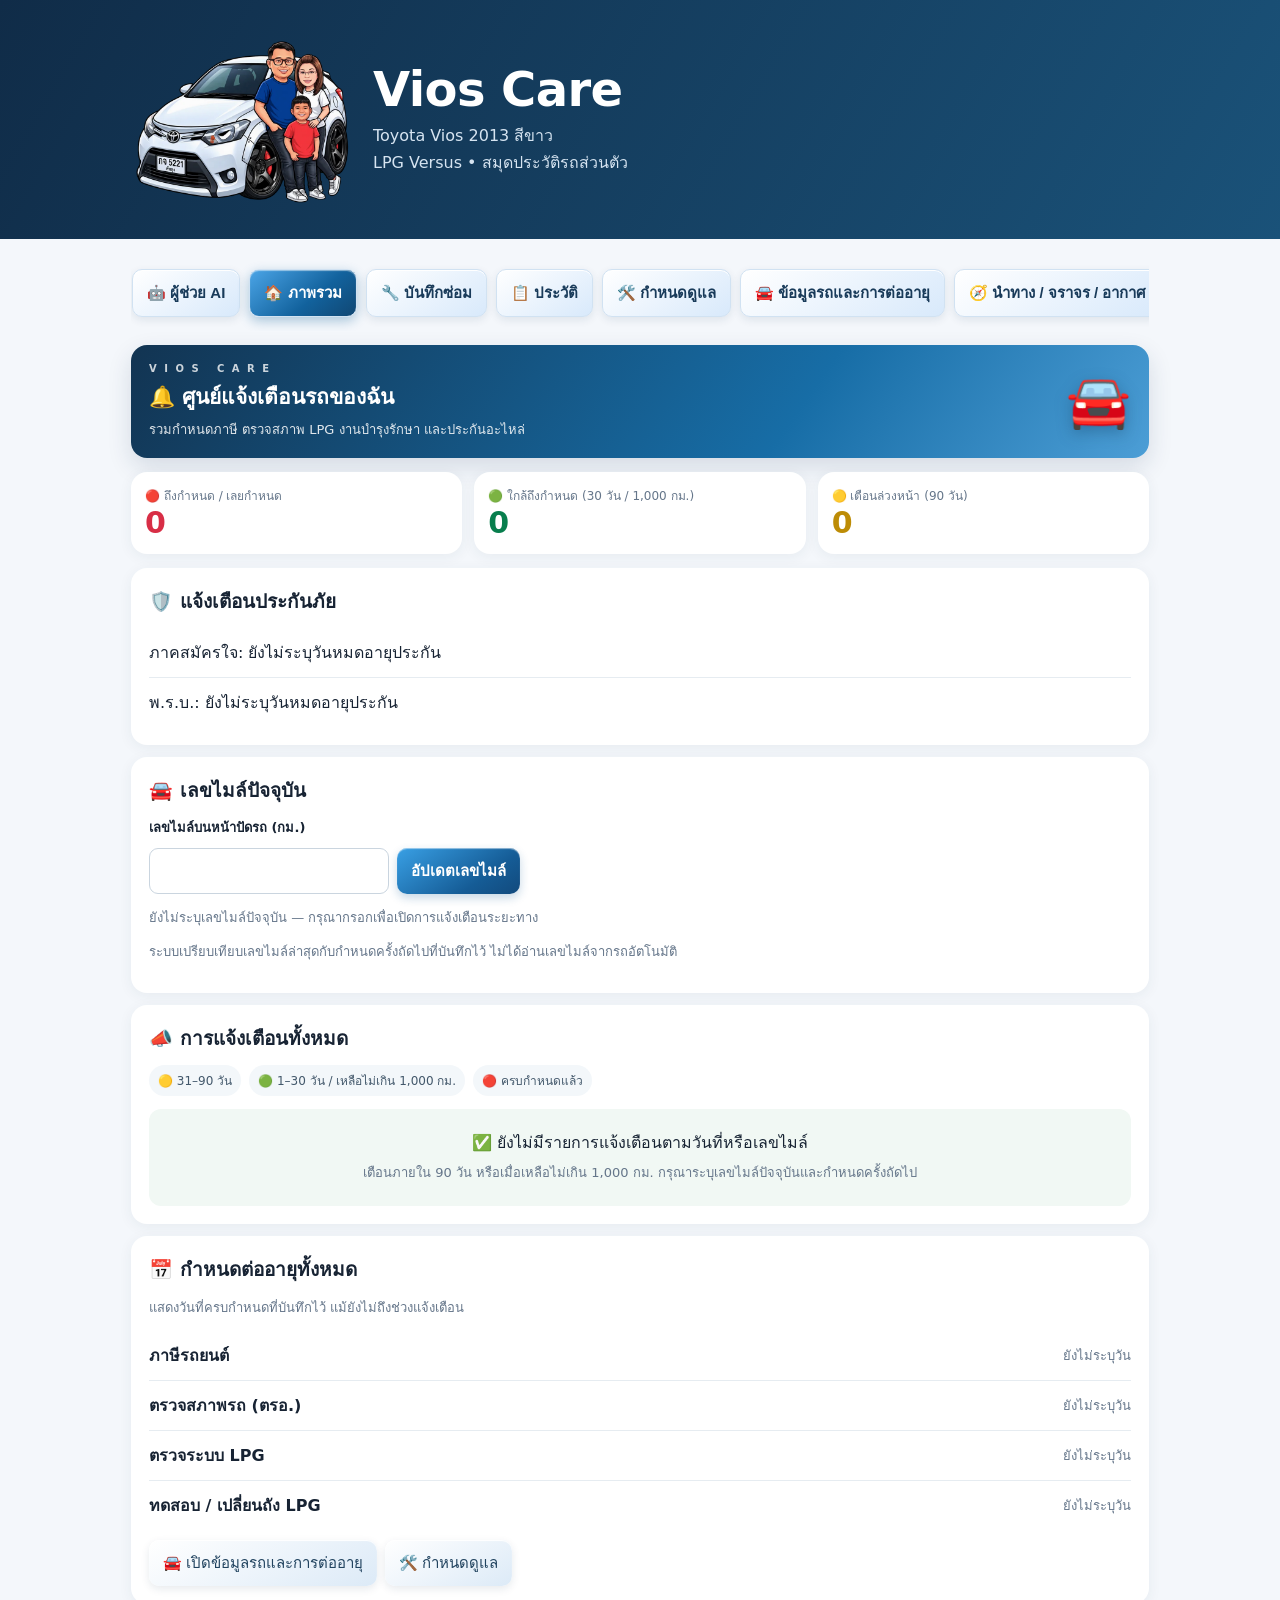
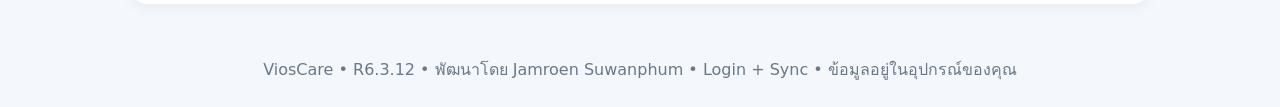
<file:  index.html>
<!doctype html><html lang="th"><head><meta charset="utf-8"><meta name="viewport" content="width=device-width,initial-scale=1"><link rel="manifest" href="./manifest.webmanifest"><meta name="theme-color" content="#16314e"><meta name="mobile-web-app-capable" content="yes"><link rel="icon" type="image/png" href="./icon-192.png?v=6310"><link rel="apple-touch-icon" href="./icon-192.png?v=6310"><title>ViosCare R6.3.12 — สมุดบำรุงรักษารถ</title><style>
:root{font-family:system-ui,'Noto Sans Thai',sans-serif;color:#172333;background:#f4f7fb}*{box-sizing:border-box}body{margin:0}header{background:#16314e;color:white;padding:20px 16px}header h1{margin:0;font-size:24px}header p{margin:5px 0 0;color:#d6e4f1}.wrap{max-width:1050px;margin:auto;padding:16px}nav{display:flex;gap:8px;overflow:auto;padding:12px 0}button,.btn{border:0;border-radius:10px;background:#175a91;color:white;padding:11px 14px;font-size:15px;cursor:pointer;text-decoration:none;display:inline-block}nav button{white-space:nowrap;background:#e3edf6;color:#17314e}nav button.active{background:#175a91;color:white}.card{background:white;border-radius:16px;padding:18px;margin:12px 0;box-shadow:0 3px 14px #203c5510}.grid{display:grid;grid-template-columns:repeat(auto-fit,minmax(210px,1fr));gap:12px}label{display:block;font-size:13px;font-weight:650;margin-bottom:5px}input,select,textarea{width:100%;padding:11px;border:1px solid #cad5df;border-radius:9px;background:white;font:inherit}textarea{min-height:70px}.field{margin:8px 0}.muted{color:#65768a;font-size:13px}.stat{font-size:25px;font-weight:750;color:#175a91}.item{border-bottom:1px solid #e6ecf1;padding:12px 0}.item:last-child{border:0}.row{display:flex;justify-content:space-between;gap:12px;align-items:center;flex-wrap:wrap}.tag{display:inline-block;padding:4px 9px;background:#edf4fa;border-radius:20px;font-size:12px}.warn{background:#fff0d8;color:#8b5200}.danger{background:#ffe3e3;color:#9d2727}.good{background:#e2f5e8;color:#176b37}.hidden{display:none!important}.secondary{background:#e8eff6;color:#21435f}.red{background:#b83c43}h2{font-size:19px;margin:0 0 12px}h3{font-size:16px;margin:12px 0 6px}.actions{display:flex;gap:8px;flex-wrap:wrap;margin-top:10px}.small{font-size:12px}a{color:#175a91}footer{text-align:center;color:#68798a;padding:25px 10px}#photoPreview img{max-height:90px;margin:5px;border-radius:8px}.photo-thumb{display:inline-block;position:relative;margin:6px}.photo-thumb img{display:block;max-width:110px;max-height:110px;object-fit:cover;border-radius:8px}.photo-remove{position:absolute;top:-8px;right:-8px;min-width:30px;min-height:30px;padding:0;border:2px solid white;border-radius:50%;background:#b83c43;color:#fff;font-size:22px;font-weight:800;line-height:1;box-shadow:0 2px 7px #0004;z-index:2}details{margin:8px 0}summary{cursor:pointer;font-weight:600}@media(max-width:600px){header h1{font-size:21px}.wrap{padding:10px}.card{padding:14px}}
/* Dashboard and colorful glossy controls */
nav{gap:9px;padding:14px 1px;scrollbar-width:thin}
nav button{background:linear-gradient(145deg,#ffffff,#d8e9fb);color:#193b5a;box-shadow:0 3px 8px #16314e19,inset 0 1px 0 #fff;border:1px solid #d1e2f2;font-weight:700}
nav button.active{background:linear-gradient(140deg,#4ba5e7 0%,#12629d 60%,#104773 100%);color:white;box-shadow:0 4px 12px #12629d55,inset 0 1px 1px #ffffff80}
button:not(nav button):not(.red):not(.secondary),.btn:not(.secondary){background:linear-gradient(145deg,#39a0e5,#155c96 68%,#124a7d);box-shadow:0 4px 10px #155c963d,inset 0 1px 1px #ffffff85;font-weight:650}
button.secondary,.btn.secondary{background:linear-gradient(150deg,#fff,#dceaf7);box-shadow:0 3px 8px #16314e1a,inset 0 1px 1px #fff}
button.red{background:linear-gradient(150deg,#f1787d,#bd3545);box-shadow:0 3px 9px #a3263550}
button:active{transform:translateY(1px)}
.dashboard-hero{background:linear-gradient(125deg,#123452 0%,#176da6 65%,#4c9ed6 100%);color:#fff;box-shadow:0 9px 24px #12345224;overflow:hidden}
.dashboard-hero h2{font-size:21px}.dashboard-hero .eyebrow{font-size:10px;letter-spacing:2px;opacity:.78;font-weight:750}.hero-symbol{font-size:52px;filter:drop-shadow(0 5px 8px #092d4a50)}
.dashboard-counts{grid-template-columns:repeat(3,minmax(0,1fr))}.dashboard-counts .card{margin:2px 0;padding:14px}.dashboard-counts .muted{font-size:12px}.dashboard-counts .stat{font-size:30px}
.danger-number{color:#d82e46}.near-number{color:#087e4d}.early-number{color:#bd8c06}
.legend{display:flex;gap:8px;flex-wrap:wrap;font-size:12px;margin:0 0 13px;color:#43586b}.legend span{background:#f3f7fa;border-radius:20px;padding:6px 9px}
.alert-tile{display:flex;align-items:center;gap:11px;padding:13px;margin:10px 0;border-radius:14px;border:1px solid transparent;box-shadow:0 2px 9px #16314e0b}
.alert-tile.red{background:linear-gradient(120deg,#fff1f1,#ffdedf);border-color:#f8bfc4}.alert-tile.green{background:linear-gradient(120deg,#eafaf0,#cff1dd);border-color:#afe0c2}.alert-tile.yellow{background:linear-gradient(120deg,#fffbed,#fff0be);border-color:#f4df95}
.alert-icon{font-size:23px;filter:drop-shadow(0 2px 3px #0002)}.alert-content{flex:1;min-width:0}.alert-content b{font-size:14px}.alert-content .muted{margin-top:4px;font-size:12px}.alert-status{font-weight:750;font-size:12px;white-space:nowrap}.red .alert-status{color:#ae2637}.green .alert-status{color:#086b43}.yellow .alert-status{color:#966b00}
.status-chip{padding:7px 10px;border-radius:16px;font-size:12px;font-weight:750;white-space:nowrap}.status-chip.red{background:#ffdee1;color:#a52335}.status-chip.green{background:#d8f4e3;color:#087047}.status-chip.yellow{background:#fff1c3;color:#986d00}.status-chip.neutral{background:#e8f0f8;color:#335b80}
.empty-state{background:#f1f8f4;padding:20px;text-align:center;border-radius:12px;line-height:1.8}
@media(max-width:600px){.dashboard-counts{gap:7px}.dashboard-counts .card{padding:10px}.dashboard-counts .stat{font-size:25px}.dashboard-counts .muted{font-size:11px}.alert-tile{gap:7px;padding:10px}.alert-status{font-size:11px}.hero-symbol{font-size:38px}}

/* Nearby services */
.svc-grid{display:grid;grid-template-columns:repeat(auto-fit,minmax(150px,1fr));gap:10px;margin-top:10px}
.svc{display:flex;flex-direction:column;align-items:center;gap:6px;text-align:center;padding:14px 8px;border-radius:14px;background:linear-gradient(150deg,#fff,#e3eefa);border:1px solid #d1e2f2;color:#193b5a;font-weight:700;font-size:14px;text-decoration:none;box-shadow:0 3px 8px #16314e14}
.svc.wide{grid-column:1/-1;flex-direction:row;justify-content:center;gap:10px}.svc-3{grid-template-columns:repeat(3,minmax(0,1fr))}.svc span{font-size:28px}@media(max-width:380px){.svc-3{grid-template-columns:repeat(2,minmax(0,1fr))}}.svc.sos{background:linear-gradient(150deg,#fff1f1,#ffd6d9);border-color:#f3b4ba;color:#a52335}
.loc-status{font-size:13px;padding:9px 12px;border-radius:10px;background:#edf4fa;color:#264b6c;margin:8px 0}.loc-status.ok{background:#d8f4e3;color:#087047}.loc-status.bad{background:#fff1c3;color:#7a5600}

header .brand-layout{display:flex;align-items:center;gap:22px;max-width:1050px}header .brand-photo{width:140px;height:auto;display:block;border-radius:16px;border:2px solid #ffffff70;box-shadow:0 6px 20px #0003;flex-shrink:0}header .brand-copy{min-width:0}header .brand-copy p{line-height:1.7}header{background:linear-gradient(120deg,#102c48,#1a5279)}@media(max-width:600px){header{padding:10px 6px}header .brand-layout{gap:14px}header .brand-photo{width:100px}header .brand-copy h1{font-size:24px}header .brand-copy p{font-size:12px}}

header .brand-layout{gap:22px}header .brand-photo{width:220px;max-width:44%;height:auto;border:0;border-radius:0;box-shadow:none}header .brand-copy h1{font-size:clamp(32px,5vw,48px);line-height:1.12;font-weight:800;letter-spacing:-.6px} @media(max-width:600px){header .brand-layout{gap:12px}header .brand-photo{width:42%;max-width:170px}header .brand-copy h1{font-size:clamp(30px,8.2vw,40px)}}
[hidden]{display:none!important}

#ai .vios-ai-bubble{padding:14px;border-radius:15px;font-size:19px;line-height:1.7;white-space:pre-wrap;overflow-wrap:anywhere;max-width:95%}#ai .vios-ai-bubble.user{background:#d9f1e6;align-self:flex-end}#ai .vios-ai-bubble.assistant{background:#eaf1fa;align-self:flex-start}#viosAiMessages{height:40vh;min-height:230px;overflow:auto;display:flex;flex-direction:column;gap:12px;padding:12px;background:#f8fafc;border-radius:14px}#viosAiQuestion{font-size:20px;min-height:100px}#ai button{font-size:19px;min-height:52px}#ai label{font-size:17px}#ai .vios-ai-check{width:23px;height:23px}#ai .vios-ai-options{display:flex;gap:14px;align-items:center;flex-wrap:wrap}#ai .vios-ai-options label{display:flex;align-items:center;gap:8px}
#viosAiMic.vios-ai-active{background:#bd3d36;color:#fff}#ai .vios-ai-presets{display:grid;grid-template-columns:1fr 1fr;gap:9px;margin-top:12px}#ai .vios-ai-presets button{font-size:16px;text-align:left}#viosAiStatus{font-weight:650}@media(max-width:390px){#ai .vios-ai-presets{grid-template-columns:1fr}}
#ai .vios-voice-main{text-align:center;padding:20px 12px;background:#edf5fb;border-radius:22px;margin:14px 0}#ai .vios-voice-main button{font-size:24px;font-weight:750;min-height:94px;width:min(100%,330px);border-radius:60px;background:linear-gradient(130deg,#278fbd,#145d9c);color:white;box-shadow:0 7px 18px #174b7830}#ai .vios-voice-main button.vios-ai-active{background:#b63e45}#ai .vios-ai-extra{margin-top:16px;padding:12px;background:#f8fafc;border-radius:12px}#ai .vios-ai-extra summary{cursor:pointer;font-weight:650}#ai .vios-ai-extra label{display:block;margin-top:12px}#ai [hidden]{display:none!important}

/* Compact chat redesign: existing Gemini/voice handlers remain unchanged */
#ai .vios-chat-shell{background:#fff;border-radius:23px;overflow:hidden;box-shadow:0 8px 28px #16314e12;margin:12px 0 24px}
#ai .vios-chat-banner{padding:26px 23px 23px;background:linear-gradient(125deg,#123b60,#2089cb 70%,#85c9e6);color:white}
#ai .vios-chat-brand{font-size:clamp(30px,7vw,44px);font-weight:850;letter-spacing:-1.5px;line-height:1.1}
#ai .vios-chat-brand span{color:#c7ecff}#ai .vios-chat-sub{font-size:13px;margin-top:7px;color:#e4f5ff}
#ai .vios-chat-heading{padding:16px 19px 8px;font-size:16px;font-weight:800;color:#193e5b}
#ai .vios-chat-heading small{display:block;font-size:12px;font-weight:450;color:#718397;margin:4px 0 0 13px}
#ai .vios-chat-online{display:inline-block;width:8px;height:8px;background:#21a77a;border-radius:50%;vertical-align:middle}
#ai #viosAiMessages{height:42vh;min-height:265px;max-height:550px;border-radius:0;background:#fff;padding:16px 18px;gap:13px}
#ai .vios-ai-bubble{font-size:16px;line-height:1.6;max-width:88%;padding:12px 15px;border-radius:19px}
#ai .vios-ai-bubble.user{background:#e0f4ec;color:#183e33}#ai .vios-ai-bubble.assistant{background:#eef3fa;color:#263c53}
#ai .vios-chat-controls{padding:13px 17px 20px;border-top:1px solid #edf1f6}
#ai .vios-chat-compose{display:flex;align-items:center;gap:8px;padding:6px 7px 6px 14px;border:1px solid #d7e2ec;border-radius:30px;box-shadow:0 2px 9px #193b5a0c}
#ai #viosAiQuestion{resize:none;min-height:35px;height:39px;max-height:105px;padding:9px 0;border:0;outline:0;box-shadow:none;background:transparent;font-size:15px;flex:1;min-width:0}
#ai #viosAiMic,#ai #viosAiSend{width:40px;height:40px;min-height:40px;flex-shrink:0;border-radius:50%;padding:0;display:grid;place-items:center;font-size:19px}
#ai #viosAiMic{background:#edf3f9;color:#25648d;box-shadow:none}#ai #viosAiMic.vios-ai-active{background:#bc444c;color:white}
#ai #viosAiSend{background:#2185cf;color:white}#ai .vios-mic-label{display:none}
#ai .vios-chat-shortcut-title{font-size:12px;font-weight:700;color:#6e8091;margin:17px 2px 9px}
#ai .vios-ai-presets{display:grid;grid-template-columns:repeat(2,minmax(0,1fr));gap:8px;margin:0}
#ai .vios-ai-presets button{display:flex;align-items:center;justify-content:center;gap:5px;min-height:44px;padding:9px 7px;font-size:13px;text-align:center;background:#edf4fb;color:#244a6b;border:1px solid #dceaf5;box-shadow:none;border-radius:13px}
#ai #viosAiStatus{font-size:12px;color:#427292;margin:12px 2px 4px}#ai .vios-chat-privacy{font-size:11px;color:#83919e;line-height:1.6;margin:5px 2px 0}
@media(max-width:390px){#ai .vios-ai-presets{grid-template-columns:repeat(2,minmax(0,1fr))}#ai .vios-ai-presets button{font-size:12px}#ai .vios-chat-controls{padding:12px}}

/* R6.3.12: compact reference-image chat banner; other AI controls remain unchanged */
#ai .vios-chat-banner{height:clamp(112px,29vw,185px);padding:0;background:#d8efff url('./vioscare-chat-banner.jpg') center center / contain no-repeat;color:transparent}
@media(max-width:520px){#ai .vios-chat-banner{height:clamp(108px,29vw,148px)}}
</style></head><body>
<header><div class="wrap brand-layout"><img class="brand-photo" src="[data-uri]"" alt="ภาพครอบครัวกับรถ Toyota Vios สีขาว"><div class="brand-copy"><h1>Vios Care</h1><p>Toyota Vios 2013 สีขาว<br>LPG Versus • สมุดประวัติรถส่วนตัว</p></div></div></header><main class="wrap"><nav id="nav"><button data-tab="ai">🤖 ผู้ช่วย AI</button><button data-tab="home" class="active">🏠 ภาพรวม</button><button data-tab="add">🔧 บันทึกซ่อม</button><button data-tab="history">📋 ประวัติ</button><button data-tab="tasks">🛠️ กำหนดดูแล</button><button data-tab="vehicle">🚘 ข้อมูลรถและการต่ออายุ</button><button data-tab="navigation">🧭 นำทาง / จราจร / อากาศ</button><button data-tab="nearby">📍 บริการใกล้ฉัน</button><button data-tab="contacts">🏪 ร้านและอู่</button><button data-tab="fuelLog">⛽ เติมน้ำมัน / แก๊ส LPG</button><button data-tab="report">💰 ค่าใช้จ่าย</button><button data-tab="travel">🌴 เที่ยว / คาเฟ่ / ร้านอาหาร</button><button data-tab="insurance">🚨 แจ้งอุบัติเหตุ / เคลมประกัน</button><button data-tab="settings">💾 สำรองข้อมูล / พิมพ์ PDF</button><button data-tab="cloud">☁️ บัญชี / ซิงก์</button></nav><p id="cloudBadge" role="status" style="padding:0 16px;font-size:14px"></p>
<section id="ai" class="hidden"><div class="vios-chat-shell"><div class="vios-chat-banner" role="img" aria-label="ViosCare ผู้ช่วยดูแลรถ Toyota Vios รถสีขาวริมทะเล"></div><div class="vios-chat-heading"><span class="vios-chat-online"></span> ผู้ช่วย AI ViosCare <small>ถามเรื่องรถและข้อมูลที่บันทึกไว้ได้</small></div><div id="viosAiMessages" aria-live="polite"><div class="vios-ai-bubble assistant">สวัสดีครับ มีอะไรให้ผมช่วยดูแลรถ Vios ของคุณบ้างครับ</div></div><div class="vios-chat-controls"><div class="vios-chat-compose"><textarea id="viosAiQuestion" rows="1" aria-label="พิมพ์คำถาม" placeholder="พิมพ์คำถามที่นี่..."></textarea><button id="viosAiMic" type="button" aria-label="เริ่มหรือหยุดสนทนาด้วยเสียง">🎤<span class="vios-mic-label">เริ่มสนทนา</span></button><button id="viosAiSend" type="button" aria-label="ส่งข้อความ">➤</button></div><div class="vios-chat-shortcut-title">คำถามลัด · แตะเพื่อวิเคราะห์ทันที</div><div class="vios-ai-presets"><button type="button" data-vios-q="ช่วยวิเคราะห์ประวัติซ่อมบำรุงรถที่บันทึกไว้ สรุปงานล่าสุด ค่าใช้จ่าย และสิ่งที่ควรติดตาม">🔧 <span>ประวัติซ่อม</span></button><button type="button" data-vios-q="ช่วยตรวจวันครบกำหนดต่ออายุภาษีรถ ประกันภัย พ.ร.บ. และตรวจสภาพ LPG จากข้อมูลในแอป พร้อมบอกวันที่">📅 <span>วันต่ออายุ</span></button><button type="button" data-vios-q="ช่วยวิเคราะห์ประวัติเติมน้ำมันเบนซินและ LPG ล่าสุดในแอป สรุปปริมาณ ค่าใช้จ่าย และแนวโน้มที่คำนวณได้">⛽ <span>เบนซิน / LPG</span></button><button type="button" data-vios-q="ช่วยตรวจรายการบำรุงรักษาและการต่ออายุที่ใกล้ครบกำหนดจากข้อมูลรถ พร้อมจัดลำดับสิ่งที่ควรทำ">🔔 <span>ใกล้ครบกำหนด</span></button></div><p id="viosAiStatus" role="status" aria-live="polite">พร้อมช่วยดูแลรถของคุณ</p><p class="vios-chat-privacy">เมื่ออนุญาตครั้งแรก ระบบจะส่งข้อมูลรถที่เกี่ยวข้องให้ Gemini เพื่อวิเคราะห์เท่านั้น · AI ไม่แก้ไขข้อมูลรถ</p></div><input type="checkbox" id="viosAiAutoSpeak" checked hidden><button id="viosAiReplay" hidden type="button">ฟังซ้ำ</button><button id="viosAiStop" hidden type="button">หยุด</button></div></section>
<section id="home">
<div class="card dashboard-hero"><div class="row"><div><div class="eyebrow">V I O S &nbsp; C A R E</div><h2 style="margin:6px 0">🔔 ศูนย์แจ้งเตือนรถของฉัน</h2><p style="margin:0;opacity:.87;font-size:13px">รวมกำหนดภาษี ตรวจสภาพ LPG งานบำรุงรักษา และประกันอะไหล่</p></div><span class="hero-symbol">🚘</span></div></div>
<div class="grid dashboard-counts"><div class="card"><div class="muted">🔴 ถึงกำหนด / เลยกำหนด</div><div class="stat danger-number" id="overdueCount">0</div></div><div class="card"><div class="muted">🟢 ใกล้ถึงกำหนด (30 วัน / 1,000 กม.)</div><div class="stat near-number" id="nearCount">0</div></div><div class="card"><div class="muted">🟡 เตือนล่วงหน้า (90 วัน)</div><div class="stat early-number" id="earlyCount">0</div></div></div>
<div class="card"><h2>🛡️ แจ้งเตือนประกันภัย</h2><div id="insuranceAlerts"></div></div><div class="card"><h2>🚘 เลขไมล์ปัจจุบัน</h2><form id="dashboardMileageForm" onsubmit="event.preventDefault();updateDashboardMileage()"><label for="dashboardMileage">เลขไมล์บนหน้าปัดรถ (กม.)</label><div class="actions"><input id="dashboardMileage" type="number" min="0" step="1" required style="max-width:240px"><button type="submit">อัปเดตเลขไมล์</button></div></form><p id="mileageStatus" class="muted"></p><p class="muted">ระบบเปรียบเทียบเลขไมล์ล่าสุดกับกำหนดครั้งถัดไปที่บันทึกไว้ ไม่ได้อ่านเลขไมล์จากรถอัตโนมัติ</p></div><div class="card"><h2>📣 การแจ้งเตือนทั้งหมด</h2><div class="legend"><span>🟡 31–90 วัน</span><span>🟢 1–30 วัน / เหลือไม่เกิน 1,000 กม.</span><span>🔴 ครบกำหนดแล้ว</span></div><div id="alerts"></div></div>
<div class="card"><h2>📅 กำหนดต่ออายุทั้งหมด</h2><p class="muted">แสดงวันที่ครบกำหนดที่บันทึกไว้ แม้ยังไม่ถึงช่วงแจ้งเตือน</p><div id="dashboardRenewals"></div><div class="actions"><button class="secondary" onclick="setTab('vehicle')">🚘 เปิดข้อมูลรถและการต่ออายุ</button><button class="secondary" onclick="setTab('tasks')">🛠️ กำหนดดูแล</button></div></div>
</section>
<section id="add" class="hidden"><div class="card"><h2 id="formTitle">บันทึกงานซ่อม / เปลี่ยนอะไหล่</h2><form id="repairForm"><input type="hidden" name="id"><div class="grid"><div class="field"><label>เลขไมล์ครบกำหนดครั้งถัดไป (กม.)</label><input name="nextKm" type="number" min="0" step="1"></div><div class="field"><label>วันที่ครบกำหนดครั้งถัดไป</label><input name="nextDate" type="date"></div><div class="field"><label>วันที่ซ่อม *</label><input name="date" type="date" required></div><div class="field"><label>เลขไมล์ขณะซ่อม (กม.)</label><input name="mileage" type="number" min="0"></div><div class="field"><label>หมวดหมู่ *</label><select name="category" required></select></div><div class="field"><label>ชื่ออะไหล่ / รายการซ่อม *</label><input name="part" required placeholder="เช่น ดุมล้อหน้า"></div><div class="field"><label>ตำแหน่ง</label><select name="position"><option value="">ไม่ระบุ</option><option>หน้าซ้าย</option><option>หน้าขวา</option><option>หลังซ้าย</option><option>หลังขวา</option><option>หน้าคู่</option><option>หลังคู่</option><option>ทั้งชุด</option><option>อื่น ๆ</option></select></div><div class="field"><label>ยี่ห้อ / รุ่นอะไหล่</label><input name="brand"></div><div class="field"><label>จำนวน</label><input name="quantity" type="number" min="1" value="1"></div><div class="field"><label>ช่องทางซื้อ</label><select name="channel"><option>ร้านทั่วไป</option><option>Shopee</option><option>Lazada</option><option>อื่น ๆ</option></select></div><div class="field"><label>ชื่อร้านขายอะไหล่</label><input name="seller" list="sellerList"></div><div class="field"><label>เบอร์โทรร้านอะไหล่</label><input name="sellerPhone" type="tel"></div><div class="field"><label>ลิงก์สินค้า / ร้านค้าออนไลน์</label><input name="productUrl" type="url" placeholder="https://..."></div><div class="field"><label>วันที่สั่งซื้อ</label><input name="orderDate" type="date"></div><div class="field"><label>วันที่ได้รับสินค้า</label><input name="receivedDate" type="date"></div><div class="field"><label>ชื่ออู่ / ช่าง</label><input name="garage" list="garageList"></div><div class="field"><label>เบอร์โทรอู่ / ช่าง</label><input name="garagePhone" type="tel"></div><div class="field"><label>ที่อยู่ร้าน / อู่ หรือพิกัด</label><input name="address"></div><div class="field"><label>ลิงก์ Google Maps</label><input name="mapsUrl" type="url" placeholder="https://maps.google.com/..."></div><div class="field"><label>ค่าอะไหล่ (บาท)</label><input name="partsCost" type="number" min="0" step="0.01" value="0"></div><div class="field"><label>ค่าจัดส่ง (บาท)</label><input name="shippingCost" type="number" min="0" step="0.01" value="0"></div><div class="field"><label>ค่าแรง (บาท)</label><input name="laborCost" type="number" min="0" step="0.01" value="0"></div><div class="field"><label>ค่าอื่น ๆ (บาท)</label><input name="otherCost" type="number" min="0" step="0.01" value="0"></div><div class="field"><label>สถานะรับประกัน</label><select name="warrantyType" id="warrantyType"><option value="unknown">ไม่ทราบ</option><option value="none">ไม่มีประกัน</option><option value="duration">มีประกัน</option></select></div><div class="field"><label>วันเริ่มรับประกัน</label><input name="warrantyStart" type="date"></div><div class="field"><label>จำนวนระยะรับประกัน</label><input name="warrantyValue" type="number" min="1" placeholder="เช่น 180 หรือ 2"></div><div class="field"><label>หน่วยรับประกัน</label><select name="warrantyUnit"><option value="days">วัน</option><option value="months">เดือน</option><option value="years">ปี</option></select></div></div><div class="field"><label>เงื่อนไขรับประกัน / หมายเหตุ</label><textarea name="notes"></textarea></div><div class="field"><label>แนบรูปใบเสร็จ / อะไหล่ (เลือกได้หลายรูป, เก็บในเครื่อง)</label><input id="photos" type="file" accept="image/*" multiple><div id="photoPreview"></div><div class="muted">ภาพจะถูกย่อขนาดก่อนจัดเก็บเพื่อประหยัดพื้นที่ • แตะ × ที่มุมรูปเพื่อลบรูปนั้น</div></div><p><strong>รวมค่าใช้จ่าย: <span id="formTotal">฿0</span></strong></p><div class="actions"><button type="submit">บันทึกข้อมูล</button><button type="button" class="secondary" onclick="resetRepair()">ล้างฟอร์ม</button></div></form><datalist id="sellerList"></datalist><datalist id="garageList"></datalist></div></section>
<section id="history" class="hidden"><div class="card"><h2>ประวัติการซ่อม</h2><div class="grid"><input id="searchHistory" placeholder="ค้นหาชื่ออะไหล่ ร้าน หรืออู่"><select id="filterCategory"><option value="">ทุกหมวดหมู่</option></select></div><div id="historyList"></div></div></section>
<section id="tasks" class="hidden"><div class="card"><h2 id="taskFormTitle">กำหนดดูแลตามระยะ / เวลา</h2><p class="muted">กำหนดเองตามคู่มือและสภาพใช้งานจริง รายการที่ไม่ได้มีรอบเปลี่ยนแน่นอนให้ใช้การตรวจตามสภาพ</p><form id="taskForm"><div class="grid"><div class="field"><label>เลขไมล์ครบกำหนดครั้งถัดไป (กม.)</label><input name="nextKm" type="number" min="0" step="1"></div><div class="field"><label>วันที่ครบกำหนดครั้งถัดไป</label><input name="nextDate" type="date"></div><div class="field"><label>รายการดูแล *</label><input name="name" required placeholder="เช่น น้ำมันเครื่อง"></div><div class="field"><label>ทุกกี่กิโลเมตร (เว้นว่างได้)</label><input name="kmInterval" type="number" min="1"></div><div class="field"><label>ทุกกี่เดือน (เว้นว่างได้)</label><input name="monthInterval" type="number" min="1"></div><div class="field"><label>เลขไมล์ที่ทำครั้งล่าสุด</label><input name="lastKm" type="number" min="0"></div><div class="field"><label>วันที่ทำครั้งล่าสุด</label><input name="lastDate" type="date"></div></div><div class="actions"><button type="submit" id="taskSubmit">เพิ่มกำหนดดูแล</button><button type="button" class="secondary hidden" id="taskCancel" onclick="resetTaskForm()">ยกเลิกการแก้ไข</button></div></form><div id="taskList"></div></div></section>
<section id="vehicle" class="hidden"><div class="card"><h2>🚘 ข้อมูลประจำรถ</h2><p class="muted">เก็บรายละเอียดรถและเอกสารการต่ออายุไว้ในหน้าเดียวกัน • ช่องที่ยังไม่ทราบสามารถเว้นว่างได้</p><form id="vehicleDetailForm"><div class="grid">
<div class="field"><label>ยี่ห้อรถ</label><input name="make" placeholder="Toyota"></div><div class="field"><label>รุ่นรถ</label><input name="model" placeholder="Vios"></div><div class="field"><label>ปีรถ (ค.ศ.)</label><input name="year" type="number" min="1900" max="2100" placeholder="2013"></div><div class="field"><label>สีรถ</label><input name="color" placeholder="ขาว"></div><div class="field"><label>ทะเบียนรถ</label><input name="plate" placeholder="ทะเบียนรถ"></div><div class="field"><label>จังหวัดทะเบียน</label><input name="province" placeholder="จังหวัด"></div><div class="field"><label>เลขไมล์ปัจจุบัน (กม.)</label><input name="mileage" type="number" min="0"></div><div class="field"><label>เลขตัวถัง (VIN)</label><input name="vin" placeholder="กรอกหากต้องการ"></div><div class="field"><label>เลขเครื่องยนต์</label><input name="engineNo"></div><div class="field"><label>ประเภทเชื้อเพลิง</label><input name="fuel" placeholder="เบนซิน / LPG"></div></div><button type="submit">บันทึกข้อมูลรถ</button></form></div>
<div class="card"><h2>🗓️ ภาษีรถยนต์และตรวจสภาพ</h2><form id="taxForm"><div class="grid"><div class="field"><label>วันที่ต่อภาษีล่าสุด</label><input name="taxPaid" type="date"></div><div class="field"><label>วันสิ้นอายุภาษี (ตามป้ายวงกลม)</label><input name="taxDue" type="date"></div><div class="field"><label>วันที่ตรวจสภาพรถ (ตรอ.) ล่าสุด</label><input name="inspectionLast" type="date"></div><div class="field"><label>วันนัดตรวจสภาพรถครั้งถัดไป</label><input name="inspectionDue" type="date"></div><div class="field"><label>ค่าภาษี / ค่าใช้จ่าย (บาท)</label><input name="taxCost" type="number" min="0" step="0.01"></div><div class="field"><label>สถานที่ต่อภาษี / ตรวจสภาพ</label><input name="taxPlace"></div></div><div class="field"><label>หมายเหตุ / เลขที่เอกสาร</label><textarea name="taxNotes"></textarea></div><button type="submit">บันทึกข้อมูลภาษีและตรวจสภาพ</button></form></div>
<div class="card"><h2>⛽ ข้อมูลถังแก๊สและระบบ LPG</h2><p class="muted">แยกวันที่ติดตั้ง วันผลิตถัง วันตรวจระบบ และวันทดสอบถัง เพื่อไม่ให้สับสนกัน กรุณาอ้างอิงเอกสารและผู้ตรวจที่ได้รับอนุญาต</p><form id="lpgForm"><div class="grid"><div class="field"><label>ยี่ห้อระบบแก๊ส</label><input name="lpgBrand" placeholder="Versus"></div><div class="field"><label>ยี่ห้อ / รุ่นถังแก๊ส</label><input name="tankBrand"></div><div class="field"><label>หมายเลขถังแก๊ส</label><input name="tankSerial"></div><div class="field"><label>วันผลิตถังแก๊ส</label><input name="tankManufactured" type="date"></div><div class="field"><label>วันที่ติดตั้งระบบ LPG</label><input name="lpgInstalled" type="date"></div><div class="field"><label>วันที่เปลี่ยนถังล่าสุด</label><input name="tankReplaced" type="date"></div><div class="field"><label>วันที่ตรวจระบบ LPG ล่าสุด</label><input name="lpgCheckLast" type="date"></div><div class="field"><label>กำหนดตรวจระบบ LPG ครั้งถัดไป</label><input name="lpgCheckDue" type="date"></div><div class="field"><label>วันที่ทดสอบถังล่าสุด</label><input name="tankTestLast" type="date"></div><div class="field"><label>กำหนดทดสอบ / เปลี่ยนถังตามเอกสาร</label><input name="tankTestDue" type="date"></div><div class="field"><label>อู่ติดตั้ง / สถานตรวจ LPG</label><input name="lpgShop"></div><div class="field"><label>ค่าใช้จ่ายล่าสุด (บาท)</label><input name="lpgCost" type="number" min="0" step="0.01"></div></div><div class="field"><label>หมายเหตุ / เอกสารรับรอง</label><textarea name="lpgNotes"></textarea></div><button type="submit">บันทึกข้อมูล LPG</button></form></div>
<div class="card"><h2>🔔 สรุปกำหนดต่ออายุ</h2><div id="renewalSummary"></div><p class="muted">แจ้งเตือนบนหน้าเว็บไซต์เมื่อเปิดใช้งาน โดยเริ่มแสดงเมื่อเหลือ 90 วันหรือน้อยกว่า ไม่ใช่การแจ้งเตือนแบบเด้งขณะปิดเว็บ</p></div></section><section id="navigation" class="hidden"><div class="card"><h2>🚦 สภาพจราจรใกล้ฉัน / นำทาง</h2><p class="muted">เปิด Google Maps เพื่อดูข้อมูลจราจรล่าสุดตามพื้นที่ที่ Google รองรับ เว็บไซต์ไม่อ่านพิกัดของคุณ • ต้องใช้อินเทอร์เน็ต</p><div class="actions"><a class="btn" href="https://www.google.com/maps/@?api=1&map_action=map" target="_blank" rel="noopener noreferrer">🚦 ดูสภาพจราจรใกล้ฉัน</a></div><p class="muted">ลิงก์จราจรไม่ส่งคำค้นเก่า Google Maps อาจจดจำมุมมองล่าสุดไว้เอง จึงไม่สามารถรับประกันการกลับตำแหน่งปัจจุบันทุกครั้ง ให้กดปุ่มระบุตำแหน่งใน Google Maps หากจำเป็น</p><p class="muted">เมื่อเปิด Google Maps ให้เลือกชั้นข้อมูล “การจราจร” หากยังไม่แสดงโดยอัตโนมัติ สีของถนนขึ้นอยู่กับข้อมูลที่ Google Maps มี</p><div class="field"><label>ปลายทางสำหรับขับรถ</label><input id="navDestination" placeholder="เช่น เซ็นทรัลสุพรรณบุรี หรือชื่อร้าน"></div><div class="actions"><button type="button" onclick="mapSearch(document.getElementById('navDestination').value)">🗺️ เปิดแผนที่</button><button type="button" onclick="viosNavigate(document.getElementById('navDestination').value)">🧭 นำทางด้วย Google Maps</button></div><p class="muted">Google Maps จะเลือกตำแหน่งเริ่มต้นเองเมื่อได้รับอนุญาต และให้ผู้ใช้ยืนยันการเริ่มนำทาง • 3D และเสียงภาษาไทยขึ้นกับแอป</p></div>
<div class="card" style="margin:14px 0;border:1px solid #c9dfef"><h3>📷 แจ้งเตือนกล้องจับความเร็ว — Waze</h3><p class="muted">เปิด Waze เพื่อนำทางด้วยรถยนต์และรับการแจ้งเตือนกล้องจับความเร็วตามข้อมูลที่ Waze รองรับ • ฟรี (อาจมีค่าอินเทอร์เน็ต) • ต้องเปิดการแจ้งเตือนใน Waze เอง</p><div class="actions"><a class="btn" href="https://www.waze.com/live-map/" target="_blank" rel="noopener noreferrer">📷 เปิด Waze / ดูเส้นทาง</a><a class="btn secondary" href="https://play.google.com/store/apps/details?id=com.waze" target="_blank" rel="noopener noreferrer">📲 ติดตั้ง Waze บน Android</a></div><div class="card"><h2>🌤️ สภาพอากาศ ณ ตำแหน่งปัจจุบัน</h2><p class="muted">กดดูสภาพอากาศล่าสุดและพยากรณ์ผ่าน Google ซึ่งจะใช้ตำแหน่งที่ Google ตรวจพบหรือที่คุณอนุญาต ไม่ใช้พิกัดจาก Vios Care และไม่บันทึกตำแหน่งลงเว็บไซต์</p><div class="actions"><a class="btn secondary" href="https://www.google.com/search?q=weather+forecast+near+me" target="_blank" rel="noopener noreferrer">🌦️ พยากรณ์อากาศพื้นที่ฉัน</a><a class="btn secondary" href="https://www.windy.com/" target="_blank" rel="noopener noreferrer">🌧️ แผนที่ฝนและลม (Windy)</a></div><p class="muted">หาก Google หรือ Windy แสดงพื้นที่เก่า ให้กดปุ่มตำแหน่งปัจจุบันภายในบริการนั้นและอนุญาตการเข้าถึงตำแหน่งเมื่อถูกถาม ข้อมูลอากาศต้องใช้อินเทอร์เน็ต และไม่สามารถรับประกันการระบุตำแหน่งอัตโนมัติได้ทุกเครื่อง</p></div></section><section id="nearby" class="hidden"><div class="card"><h2>📍 บริการใกล้ฉัน</h2><p class="muted">กดปุ่มเพื่อเปิด Google Maps ค้นหาจากตำแหน่งปัจจุบันของคุณ ตำแหน่งใช้ในเครื่องนี้เท่านั้น ไม่ถูกบันทึกหรืออัปโหลด</p>
<p class="muted">Google Maps จัดการตำแหน่งของคุณเอง เว็บไซต์ไม่อ่านหรือเก็บพิกัด</p>
<h3>🚗 คาร์แคร์ / ล้างรถ / ดูแลรถยนต์</h3><div class="svc-grid" id="svcCarcare"></div><div class="field"><label>ค้นหาร้านหรือพื้นที่</label><input id="carArea" placeholder="เช่น ร้านล้างรถสุพรรณบุรี"></div><button type="button" onclick="mapSearch(document.getElementById('carArea').value)">ค้นหาผ่าน Google Maps</button> <button type="button" onclick="viosNavigate(document.getElementById('carArea').value)">🚗 เริ่มนำทาง</button><h3>🩺 อู่เฉพาะทางตามอาการ</h3><p class="muted" style="margin:0">รถเสียแล้วเลือกร้านตรงกับอาการได้ทันที</p><div class="svc-grid svc-3" id="svcSpecial"></div><h3>🔧 อู่และศูนย์บริการ</h3><div class="svc-grid" id="svcGarage"></div>
<h3>⛽ เชื้อเพลิง</h3><div class="svc-grid" id="svcFuel"></div>
<p class="muted">Waze ไม่ใช่เครื่องตรวจจับเรดาร์จริง ไม่รับประกันการแจ้งเตือนทุกจุด และไม่สามารถบังคับเปิดเสียงเตือนจากเว็บไซต์ได้ โปรดปฏิบัติตามป้ายจำกัดความเร็ว</p></div>
<h3>🚨 บริการฉุกเฉินบนถนน</h3><div class="svc-grid" id="svcRoad"></div></div>
<div class="card"><h2>☎️ เบอร์ฉุกเฉิน</h2><p class="muted">กดเพื่อโทรทันที • ควรตรวจสอบเบอร์กับหน่วยงานอีกครั้ง</p><div id="emergencyDefaults"></div>
<h3>เบอร์ของฉัน (ประกัน / รถยก / ช่างประจำ)</h3><div id="emergencyCustom"></div>
<form id="emergencyForm"><div class="grid"><div class="field"><label>ชื่อ *</label><input name="name" required placeholder="เช่น ประกันภัย / รถยก"></div><div class="field"><label>เบอร์โทร *</label><input name="phone" type="tel" required></div><div class="field"><label>หมายเหตุ</label><input name="note" placeholder="เลขกรมธรรม์ ฯลฯ"></div></div><button type="submit">เพิ่มเบอร์</button></form></div>
<div class="card"><h2>🚗 ร้านคาร์แคร์ที่ใช้ประจำ</h2><form id="carcareForm"><input type="hidden" name="id"><div class="grid"><div class="field"><label>ชื่อร้าน *</label><input name="name" required></div><div class="field"><label>ประเภทบริการ</label><input name="type"></div><div class="field"><label>ที่อยู่</label><input name="address"></div><div class="field"><label>โทรศัพท์</label><input name="phone" type="tel"></div><div class="field"><label>Google Maps</label><input name="url" type="url"></div><div class="field"><label>หมายเหตุ</label><input name="note"></div></div><button type="submit">บันทึกร้าน</button> <button type="button" class="secondary" onclick="clearRecordForm('carcareForm')">ยกเลิกแก้ไข</button></form><input id="carcareSearch" placeholder="ค้นหาร้านที่บันทึก"><div id="carcareList"></div></div></section><section id="contacts" class="hidden"><div class="card"><h2>สมุดรายชื่อร้านอะไหล่และอู่ซ่อม</h2><p class="muted">รายชื่อรวบรวมจากประวัติซ่อมโดยอัตโนมัติ กดโทรหรือนำทางได้</p><div id="contactList"></div></div></section>
<section id="fuelLog" class="hidden"><div class="card"><h2>⛽ เติมน้ำมัน / แก๊ส LPG</h2><form id="fuelLogForm"><input type="hidden" name="id"><div class="grid"><div class="field"><label>วันที่ *</label><input name="date" type="date" required></div><div class="field"><label>เวลา</label><input name="time" type="time"></div><div class="field"><label>เลขไมล์ (กม.) *</label><input name="mileage" type="number" min="0" required></div><div class="field"><label>ประเภทเชื้อเพลิง</label><select name="fuelType"><option>เบนซิน</option><option>LPG</option></select></div><div class="field"><label>จำนวนลิตร *</label><input name="liters" type="number" min="0.001" step="0.001" required></div><div class="field"><label>ราคาต่อลิตร (บาท)</label><input name="pricePerLiter" type="number" min="0" step="0.001"></div><div class="field"><label>ยอดรวม (บาท)</label><input name="total" type="number" min="0" step="0.01"></div><div class="field"><label>สถานีบริการ</label><input name="station"></div><div class="field"><label>ประเภทการเติม</label><select name="fillType"><option>เต็มถัง</option><option>ไม่เต็มถัง</option></select></div><div class="field"><label>รูปใบเสร็จ</label><input id="fuelPhotos" type="file" accept="image/*" multiple><div class="muted">แตะ × ที่มุมรูปเพื่อลบรูปนั้น</div></div></div><div class="field"><label>หมายเหตุ</label><textarea name="note"></textarea></div><div id="fuelPhotoPreview"></div><div class="actions"><button type="submit">บันทึกการเติม</button><button type="button" class="secondary" onclick="resetFuelLog()">ยกเลิกแก้ไข</button></div></form></div><div class="card"><h2>สรุปและค้นหาการเติม</h2><p class="muted">กรอกชื่อสถานีหรือหมายเหตุ เลือกช่วงวันที่ แล้วกดค้นหา หากไม่กำหนดเงื่อนไขจะแสดงทั้งหมด</p><form id="fuelSearchForm"><div class="grid"><div class="field"><label for="fuelSearch">ชื่อสถานี / หมายเหตุ</label><input id="fuelSearch" placeholder="เช่น ชะมวง"></div><div class="field"><label for="fuelFrom">ตั้งแต่วันที่</label><input id="fuelFrom" type="date"></div><div class="field"><label for="fuelTo">ถึงวันที่ (รวมวันนี้ด้วย)</label><input id="fuelTo" type="date"></div><div class="field"><label for="fuelFilter">ประเภทเชื้อเพลิง</label><select id="fuelFilter"><option value="">เชื้อเพลิงทั้งหมด</option><option>เบนซิน</option><option>LPG</option></select></div></div><div class="actions"><button type="submit">🔍 ค้นหา</button><button type="button" class="secondary" onclick="clearFuelSearch()">แสดงทั้งหมด / ล้างการค้นหา</button></div></form><p id="fuelSearchStatus" role="status" aria-live="polite"></p><div id="fuelSummary"></div><div id="fuelList"></div></div></section><section id="report" class="hidden"><div class="card"><h2>สรุปค่าใช้จ่าย</h2><div class="grid"><div class="field"><label>ตั้งแต่เดือน / ปี</label><input id="expenseFrom" type="month"></div><div class="field"><label>ถึงเดือน / ปี</label><input id="expenseTo" type="month"></div><button type="button" onclick="clearExpenseRange()">ดูทั้งหมด</button></div><div id="expenseSummary"></div><div id="fuelExpenseSummary"></div></div></section>

<section id="travel" class="hidden"><div class="card"><h2>🌴 เที่ยว / คาเฟ่ / ร้านอาหาร</h2><div class="actions" id="travelTabs"><button type="button" onclick="showTravel('เที่ยว')">🏞️ สถานที่ท่องเที่ยว</button><button type="button" onclick="showTravel('คาเฟ่')">☕ คาเฟ่</button><button type="button" onclick="showTravel('ร้านอาหาร')">🍜 ร้านอาหาร</button></div><h3 id="travelTitle"></h3><div class="svc-grid" id="travelButtons"></div><div class="field"><label>ค้นหาชื่อสถานที่ จังหวัด อำเภอ หรือบริเวณ</label><input id="travelArea" placeholder="เช่น น้ำตกกาญจนบุรี"></div><button type="button" onclick="mapSearch(document.getElementById('travelArea').value)">ค้นหาผ่าน Google Maps</button> <button type="button" onclick="viosNavigate(document.getElementById('travelArea').value)">🚗 เริ่มนำทาง</button></div><div class="card"><h2>❤️ สถานที่โปรด</h2><form id="favoriteForm"><input type="hidden" name="id"><div class="grid"><div class="field"><label>ชื่อสถานที่ *</label><input name="name" required></div><div class="field"><label>ประเภท</label><select name="type"><option>เที่ยว</option><option>คาเฟ่</option><option>ร้านอาหาร</option></select></div><div class="field"><label>จังหวัดหรือที่อยู่</label><input name="address"></div><div class="field"><label>ลิงก์ Google Maps</label><input name="url" type="url"></div><div class="field"><label>โทรศัพท์</label><input name="phone" type="tel"></div><div class="field"><label>หมายเหตุ</label><input name="note"></div></div><div class="actions"><button type="submit">บันทึกสถานที่</button><button type="button" class="secondary" onclick="clearRecordForm('favoriteForm')">ยกเลิกแก้ไข</button></div></form><input id="favoriteSearch" placeholder="ค้นหาสถานที่โปรด"><div id="favoriteList"></div></div></section>
<section id="insurance" class="hidden"><div class="card"><h2>🚨 แจ้งอุบัติเหตุ / เคลมประกัน</h2><p>หากมีผู้บาดเจ็บ โทร <a href="tel:1669">1669</a> ก่อน เคลื่อนรถเฉพาะเมื่อปลอดภัย ถ่ายภาพสถานที่ ทะเบียน คู่กรณี และเตรียมเลขกรมธรรม์</p><h3>ชับบ์สามัคคีประกันภัย (ค่าเริ่มต้น)</h3><p class="muted">โปรดตรวจสอบหมายเลขกับกรมธรรม์หรือเว็บไซต์ทางการก่อนโทร</p><div class="actions"><a class="btn red" href="tel:1758">🚨 แจ้งเคลม 1758</a><a class="btn" href="tel:020395770">🚑 ฉุกเฉินทางการแพทย์ 02-039-5770</a><a class="btn" href="tel:020395720">🚗 ช่วยเหลือบนท้องถนน 02-039-5720</a></div><p>LINE: @ChubbThailand • บริการออนไลน์: MyAccount (ตรวจสอบผ่านเว็บไซต์ชับบ์)</p><h3>รายชื่อบริษัทประกันภัย</h3><input id="insSearch" placeholder="ค้นหาบริษัทประกันภัย"><div id="insCompanies"></div></div><div class="card"><h2>📄 ประกันภัยรถของฉัน</h2><form id="policyForm"><input type="hidden" name="id"><div class="grid"><div class="field"><label>บริษัทประกันภัย</label><input name="company" value="ชับบ์สามัคคีประกันภัย" list="companyOptions"></div><div class="field"><label>ประเภทประกัน</label><select name="type"><option>ภาคสมัครใจ</option><option>พ.ร.บ.</option></select></div><div class="field"><label>เลขกรมธรรม์</label><input name="number"></div><div class="field"><label>เริ่มคุ้มครอง</label><input name="start" type="date"></div><div class="field"><label>สิ้นสุดคุ้มครอง</label><input name="end" type="date"></div><div class="field"><label>เบอร์แจ้งเคลม</label><input name="phone" type="tel"></div><div class="field"><label>ชื่อตัวแทน</label><input name="agent"></div><div class="field"><label>เบอร์ตัวแทน</label><input name="agentPhone" type="tel"></div><div class="field"><label>หมายเหตุ</label><input name="note"></div></div><button type="submit">บันทึกกรมธรรม์</button> <button type="button" class="secondary" onclick="clearRecordForm('policyForm')">ยกเลิกแก้ไข</button></form><datalist id="companyOptions"></datalist><div id="policyList"></div></div><div class="card"><h2>📋 ประวัติอุบัติเหตุและเคลม</h2><form id="claimForm"><input type="hidden" name="id"><div class="grid"><div class="field"><label>วันที่และเวลา</label><input type="datetime-local" name="date"></div><div class="field"><label>สถานที่</label><input name="location"></div><div class="field"><label>รายละเอียดอุบัติเหตุ</label><textarea name="details"></textarea></div><div class="field"><label>บริษัทประกัน</label><input name="company"></div><div class="field"><label>เลขที่เคลม</label><input name="number"></div><div class="field"><label>เจ้าหน้าที่</label><input name="officer"></div><div class="field"><label>เบอร์เจ้าหน้าที่</label><input name="phone" type="tel"></div><div class="field"><label>สถานะเคลม</label><select name="status"><option>แจ้งเหตุ</option><option>อยู่ระหว่างดำเนินการ</option><option>อนุมัติ</option><option>ซ่อมแล้ว</option><option>ปิดเคลม</option></select></div><div class="field"><label>อู่ซ่อม</label><input name="garage"></div><div class="field"><label>ค่าเสียหาย</label><input name="amount" type="number" min="0" step="0.01"></div><div class="field"><label>หมายเหตุ</label><textarea name="note"></textarea></div><div class="field"><label>รูปภาพหลักฐาน</label><input id="claimPhotos" type="file" accept="image/*" multiple><div id="claimPhotoPreview"></div><div class="muted">แตะ × ที่มุมรูปเพื่อลบรูปนั้น</div></div></div><button type="submit">บันทึกเคลม</button> <button type="button" class="secondary" onclick="clearRecordForm('claimForm')">ยกเลิกแก้ไข</button></form><input id="claimSearch" placeholder="ค้นหาประวัติเคลม"><div id="claimList"></div></div></section>
<section id="cloud" class="hidden"><div class="card" id="cloudPanel"><h2>☁️ บัญชีและซิงก์ข้อมูล</h2><p>ใช้บัญชีเดียวกันบนมือถือและจอรถ เมื่อออนไลน์แอปตรวจข้อมูลทุก 30 วินาที ขณะออฟไลน์ยังบันทึกในเครื่องได้</p><p id="cloudUser"></p><form id="cloudLogin"><label>อีเมลที่สร้างใน Supabase<input id="cloudEmail" type="email" autocomplete="username" required></label><label>รหัสผ่าน<input id="cloudPassword" type="password" autocomplete="current-password" required></label><button id="cloudSubmit" type="submit">เข้าสู่ระบบ</button><p class="muted">ลืมรหัสผ่าน: ให้เจ้าของโปรเจกต์จัดการบัญชีใน Supabase • ไม่มีปุ่มสมัครใหม่</p></form><div id="cloudActions" hidden><button type="button" id="cloudSync">ซิงก์ตอนนี้</button> <button type="button" id="cloudOut" class="secondary">ออกจากระบบ</button></div><p id="cloudStatus" role="status" aria-live="polite"></p><div id="cloudConflict" hidden><p>ตรวจข้อมูลก่อนเลือก การเลือกชุดหลักเป็นการแทนที่ทั้งชุด ไม่ใช่รวมรายการ</p><button id="cloudBackup" type="button">ดาวน์โหลดทั้งสองชุดไว้ตรวจสอบ</button><button id="cloudUseRemote" type="button">รับข้อมูลจากคลาวด์</button><button id="cloudUseLocal" type="button">ใช้ข้อมูลเครื่องนี้เป็นชุดหลัก</button></div><p class="muted">เข้าสู่ระบบครั้งแรกต้องออนไลน์ ข้อมูลออฟไลน์ยังเปิดดูได้หลังออกจากระบบ การเข้าสู่ระบบนี้ใช้สำหรับซิงก์ ไม่ใช่ล็อกหน้าจอ ควรสำรอง JSON เป็นระยะ</p></div></section><section id="settings" class="hidden"><div class="card" id="pwaCard"><h2>📲 ติดตั้ง Vios Care บนมือถือ</h2><p id="pwaInstallStatus" role="status">เปิดด้วย Chrome บน Android หากระบบพร้อมจะมีปุ่มติดตั้งแอปด้านล่าง</p><button type="button" id="pwaInstall" hidden>ติดตั้งแอป Vios Care</button><p class="muted">ติดตั้งเป็นแอป PWA เปิดแยกหน้าต่างจากเบราว์เซอร์ หากเห็นเพียง “สร้างทางลัด” ให้รอหรือตรวจไฟล์เว็บไซต์ก่อน ยังไม่ถือว่าติดตั้งแอปสำเร็จ</p><p id="pwaOfflineStatus" role="status">กำลังเตรียมการใช้งานออฟไลน์…</p><div class="actions"><button type="button" class="secondary" id="pwaCheckUpdate">ตรวจอัปเดตแอป</button><button type="button" id="pwaUpdate" hidden>บันทึกแล้ว อัปเดตแอป</button><button type="button" class="secondary" id="pwaPersist">ขอเก็บข้อมูลถาวรในเครื่อง</button></div><p id="pwaStorageStatus" class="muted">ข้อมูลเก็บในเครื่อง ไม่มีการสำรองขึ้นคลาวด์อัตโนมัติ ควรสำรอง JSON เป็นประจำ</p></div><div class="card"><h2>สำรองและกู้คืนข้อมูล</h2><p>ข้อมูลเก็บในเบราว์เซอร์ของเครื่องนี้ ไม่ได้อัปโหลดขึ้นเซิร์ฟเวอร์ หากล้างข้อมูลเบราว์เซอร์หรือเปลี่ยนโทรศัพท์ ข้อมูลอาจหายได้</p><div class="actions"><button onclick="exportData()">ดาวน์โหลดไฟล์สำรอง JSON</button><label class="btn secondary" style="cursor:pointer">นำเข้าไฟล์สำรอง<input id="importFile" type="file" accept="application/json,.json" hidden></label></div><p class="muted">ควรสำรองหลังบันทึกทุกครั้งที่สำคัญ ไฟล์สำรองมีรูปภาพและข้อมูลติดต่อ จึงควรเก็บอย่างปลอดภัย</p></div><div class="card"><h2>🖨️ พิมพ์รายงาน / บันทึก PDF</h2><div class="grid"><div class="field"><label>หมวดรายงาน</label><select id="printCategory"></select></div><div class="field"><label>เริ่มวันที่</label><input type="date" id="printFrom"></div><div class="field"><label>สิ้นสุดวันที่</label><input type="date" id="printTo"></div></div><label><input id="printImages" type="checkbox" style="width:auto"> แนบรูปใบเสร็จ / หลักฐานใน PDF (ไม่เลือก = รายงานข้อความ)</label><label><input id="printSensitive" type="checkbox" style="width:auto"> แสดงเลขตัวถัง / เลขเครื่อง / เลขกรมธรรม์ใน PDF</label><p class="muted">ตัวเลือกมีผลกับรายงานเท่านั้น ไม่ลบข้อมูลต้นฉบับ ภาพหลักฐานอาจมีข้อมูลส่วนตัวอยู่ในภาพ เลือกหมวดและช่วงวันที่ หรือเว้นวันที่ว่างเพื่อดูทั้งหมด</p><button type="button" onclick="printVios()">🖨️ พิมพ์รายงาน / บันทึก PDF</button></div><div class="card"><h2>🗑️ ล้างข้อมูลทดสอบทั้งหมด</h2><p>การลบจะลบประวัติซ่อม ค่าใช้จ่าย ประกัน เคลม สถานที่โปรด ร้านที่บันทึก และรูปภาพทั้งหมดในเว็บไซต์นี้ โปรดดาวน์โหลดและตรวจสอบไฟล์ JSON สำรองก่อน</p><button type="button" class="red" onclick="wipeVios()">🗑️ ล้างข้อมูลทดสอบทั้งหมด</button></div></section></main><footer>ViosCare • R6.3.12 • พัฒนาโดย Jamroen Suwanphum • Login + Sync • ข้อมูลอยู่ในอุปกรณ์ของคุณ</footer>
<script>
function taskDueKm(t){return t.nextKm!==''&&t.nextKm!=null?num(t.nextKm):num(t.kmInterval)&&t.lastKm!==''&&t.lastKm!=null?num(t.lastKm)+num(t.kmInterval):null}
function taskDueDate(t){return t.nextDate?dateObj(t.nextDate):t.monthInterval&&t.lastDate?addMonths(dateObj(t.lastDate),num(t.monthInterval)):null}
function syncRepairTask(r){let t=db.tasks.find(x=>x.repairId===r.id);if(!r.nextKm&&!r.nextDate){if(t)db.tasks=db.tasks.filter(x=>x!==t);return}if(!t){t={id:uid(),repairId:r.id,kmInterval:'',monthInterval:''};db.tasks.push(t)}Object.assign(t,{name:r.part||'งานซ่อม',lastKm:r.mileage,lastDate:r.date,nextKm:r.nextKm||'',nextDate:r.nextDate||''})}
function syncTaskRepair(t){if(!t)return;const r=db.repairs.find(x=>x.id===t.repairId);if(r){r.nextKm=t.nextKm||'';r.nextDate=t.nextDate||''}}
function clearExpenseRange(){$('expenseFrom').value='';$('expenseTo').value='';renderReport()}
function renderReport(){const from=$('expenseFrom').value,to=$('expenseTo').value;if(from&&to&&from>to){$('expenseSummary').innerHTML='<p>เดือนเริ่มต้นต้องไม่เกินเดือนสิ้นสุด</p>';$('fuelExpenseSummary').innerHTML='';return}const within=r=>{const m=(r.date||'').slice(0,7);return (!from&&!to)||!!m&&(!from||m>=from)&&(!to||m<=to)};const repairs=db.repairs.filter(within),fuel=(db.fuelLogs||[]).filter(within);const repairTotal=repairs.reduce((n,r)=>n+cost(r),0),fuelTotal=fuel.reduce((n,r)=>n+fuelAmount(r),0),months={},cats={};repairs.forEach(r=>{const k=r.category||'อื่น ๆ';cats[k]=(cats[k]||0)+cost(r)});[...repairs.map(r=>({date:r.date,total:cost(r)})),...fuel.map(r=>({date:r.date,total:fuelAmount(r)}))].forEach(r=>{const k=(r.date||'').slice(0,7)||'ไม่ระบุวันที่';months[k]=(months[k]||0)+r.total});const list=o=>Object.entries(o).sort((a,b)=>a[0].localeCompare(b[0])).map(([k,v])=>`<div class="item row"><span>${esc(k)}</span><b>${money(v)}</b></div>`).join('')||'<p>ไม่มีรายการในช่วงนี้</p>';$('expenseSummary').innerHTML=`<p>${from||'เริ่มต้นทั้งหมด'} ถึง ${to||'ล่าสุดทั้งหมด'}</p><div class="stat">${money(repairTotal+fuelTotal)}</div><p>รวมค่าซ่อมและเชื้อเพลิง ${repairs.length+fuel.length} รายการ</p><p>ค่าซ่อม ${money(repairTotal)} • ค่าเชื้อเพลิง ${money(fuelTotal)}</p><h3>รายละเอียดค่าซ่อม</h3>${list(Object.fromEntries([['ค่าอะไหล่','partsCost'],['ค่าจัดส่ง','shippingCost'],['ค่าแรง','laborCost'],['อื่น ๆ','otherCost']].map(([label,key])=>[label,repairs.reduce((n,r)=>n+num(r[key]),0)])))}<h3>หมวดงานซ่อม</h3>${list(cats)}<h3>ยอดรวมรายเดือน</h3>${list(months)}`;$('fuelExpenseSummary').innerHTML='<h3>เชื้อเพลิงในช่วงเดียวกัน</h3>'+list(Object.fromEntries(['เบนซิน','LPG'].map(t=>[t,fuel.filter(r=>r.fuelType===t).reduce((n,r)=>n+fuelAmount(r),0)])))}


let fuelAppliedFilters={q:'',from:'',to:'',type:''};
const KEY='vios-care-v1';const cats=['เครื่องยนต์และน้ำมันเครื่อง','กรองอากาศและกรองเชื้อเพลิง','ระบบจุดระเบิด','เกียร์และคลัตช์','เพลาและระบบส่งกำลัง','ช่วงล่างและดุมล้อ','ลูกปืนล้อ','พวงมาลัย','เบรก','ระบบหล่อเย็น','ระบบน้ำมันเชื้อเพลิง','LPG Versus','แอร์','ไฟฟ้าและแบตเตอรี่','ยางและล้อ','ท่อไอเสีย','ตัวถังและภายใน','อื่น ๆ'];
function isPlain(v){return v!==null&&typeof v==='object'&&!Array.isArray(v)}
function emptyDb(){return{repairs:[],tasks:[],vehicle:{make:'Toyota',model:'Vios',year:'2013',color:'ขาว',fuel:'เบนซิน / LPG',mileage:'',plate:''},renewals:{lpgBrand:'Versus'},emergency:[],policies:[],claims:[],favorites:[],carcare:[],fuelLogs:[]}}
function normalizeDb(o){if(!isPlain(o))o=emptyDb();if(!Array.isArray(o.repairs))o.repairs=[];if(!Array.isArray(o.tasks))o.tasks=[];if(!isPlain(o.vehicle))o.vehicle={mileage:0,plate:''};if(!isPlain(o.renewals))o.renewals={};if(!Array.isArray(o.emergency))o.emergency=[];for(const k of ['policies','claims','favorites','carcare','fuelLogs'])o[k]=Array.isArray(o[k])?o[k].filter(isPlain):[];o.repairs=o.repairs.filter(isPlain);o.tasks=o.tasks.filter(isPlain);o.emergency=o.emergency.filter(isPlain);return o}
let db=emptyDb(),lastSaved=JSON.stringify(db),storageLocked=false,loadWarning='',existingPhotos=[],fuelExistingPhotos=[],claimExistingPhotos=[];
let pendingPhotoFiles={repair:[],fuel:[],claim:[]},pendingPhotoUrls={repair:[],fuel:[],claim:[]};
(function loadDb(){let raw=null;try{raw=localStorage.getItem(KEY)}catch(e){loadWarning='เบราว์เซอร์นี้ไม่อนุญาตให้อ่านที่เก็บข้อมูล (localStorage) จึงบันทึกข้อมูลไม่ได้ กรุณาเปิดผ่าน Chrome ปกติ (ไม่ใช่โหมดไม่ระบุตัวตน)';return}
if(raw===null||raw==='')return;
try{const p=JSON.parse(raw);if(p===null){return}if(!isPlain(p))throw Error('รูปแบบไม่ถูกต้อง');db=normalizeDb(p);lastSaved=JSON.stringify(db)}
catch(e){db=emptyDb();lastSaved=JSON.stringify(db);try{localStorage.setItem(KEY+'-corrupt-backup',raw);loadWarning='ข้อมูลเดิมที่เก็บไว้ในเครื่องอ่านไม่ได้ (ไฟล์เสียหาย) ระบบได้คัดลอกข้อมูลเดิมเก็บไว้แยกต่างหากแล้ว (คีย์ '+KEY+'-corrupt-backup) และยังไม่ลบทิ้ง'}catch(e2){storageLocked=true;loadWarning='ข้อมูลเดิมที่เก็บไว้ในเครื่องอ่านไม่ได้ และสำรองเก็บไว้ไม่ได้ ระบบจึงปิดการบันทึกเพื่อป้องกันการเขียนทับข้อมูลเดิม กรุณาติดต่อผู้ดูแลก่อนใช้งานต่อ'}}})();
function restoreDb(){try{db=normalizeDb(JSON.parse(lastSaved))}catch(e){db=emptyDb()}}

const $=id=>document.getElementById(id),money=n=>'฿'+Number(n||0).toLocaleString('th-TH',{maximumFractionDigits:2}),esc=s=>String(s??'').replace(/[&<>"']/g,c=>({'&':'&amp;','<':'&lt;','>':'&gt;','"':'&quot;',"'":'&#39;'}[c])),num=x=>Number(x)||0;function save(){if(storageLocked){restoreDb();alert('ปิดการบันทึกอยู่ เพื่อป้องกันการเขียนทับข้อมูลเดิมที่อ่านไม่ได้');return false}let str;try{str=JSON.stringify(db)}catch(e){restoreDb();alert('แปลงข้อมูลเพื่อบันทึกไม่สำเร็จ ข้อมูลไม่ถูกเปลี่ยนแปลง');return false}
try{localStorage.setItem(KEY,str);lastSaved=str;return true}catch(e){restoreDb();alert('บันทึกไม่สำเร็จ (พื้นที่เก็บข้อมูลเต็มหรือถูกปิดใช้งาน) รายการนี้จึงยังไม่ถูกบันทึก และข้อมูลที่แสดงคือข้อมูลที่บันทึกไว้จริงก่อนหน้านี้ กรุณาดาวน์โหลดไฟล์สำรอง ลดจำนวนรูปภาพ แล้วลองใหม่');return false}}function uid(){return Date.now().toString(36)+Math.random().toString(36).slice(2,7)}function cost(r){return ['partsCost','shippingCost','laborCost','otherCost'].reduce((a,k)=>a+num(r[k]),0)}function parseDate(v){const m=/^(\d{4})-(\d{2})-(\d{2})$/.exec(String(v==null?'':v).trim());if(!m)return null;const y=+m[1],mo=+m[2],d=+m[3],dt=new Date(y,mo-1,d,12,0,0);return dt.getFullYear()===y&&dt.getMonth()===mo-1&&dt.getDate()===d?dt:null}
function dateObj(d){return parseDate(d)}
function addMonths(dt,n){const r=new Date(dt.getTime()),day=r.getDate();r.setDate(1);r.setMonth(r.getMonth()+n);const last=new Date(r.getFullYear(),r.getMonth()+1,0).getDate();r.setDate(Math.min(day,last));return r}function dateISO(d){return d.getFullYear()+'-'+String(d.getMonth()+1).padStart(2,'0')+'-'+String(d.getDate()).padStart(2,'0')}function warrantyEnd(r){if(r.warrantyType!=='duration'||!r.warrantyStart||!(num(r.warrantyValue)>0))return null;let d=dateObj(r.warrantyStart),n=num(r.warrantyValue);if(!d)return null;if(r.warrantyUnit==='years')d=addMonths(d,12*n);else if(r.warrantyUnit==='months')d=addMonths(d,n);else d.setDate(d.getDate()+n);return d}// เปรียบเทียบเฉพาะวันที่ตามเวลาท้องถิ่น (ไม่ขึ้นกับเวลาในวัน / เขตเวลา)
function dayDiff(d){const t=new Date();return Math.round((Date.UTC(d.getFullYear(),d.getMonth(),d.getDate())-Date.UTC(t.getFullYear(),t.getMonth(),t.getDate()))/86400000)}function warrantyBadge(r){let d=warrantyEnd(r);if(!d)return r.warrantyType==='none'?'ไม่มีประกัน':'ไม่ระบุประกัน';let left=dayDiff(d);return left<0?'หมดประกันแล้ว ('+dateISO(d)+')':left<=30?'ใกล้หมดประกัน '+left+' วัน':'เหลือประกัน '+left+' วัน (ถึง '+dateISO(d)+')'}function link(url,label){try{let u=new URL(url);if(!['http:','https:'].includes(u.protocol))return '';return `<a href="${esc(u.href)}" target="_blank" rel="noopener noreferrer">${label}</a>`}catch{return ''}}function phone(v){return v?`<a href="tel:${esc(String(v).replace(/[^+0-9]/g,''))}">📞 ${esc(v)}</a>`:''}
function setTab(tab){document.querySelectorAll('main section').forEach(s=>s.classList.toggle('hidden',s.id!==tab));document.querySelectorAll('nav button').forEach(b=>b.classList.toggle('active',b.dataset.tab===tab));render()}document.querySelectorAll('nav button').forEach(b=>b.onclick=()=>setTab(b.dataset.tab));cats.forEach(c=>{document.querySelector('[name=category]').add(new Option(c,c));$('filterCategory').add(new Option(c,c))});
function render(){const repairs=[...db.repairs].sort((a,b)=>(b.date||'').localeCompare(a.date||''));renderAlerts();renderHistory();renderTasks();renderContacts();renderReport();renderRenewals();let sellers=[...new Set(repairs.map(r=>r.seller).filter(Boolean))],garages=[...new Set(repairs.map(r=>r.garage).filter(Boolean))];$('sellerList').innerHTML=sellers.map(s=>`<option value="${esc(s)}">`).join('');$('garageList').innerHTML=garages.map(s=>`<option value="${esc(s)}">`).join('')}
function alertItem(label,days,meta,kmLeft=null){
  let level=days!==null?(days<=0?'red':days<=30?'green':days<=90?'yellow':''):(kmLeft!==null?(kmLeft<=0?'red':kmLeft<=1000?'green':''):'');
  if(!level)return null;
  let status=days!==null?(days<0?'เลยกำหนด '+Math.abs(days)+' วัน':days===0?'ครบกำหนดวันนี้':'อีก '+days+' วัน'):(kmLeft<=0?'ถึงกำหนดตามเลขไมล์':'อีก '+kmLeft.toLocaleString('th-TH')+' กม.');
  return {level,days,html:`<div class="alert-tile ${level}"><span class="alert-icon">${level==='red'?'🔴':level==='green'?'🟢':'🟡'}</span><div class="alert-content"><b>${esc(label)}</b><div class="muted">${esc(meta)}</div></div><span class="alert-status">${status}</span></div>`};
}
function renderAlerts(){let a=[];
  for(const [key,label] of renewalDates()){
    const raw=(db.renewals||{})[key];if(!raw)continue;const d=dateObj(raw);if(!d||Number.isNaN(d.getTime()))continue;
    const item=alertItem(label,dayDiff(d),'ครบกำหนด '+raw);if(item)a.push(item);
  }
  const mileage=db.vehicle&&db.vehicle.mileage;
  const hasMileage=mileage!==''&&mileage!=null&&Number.isFinite(Number(mileage))&&Number(mileage)>=0;
  if(document.activeElement!==$('dashboardMileage'))$('dashboardMileage').value=hasMileage?mileage:'';
  $('mileageStatus').textContent=hasMileage?'ใช้เลขไมล์ '+Number(mileage).toLocaleString('th-TH')+' กม. ในการคำนวณ':'ยังไม่ระบุเลขไมล์ปัจจุบัน — กรุณากรอกเพื่อเปิดการแจ้งเตือนระยะทาง';
  const reminders=[...db.tasks];
  db.repairs.forEach(r=>{if((r.nextKm||r.nextDate)&&!db.tasks.some(t=>t.repairId===r.id))reminders.push({name:r.part,lastKm:r.mileage,nextKm:r.nextKm,nextDate:r.nextDate})});
  reminders.forEach(t=>{
    const dueKm=taskDueKm(t),dueDate=taskDueDate(t),kmLeft=dueKm===null||!hasMileage?null:dueKm-Number(mileage),days=dueDate?dayDiff(dueDate):null;
    const dateItem=days===null?null:alertItem(t.name,days,''),kmItem=kmLeft===null?null:alertItem(t.name,null,'',kmLeft);
    const rank={red:0,green:1,yellow:2};
    const chosen=[dateItem,kmItem].filter(Boolean).sort((x,y)=>rank[x.level]-rank[y.level])[0];if(!chosen)return;
    const details=[];
    if(dueKm!==null){details.push('ครบกำหนด '+dueKm.toLocaleString('th-TH')+' กม.');details.push(kmLeft===null?'ยังไม่ระบุเลขไมล์ปัจจุบัน':kmLeft<0?'เลยกำหนด '+Math.abs(kmLeft).toLocaleString('th-TH')+' กม.':kmLeft===0?'ครบกำหนดตามเลขไมล์แล้ว':'เหลือ '+kmLeft.toLocaleString('th-TH')+' กม.')}
    if(dueDate)details.push('วันที่ '+dateISO(dueDate)+' • '+(days<0?'เลยกำหนด '+Math.abs(days)+' วัน':days===0?'ครบกำหนดวันนี้':'เหลือ '+days+' วัน'));
    const item=chosen===kmItem?alertItem(t.name,null,details.join(' • '),kmLeft):alertItem(t.name,days,details.join(' • '));a.push(item);
  });
  db.repairs.forEach(r=>{let d=warrantyEnd(r);if(!d)return;let days=dayDiff(d);if(days<0)return;let item=alertItem('ประกันอะไหล่: '+r.part,days,'หมดประกัน '+dateISO(d));if(item)a.push(item)});
  const order={red:0,green:1,yellow:2};a.sort((x,y)=>order[x.level]-order[y.level]||(x.days??99999)-(y.days??99999));
  for(const [level,id] of [['red','overdueCount'],['green','nearCount'],['yellow','earlyCount']])$(id).textContent=a.filter(x=>x.level===level).length;
  $('alerts').innerHTML=a.map(x=>x.html).join('')||'<div class="empty-state">✅ ยังไม่มีรายการแจ้งเตือนตามวันที่หรือเลขไมล์<br><span class="muted">เตือนภายใน 90 วัน หรือเมื่อเหลือไม่เกิน 1,000 กม. กรุณาระบุเลขไมล์ปัจจุบันและกำหนดครั้งถัดไป</span></div>';
  $('dashboardRenewals').innerHTML=renewalDates().map(([key,label])=>{let raw=(db.renewals||{})[key];if(!raw)return `<div class="item row"><b>${esc(label)}</b><span class="muted">ยังไม่ระบุวัน</span></div>`;if(!dateObj(raw))return `<div class="item row"><b>${esc(label)}</b><span class="muted">วันที่ไม่ถูกต้อง (${esc(raw)})</span></div>`;let days=dayDiff(dateObj(raw));let cls=days<=0?'red':days<=30?'green':days<=90?'yellow':'neutral';let msg=days<0?'เลย '+Math.abs(days)+' วัน':days===0?'วันนี้':'เหลือ '+days+' วัน';return `<div class="item row"><div><b>${esc(label)}</b><div class="muted">${esc(raw)}</div></div><span class="status-chip ${cls}">${msg}</span></div>`}).join('');
}
function renderHistory(){let q=$('searchHistory').value.toLowerCase(),cat=$('filterCategory').value;let rows=[...db.repairs].filter(r=>(!cat||r.category===cat)&&[r.part,r.seller,r.garage,r.brand,r.position].join(' ').toLowerCase().includes(q)).sort((a,b)=>(b.date||'').localeCompare(a.date||''));$('historyList').innerHTML=rows.map(r=>`<div class="item"><div class="row"><div><b>${esc(r.part)}</b> ${esc(r.position||'')}<div class="muted">${esc(r.date)} • ${esc(r.category)} • ${num(r.mileage).toLocaleString('th-TH')} กม.</div></div><strong>${money(cost(r))}</strong></div><div class="muted">${esc(r.brand||'')} ${r.seller?' • ร้าน: '+esc(r.seller):''} ${r.garage?' • อู่: '+esc(r.garage):''}</div><span class="tag">${esc(warrantyBadge(r))}</span>${r.nextKm||r.nextDate?`<p>ครั้งถัดไป: ${esc(r.nextKm||'ไม่ระบุ')} กม. • ${esc(r.nextDate||'ไม่ระบุวันที่')}</p>`:''}<details><summary>ดูรายละเอียด</summary><p>จำนวน: ${esc(r.quantity||1)} • ช่องทางซื้อ: ${esc(r.channel||'')}<br>อะไหล่ ${money(r.partsCost)} • ส่ง ${money(r.shippingCost)} • ค่าแรง ${money(r.laborCost)} • อื่น ๆ ${money(r.otherCost)}</p><p>${phone(r.sellerPhone)} ${phone(r.garagePhone)} ${link(r.productUrl,'🛒 เปิดลิงก์สินค้า')} ${link(r.mapsUrl,'📍 นำทาง')}</p><p>${esc(r.address||'')}<br>${esc(r.notes||'')}</p>${(r.photos||[]).map(p=>`<a href="${esc(p)}" target="_blank"><img src="${esc(p)}" alt="หลักฐาน" style="max-width:100px;max-height:100px;border-radius:8px"></a>`).join('')}</details><div class="actions"><button class="secondary" onclick="editRepair('${r.id}')">แก้ไข</button><button class="red" onclick="deleteRepair('${r.id}')">ลบ</button></div></div>`).join('')||'<p class="muted">ไม่พบรายการ</p>'}
function renderTasks(){$('taskList').innerHTML=db.tasks.map(t=>`<div class="item"><b>${esc(t.name)}</b><div class="muted">${t.kmInterval?'ทุก '+num(t.kmInterval).toLocaleString()+' กม. ':''}${t.monthInterval?'ทุก '+t.monthInterval+' เดือน ':''} • ล่าสุด ${esc(t.lastDate||'ไม่ระบุ')} / ${esc(t.lastKm||'ไม่ระบุ')} กม.</div><div class="actions"><button class="secondary" onclick="doneTask('${t.id}')">บันทึกว่าทำแล้ว</button><button class="secondary" onclick="editTask('${t.id}')">✏️ แก้ไข</button><button class="red" onclick="deleteTask('${t.id}')">ลบ</button></div></div>`).join('')||'<p class="muted">ยังไม่มีกำหนดดูแล</p>'}
function renderContacts(){let m=new Map();db.repairs.forEach(r=>[['seller',r.seller,r.sellerPhone],['garage',r.garage,r.garagePhone]].forEach(([kind,name,phoneNumber])=>{if(!name)return;let key=kind+'|'+name.toLowerCase();let old=m.get(key)||{};m.set(key,{kind,name,phoneNumber:phoneNumber||old.phoneNumber,mapsUrl:r.mapsUrl||old.mapsUrl,productUrl:r.productUrl||old.productUrl,address:r.address||old.address})}));$('contactList').innerHTML=[...m.values()].map(c=>`<div class="item"><b>${c.kind==='seller'?'🛒 ร้านอะไหล่':'🔧 อู่ซ่อม'}: ${esc(c.name)}</b><div class="muted">${esc(c.address||'')}</div><div class="actions">${phone(c.phoneNumber)} ${link(c.mapsUrl,'📍 แผนที่')} <button type="button" onclick="viosNavigate(${JSON.stringify('')})" class="hidden">นำทาง</button><a class="btn secondary" target="_blank" rel="noopener noreferrer" href="${esc('https://www.google.com/maps/dir/?api=1&travelmode=driving&destination=')}${encodeURIComponent(c.address||c.name)}">🧭 นำทางด้วย Google Maps</a> ${c.kind==='seller'?link(c.productUrl,'🔗 ร้านค้า'):''}</div></div>`).join('')||'<p class="muted">บันทึกงานซ่อมพร้อมชื่อร้านหรืออู่เพื่อสร้างรายชื่ออัตโนมัติ</p>'}
function updateDashboardMileage(){const v=$('dashboardMileage').value;if(!/^\d+$/.test(v)){alert('กรุณากรอกเลขไมล์เป็นจำนวนเต็มไม่ติดลบ');return}db.vehicle.mileage=Number(v);if(save())render()}
function advanceMileage(value){if(value!==''&&value!=null&&/^\d+$/.test(String(value))&&(db.vehicle.mileage===''||db.vehicle.mileage==null||Number(value)>num(db.vehicle.mileage)))db.vehicle.mileage=Number(value)}
function changeMileage(){let v=prompt('เลขไมล์ปัจจุบัน (กม.)',db.vehicle.mileage||'');if(v===null)return;if(!/^\d+$/.test(v)){alert('กรุณากรอกเลขไมล์เป็นตัวเลข');return}db.vehicle.mileage=Number(v);save();render()}function resetRepair(){$('repairForm').reset();document.querySelector('[name=id]').value='';document.querySelector('[name=date]').value=dateISO(new Date());existingPhotos=[];$('photos').value='';clearPendingPhotos('repair');renderPhotoPreview('repair');$('formTitle').textContent='บันทึกงานซ่อม / เปลี่ยนอะไหล่';updateTotal()}
function updateTotal(){let f=$('repairForm');$('formTotal').textContent=money(['partsCost','shippingCost','laborCost','otherCost'].reduce((s,k)=>s+num(f.elements[k].value),0))}['partsCost','shippingCost','laborCost','otherCost'].forEach(k=>document.querySelector(`[name=${k}]`).addEventListener('input',updateTotal));
async function resizeImage(file){return new Promise((resolve,reject)=>{let img=new Image(),url=URL.createObjectURL(file);img.onload=()=>{let scale=Math.min(1,1200/Math.max(img.width,img.height)),c=document.createElement('canvas');c.width=Math.round(img.width*scale);c.height=Math.round(img.height*scale);c.getContext('2d').drawImage(img,0,0,c.width,c.height);URL.revokeObjectURL(url);resolve(c.toDataURL('image/jpeg',0.65))};img.onerror=()=>{URL.revokeObjectURL(url);reject(Error('อ่านภาพไม่สำเร็จ'))};img.src=url})}
function savedPhotosFor(kind){return kind==='repair'?existingPhotos:kind==='fuel'?fuelExistingPhotos:claimExistingPhotos}
function renderPhotoPreview(kind){const box=$({repair:'photoPreview',fuel:'fuelPhotoPreview',claim:'claimPhotoPreview'}[kind]);if(!box)return;const saved=savedPhotosFor(kind),pending=pendingPhotoUrls[kind]||[];box.innerHTML=[...saved.map((src,i)=>`<span class="photo-thumb"><img src="${esc(src)}" alt="รูปที่บันทึกไว้"><button type="button" class="photo-remove" aria-label="ลบรูปนี้" title="ลบรูปนี้" onclick="removeSavedPhoto('${kind}',${i})">×</button></span>`),...pending.map((src,i)=>`<span class="photo-thumb"><img src="${esc(src)}" alt="รูปที่เลือก"><button type="button" class="photo-remove" aria-label="ลบรูปนี้" title="ลบรูปนี้" onclick="removePendingPhoto('${kind}',${i})">×</button></span>`)].join('')}
function removeSavedPhoto(kind,index){const photos=savedPhotosFor(kind);if(index<0||index>=photos.length)return;photos.splice(index,1);renderPhotoPreview(kind)}
function removePendingPhoto(kind,index){const files=pendingPhotoFiles[kind]||[],urls=pendingPhotoUrls[kind]||[];if(index<0||index>=files.length)return;try{URL.revokeObjectURL(urls[index])}catch(_){}files.splice(index,1);urls.splice(index,1);const input=$({repair:'photos',fuel:'fuelPhotos',claim:'claimPhotos'}[kind]);if(input&&!files.length)input.value='';renderPhotoPreview(kind)}
function clearPendingPhotos(kind){for(const url of pendingPhotoUrls[kind]||[])try{URL.revokeObjectURL(url)}catch(_){}pendingPhotoFiles[kind]=[];pendingPhotoUrls[kind]=[];renderPhotoPreview(kind)}
function collectPhotoFiles(kind,input){clearPendingPhotos(kind);pendingPhotoFiles[kind]=Array.from(input.files||[]);pendingPhotoUrls[kind]=pendingPhotoFiles[kind].map(file=>URL.createObjectURL(file));renderPhotoPreview(kind)}
for(const [kind,id] of [['repair','photos'],['fuel','fuelPhotos'],['claim','claimPhotos']])$(id).addEventListener('change',e=>collectPhotoFiles(kind,e.target));
$('repairForm').onsubmit=async e=>{e.preventDefault();let f=e.target,r=Object.fromEntries(new FormData(f).entries());r.photos=[...existingPhotos];try{for(let file of pendingPhotoFiles.repair)r.photos.push(await resizeImage(file))}catch(err){alert(err.message);return}if(!r.id)r.id=uid();let i=db.repairs.findIndex(x=>x.id===r.id);if(i<0)db.repairs.push(r);else db.repairs[i]=r;syncRepairTask(r);advanceMileage(r.mileage);if(save()){resetRepair();setTab('history');alert('บันทึกงานซ่อมเรียบร้อย')}};
window.editRepair=id=>{let r=db.repairs.find(x=>x.id===id);if(!r)return;resetRepair();let f=$('repairForm');Object.entries(r).forEach(([k,v])=>{if(f.elements[k]&&k!=='photos')f.elements[k].value=v??''});existingPhotos=[...(r.photos||[])];renderPhotoPreview('repair');$('formTitle').textContent='แก้ไขรายการซ่อม';updateTotal();setTab('add')};window.deleteRepair=id=>{if(confirm('ลบรายการซ่อมนี้ใช่หรือไม่?')){db.repairs=db.repairs.filter(r=>r.id!==id);db.tasks=db.tasks.filter(t=>t.repairId!==id);save();render()}};
$('taskForm').onsubmit=e=>{e.preventDefault();let t=Object.fromEntries(new FormData(e.target).entries());t.name=String(t.name||'').trim();if(!t.name)return alert('กรุณากรอกชื่อรายการดูแล');
if(!t.kmInterval&&!t.monthInterval&&!t.nextKm&&!t.nextDate)return alert('กรุณาระบุระยะทางหรือจำนวนเดือนอย่างน้อยหนึ่งอย่าง');
const posInt=v=>/^\d+$/.test(String(v))&&Number(v)>0;
if(t.kmInterval&&!posInt(t.kmInterval))return alert('ระยะทางต้องเป็นจำนวนเต็มมากกว่า 0');
if(t.monthInterval&&!posInt(t.monthInterval))return alert('จำนวนเดือนต้องเป็นจำนวนเต็มมากกว่า 0');
if(t.lastKm&&!/^\d+$/.test(String(t.lastKm)))return alert('เลขไมล์ที่ทำครั้งล่าสุดต้องเป็นตัวเลขไม่ติดลบ');
if(t.lastDate&&!parseDate(t.lastDate))return alert('วันที่ทำครั้งล่าสุดไม่ถูกต้อง');if(editingTaskId){const i=db.tasks.findIndex(x=>x.id===editingTaskId);if(i>=0)db.tasks[i]={...db.tasks[i],...t,id:editingTaskId};else{t.id=uid();db.tasks.push(t)}}else{t.id=uid();db.tasks.push(t)}if(editingTaskId){const linked=db.tasks.find(x=>x.id===editingTaskId);syncTaskRepair(linked);}if(!save())return;const wasEdit=!!editingTaskId;resetTaskForm();render();if(wasEdit)alert('แก้ไขกำหนดดูแลเรียบร้อย')};window.deleteTask=id=>{if(confirm('ลบกำหนดดูแลนี้?')){db.tasks=db.tasks.filter(t=>t.id!==id);save();render()}};window.doneTask=id=>{let t=db.tasks.find(x=>x.id===id);if(!t)return;let v=prompt('เลขไมล์ที่ทำครั้งนี้',db.vehicle.mileage||'');if(v===null)return;if(!/^\d+$/.test(v))return alert('เลขไมล์ไม่ถูกต้อง');t.lastKm=v;t.lastDate=dateISO(new Date());if(Number(v)>num(db.vehicle.mileage))db.vehicle.mileage=Number(v);save();render()};
window.exportData=fname=>{try{let blob=new Blob([JSON.stringify({...db,app:'vios-care',schemaVersion:2,exportedAt:new Date().toISOString()},null,2)],{type:'application/json'}),a=document.createElement('a');a.href=URL.createObjectURL(blob);a.download=typeof fname==='string'?fname:'vios-care-backup-'+dateISO(new Date())+'.json';a.style.display='none';document.body.appendChild(a);a.click();setTimeout(()=>{URL.revokeObjectURL(a.href);a.remove()},3000);return true}catch(err){alert('สร้างไฟล์สำรองไม่สำเร็จ: '+err.message);return false}};
const REPAIR_DATES=['nextDate','date','orderDate','receivedDate','warrantyStart'],RENEWAL_DATES=['taxPaid','taxDue','inspectionLast','inspectionDue','tankManufactured','lpgInstalled','tankReplaced','lpgCheckLast','lpgCheckDue','tankTestLast','tankTestDue'],TASK_DATES=['lastDate','nextDate'];
const PHOTO_RE=/^data:image\/(?:jpeg|jpg|png|webp|gif);base64,[A-Za-z0-9+\/]+=*$/;
function cleanRecord(o,dateKeys,st){const c={};for(const [k,v] of Object.entries(o)){if(k==='__proto__'||k==='photos')continue;if(v===null||v===undefined){c[k]='';continue}if(typeof v==='object'){st.dropped++;continue}c[k]=v;if(dateKeys.includes(k)&&v!==''&&!parseDate(v)){st.badDates++;c[k]=''}}return c}
function normalizeBackup(data){
  if(!isPlain(data))return{error:'ไฟล์นี้ไม่ใช่ไฟล์สำรองของ Vios Care (โครงสร้างหลักไม่ใช่ออบเจ็กต์ JSON)'};
  const has=k=>data[k]!==undefined&&data[k]!==null;
  for(const [k,t] of [['repairs','a'],['fuelLogs','a'],['tasks','a'],['emergency','a'],['policies','a'],['claims','a'],['favorites','a'],['carcare','a'],['vehicle','o'],['renewals','o']]){if(has(k)&&(t==='a'?!Array.isArray(data[k]):!isPlain(data[k])))return{error:'ส่วน "'+k+'" ในไฟล์มีรูปแบบไม่ถูกต้อง (ต้องเป็น '+(t==='a'?'รายการ []':'ออบเจ็กต์ {}')+')'}}
  if(!has('repairs')&&!has('tasks'))return{error:'ไม่พบรายการ repairs หรือ tasks ในไฟล์ จึงไม่ใช่ไฟล์สำรองของ Vios Care'};
  const st={dropped:0,badDates:0,skipped:0,newIds:0,photos:0,photosBad:0},cur=db,kept=[];
  const ids=new Set(),fixId=o=>{if(o.id===undefined||o.id===null||o.id===''||ids.has(String(o.id))){o.id=uid();st.newIds++}else o.id=String(o.id);ids.add(o.id)};
  let repairs=cur.repairs,tasks=cur.tasks,vehicle=cur.vehicle,renewals=cur.renewals,emergency=cur.emergency;
  if(has('repairs')){repairs=[];for(const r of data.repairs){if(!isPlain(r)){st.skipped++;continue}const c=cleanRecord(r,REPAIR_DATES,st);c.photos=[];if(Array.isArray(r.photos))for(const p of r.photos){st.photos++;if(typeof p==='string'&&PHOTO_RE.test(p))c.photos.push(p);else st.photosBad++}else if(r.photos!==undefined&&r.photos!==null&&r.photos!=='')st.photosBad++;if(c.date===undefined)c.date='';if(c.part===undefined||c.part==='')c.part='ไม่ระบุรายการ';if(c.category===undefined||c.category==='')c.category='อื่น ๆ';fixId(c);repairs.push(c)}}else kept.push('ประวัติซ่อม');
  if(has('tasks')){tasks=[];for(const t of data.tasks){if(!isPlain(t)){st.skipped++;continue}const c=cleanRecord(t,TASK_DATES,st);if(c.name===undefined||c.name==='')c.name='ไม่ระบุชื่อ';fixId(c);tasks.push(c)}}else kept.push('กำหนดดูแล');
  if(has('vehicle')){vehicle=cleanRecord(data.vehicle,[],st);vehicle.mileage=num(vehicle.mileage)}else kept.push('ข้อมูลรถ');
  if(has('renewals'))renewals=cleanRecord(data.renewals,RENEWAL_DATES,st);else kept.push('ภาษี/LPG/ตรวจสภาพ');
  if(has('emergency')){emergency=[];for(const c0 of data.emergency){if(!isPlain(c0)){st.skipped++;continue}const c=cleanRecord(c0,[],st);if(c.name===undefined||c.name==='')c.name='ไม่ระบุชื่อ';fixId(c);emergency.push(c)}}else kept.push('เบอร์ฉุกเฉินของฉัน');
  const extra={};for(const k of ['policies','claims','favorites','carcare']){extra[k]=has(k)?data[k].filter(isPlain).map(x=>{const c=cleanRecord(x,[],st);if(k==='claims')c.photos=Array.isArray(x.photos)?x.photos.filter(p=>typeof p==='string'&&PHOTO_RE.test(p)):[];fixId(c);return c}):cur[k]||[]};return{db:{repairs,tasks,vehicle,renewals,emergency,...extra},st,kept}
}
function describeBackup(r,fileName){const d=r.db,st=r.st,L=[];L.push('ไฟล์: '+fileName);L.push('ในไฟล์: ประวัติซ่อม '+d.repairs.length+' รายการ (รูป '+d.repairs.reduce((n,x)=>n+(Array.isArray(x.photos)?x.photos.length:0),0)+' รูป), กำหนดดูแล '+d.tasks.length+' รายการ, เบอร์ฉุกเฉิน '+d.emergency.length+' รายการ');L.push('ข้อมูลปัจจุบันในเครื่อง: ประวัติซ่อม '+db.repairs.length+' รายการ, กำหนดดูแล '+db.tasks.length+' รายการ');
if(r.kept.length)L.push('ไฟล์นี้ไม่มีส่วน: '+r.kept.join(', ')+' → จะคงข้อมูลปัจจุบันของส่วนเหล่านี้ไว้');
const w=[];if(st.skipped)w.push('ข้ามรายการที่รูปแบบไม่ถูกต้อง '+st.skipped+' รายการ');if(st.photosBad)w.push('ข้ามรูปที่ไม่ใช่ภาพที่รองรับ '+st.photosBad+' รูป');if(st.badDates)w.push('ล้างวันที่ที่ไม่ถูกต้อง '+st.badDates+' ช่อง');if(st.newIds)w.push('สร้างรหัสรายการใหม่ '+st.newIds+' รายการ');if(st.dropped)w.push('ข้ามช่องข้อมูลซ้อนที่ไม่รองรับ '+st.dropped+' ช่อง');
if(w.length)L.push('ข้อสังเกต: '+w.join(' • '));return L.join('\n')}
$('importFile').onchange=async e=>{const input=e.target,f=input.files[0];if(!f)return;
  try{
    if(f.size>80*1024*1024)throw Error('ไฟล์ใหญ่เกินไป');
    let data;try{data=JSON.parse(await f.text())}catch(err){throw Error('อ่านไฟล์ไม่ได้ (ไม่ใช่ไฟล์ JSON หรือไฟล์เสียหาย)')}
    const r=normalizeBackup(data);if(r.error)throw Error(r.error);
    if(!confirm('ตรวจสอบไฟล์แล้ว โครงสร้างใช้ได้\n\n'+describeBackup(r,f.name)+'\n\nการนำเข้าจะแทนที่ข้อมูลในส่วนที่มีในไฟล์ ขั้นถัดไประบบจะดาวน์โหลดไฟล์สำรองข้อมูลปัจจุบันให้ก่อน ดำเนินการต่อหรือไม่?'))return;
    if(!window.exportData('vios-care-before-import-'+dateISO(new Date())+'-'+new Date().toTimeString().slice(0,8).replace(/:/g,'')+'.json'))return;
    if(!confirm('ระบบสั่งดาวน์โหลดไฟล์สำรองข้อมูลปัจจุบันแล้ว (ชื่อขึ้นต้นด้วย vios-care-before-import)\nกรุณาตรวจว่าไฟล์ถูกบันทึกในเครื่องแล้ว จึงกด "ตกลง" เพื่อนำเข้า\nกด "ยกเลิก" เพื่อไม่เปลี่ยนแปลงข้อมูลใด ๆ'))return;
    db=r.db;if(save()){render();alert('กู้คืนข้อมูลเรียบร้อย')}else render();
  }catch(err){alert('นำเข้าไม่สำเร็จ ข้อมูลเดิมยังอยู่ครบ: '+err.message)}finally{input.value=''}
};

// ข้อมูลรถและการต่ออายุ: ใช้ localStorage key เดิมเพื่อไม่ให้ประวัติซ่อมแยกจากกัน
const vehicleDefaults={make:'Toyota',model:'Vios',year:'2013',color:'ขาว',fuel:'เบนซิน / LPG'};
const renewalGroups={tax:['taxPaid','taxDue','inspectionLast','inspectionDue','taxCost','taxPlace','taxNotes'],lpg:['lpgBrand','tankBrand','tankSerial','tankManufactured','lpgInstalled','tankReplaced','lpgCheckLast','lpgCheckDue','tankTestLast','tankTestDue','lpgShop','lpgCost','lpgNotes']};
function fillForm(form,data,keys){for(const k of keys){if(form.elements[k])form.elements[k].value=data[k]??''}}
function formValues(form){return Object.fromEntries(new FormData(form).entries())}
function renewalDates(){return [['taxDue','ภาษีรถยนต์'],['inspectionDue','ตรวจสภาพรถ (ตรอ.)'],['lpgCheckDue','ตรวจระบบ LPG'],['tankTestDue','ทดสอบ / เปลี่ยนถัง LPG']]}
function renewalAlerts(){let a=[];for(const [key,label] of renewalDates()){const raw=db.renewals[key];if(!raw)continue;const d=dateObj(raw);if(!d||Number.isNaN(d.getTime()))continue;const days=dayDiff(d);if(days>90)continue;const level=days<0?'danger':days<=30?'warn':'good';const status=days<0?'เลยกำหนด '+Math.abs(days)+' วัน':days===0?'ครบกำหนดวันนี้':'เหลือ '+days+' วัน';a.push(`<div class="item"><span class="tag ${level}">${status}</span> <b>${esc(label)}</b><div class="muted">ครบกำหนด ${esc(raw)} • ตรวจสอบกับเอกสารจริง</div></div>`)}return a}
function renderRenewals(){if(document.activeElement&&['vehicleDetailForm','taxForm','lpgForm'].some(id=>document.getElementById(id).contains(document.activeElement)))return;const v=db.vehicle||{},r=db.renewals||{};fillForm($('vehicleDetailForm'),{...vehicleDefaults,...v},['make','model','year','color','plate','province','mileage','vin','engineNo','fuel']);fillForm($('taxForm'),r,renewalGroups.tax);fillForm($('lpgForm'),{lpgBrand:'Versus',...r},renewalGroups.lpg);$('renewalSummary').innerHTML=renewalDates().map(([key,label])=>{const raw=r[key];if(!raw)return `<div class="item row"><b>${esc(label)}</b><span class="muted">ยังไม่ระบุวันครบกำหนด</span></div>`;if(!dateObj(raw))return `<div class="item row"><b>${esc(label)}</b><span class="muted">วันที่ไม่ถูกต้อง (${esc(raw)})</span></div>`;const days=dayDiff(dateObj(raw));const cls=days<0?'danger':days<=30?'warn':days<=90?'good':'';const msg=days<0?'เลยกำหนด '+Math.abs(days)+' วัน':days===0?'ครบกำหนดวันนี้':'เหลือ '+days+' วัน';return `<div class="item"><div class="row"><b>${esc(label)}</b><span class="tag ${cls}">${msg}</span></div><div class="muted">วันที่ ${esc(raw)}</div></div>`}).join('')}
$('vehicleDetailForm').onsubmit=e=>{e.preventDefault();const v=formValues(e.target);if(v.mileage!==''&&(!/^\d+$/.test(v.mileage)))return alert('เลขไมล์ต้องเป็นจำนวนเต็มไม่ติดลบ');db.vehicle={...db.vehicle,...v,mileage:v.mileage===''?num(db.vehicle.mileage):num(v.mileage)};if(save()){render();alert('บันทึกข้อมูลรถเรียบร้อย')}};
$('taxForm').onsubmit=e=>{e.preventDefault();db.renewals={...db.renewals,...formValues(e.target)};if(save()){render();alert('บันทึกข้อมูลภาษีและตรวจสภาพเรียบร้อย')}};
$('lpgForm').onsubmit=e=>{e.preventDefault();db.renewals={...db.renewals,...formValues(e.target)};if(save()){render();alert('บันทึกข้อมูล LPG เรียบร้อย')}};
$('searchHistory').oninput=renderHistory;$('filterCategory').onchange=renderHistory;$('expenseFrom').onchange=renderReport;$('expenseTo').onchange=renderReport;resetRepair();render();

// ===== บริการใกล้ฉัน =====
db.emergency??=[];let userPos=null;
const carCategories=[['🚗','คาร์แคร์ใกล้ฉัน','คาร์แคร์ใกล้ฉัน'],['💦','ร้านล้างรถใกล้ฉัน','ร้านล้างรถใกล้ฉัน'],['🫧','ล้างรถอัตโนมัติ','ร้านล้างรถอัตโนมัติ'],['✨','ขัดเคลือบสี','ร้านขัดเคลือบสีรถยนต์'],['🧽','ทำความสะอาดภายใน','ร้านทำความสะอาดภายในรถ'],['🛋️','ซักเบาะและพรม','ร้านซักเบาะและพรมรถยนต์'],['🧴','เคลือบแก้ว / เซรามิก','ร้านเคลือบแก้วเคลือบเซรามิก'],['🛡️','ติดฟิล์มกรองแสง','ร้านติดฟิล์มกรองแสงรถยนต์'],['🔧','ฟื้นฟูสภาพรถ','ร้านดูแลฟื้นฟูสภาพรถยนต์'],['🌬️','ล้างแอร์รถยนต์','ร้านล้างแอร์รถยนต์'],['🚘','Car Detailing','ร้านล้างรถดีเทลลิ่ง'],['🏠','ล้างรถถึงบ้าน','บริการล้างรถถึงบ้าน']];
const svcGarage=[['🔧','อู่ซ่อมรถ','อู่ซ่อมรถยนต์'],['🏢','ศูนย์บริการ Toyota','ศูนย์บริการ Toyota'],['🛞','ร้านยาง / ถ่วงล้อ','ร้านยางรถยนต์'],['🔋','ร้านแบตเตอรี่','ร้านแบตเตอรี่รถยนต์'],['🛠️','อู่ติดตั้งและตรวจ LPG','อู่แก๊สรถยนต์ LPG'],['📋','ตรอ. ตรวจสภาพรถ','ตรอ. ตรวจสภาพรถ'],['🧰','ร้านอะไหล่','ร้านอะไหล่รถยนต์']];
const svcSpecial=[['🔩','เครื่องยนต์','อู่ซ่อมเครื่องยนต์รถยนต์'],['⚙️','เกียร์','อู่ซ่อมเกียร์ รถยนต์'],['🚗','ช่วงล่าง','อู่ช่วงล่างรถยนต์'],['🛑','เบรก','ร้านซ่อมเบรกรถยนต์'],['❄️','แอร์รถยนต์','ร้านแอร์รถยนต์'],['🌡️','หม้อน้ำ','ร้านซ่อมหม้อน้ำรถยนต์'],['🔌','ระบบไฟฟ้า','อู่ไฟฟ้ารถยนต์'],['🛞','พวงมาลัย','ร้านซ่อมพวงมาลัยเพาเวอร์รถยนต์'],['🎨','ตัวถังและสี','อู่ซ่อมตัวถังและสีรถยนต์'],['🟢','อู่ LPG Versus','อู่ติดตั้งแก๊ส LPG Versus']];
const svcFuel=[['⛽','ปั๊มน้ำมัน','ปั๊มน้ำมัน'],['🟢','ปั๊ม LPG','ปั๊มแก๊ส LPG รถยนต์'],['⚡','ที่ชาร์จ EV','สถานีชาร์จรถยนต์ไฟฟ้า'],['🅿️','ที่จอดรถ','ที่จอดรถ']];
const svcRoad=[['🚚','รถยก / รถสไลด์','รถยก รถสไลด์ ช่วยเหลือฉุกเฉิน'],['🏥','โรงพยาบาล','โรงพยาบาล'],['👮','สถานีตำรวจ','สถานีตำรวจ'],['🚒','สถานีดับเพลิง','สถานีดับเพลิง'],['🚻','ห้องน้ำ / จุดพักรถ','จุดพักรถ'],['🏧','ตู้ ATM','ตู้ ATM']];
const emergencyDefaults=[['🚓','ตำรวจ','191'],['🚑','การแพทย์ฉุกเฉิน','1669'],['🚒','ดับเพลิง','199'],['🛣️','ตำรวจทางหลวง','1193'],['🚧','สายด่วนกรมทางหลวง','1543'],['🆘','ศูนย์ป้องกันและบรรเทาสาธารณภัย','1784']];
// ไม่ได้ตำแหน่ง: ใช้ลิงก์ค้นหามาตรฐานของ Google Maps (api=1) แบบ "ใกล้ฉัน" • ได้ตำแหน่ง: ค้นหารอบพิกัดนั้น
window.viosNavigate=function(q){q=String(q||'').trim();if(!q){alert('กรุณาระบุปลายทาง');return}window.open('https://www.google.com/maps/dir/?api=1&destination='+encodeURIComponent(q)+'&travelmode=driving','_blank','noopener,noreferrer')};
function mapsUrl(q){return 'https://www.google.com/maps/search/?api=1&query='+encodeURIComponent(q)}
window.mapSearch=q=>{if(!String(q||'').trim())return alert('กรุณาระบุคำค้น');window.open(mapsUrl(q),'_blank','noopener,noreferrer')};
function renderNearby(){
  const tile=(a,cls='')=>`<a class="svc ${cls}" href="${esc(mapsUrl(a[2]))}" target="_blank" rel="noopener noreferrer"><span>${a[0]}</span>${esc(a[1])}</a>`;
  $('svcCarcare').innerHTML=carCategories.map(a=>tile(a)).join('');
  $('svcSpecial').innerHTML=svcSpecial.map((a,i)=>tile(a,i===svcSpecial.length-1?'wide':'')).join('');
  $('svcGarage').innerHTML=svcGarage.map(a=>tile(a)).join('');
  $('svcFuel').innerHTML=svcFuel.map(a=>tile(a)).join('');
  $('svcRoad').innerHTML=svcRoad.map((a,i)=>tile(a,i===0?'sos':'')).join('');
  $('emergencyDefaults').innerHTML=emergencyDefaults.map(([ic,n,p])=>`<div class="item row"><div><b>${ic} ${esc(n)}</b></div><a class="btn" href="tel:${p}">📞 ${p}</a></div>`).join('');
  $('emergencyCustom').innerHTML=db.emergency.map(c=>`<div class="item row"><div><b>${esc(c.name)}</b><div class="muted">${esc(c.note||'')}</div></div><div class="actions" style="margin:0"><a class="btn" href="tel:${esc(String(c.phone).replace(/[^+0-9]/g,''))}">📞 ${esc(c.phone)}</a><button class="red" onclick="deleteEmergency('${c.id}')">ลบ</button></div></div>`).join('')||'<p class="muted">ยังไม่มีเบอร์ที่บันทึกไว้</p>';
}
$('emergencyForm').onsubmit=e=>{e.preventDefault();const v=formValues(e.target);v.id=uid();db.emergency.push(v);if(save()){e.target.reset();renderNearby()}};
window.deleteEmergency=id=>{if(confirm('ลบเบอร์นี้ใช่หรือไม่?')){db.emergency=db.emergency.filter(c=>c.id!==id);save();renderNearby()}};
const _render=render;render=function(){_render();renderNearby()};
render();
if(loadWarning)setTimeout(()=>alert(loadWarning),400);

// ===== แก้ไขกำหนดดูแล =====
var editingTaskId=null;
function resetTaskForm(){editingTaskId=null;$('taskForm').reset();$('taskSubmit').textContent='เพิ่มกำหนดดูแล';$('taskCancel').classList.add('hidden');$('taskFormTitle').textContent='กำหนดดูแลตามระยะ / เวลา'}
window.editTask=id=>{const t=db.tasks.find(x=>x.id===id);if(!t)return;const f=$('taskForm');['name','kmInterval','monthInterval','lastKm','lastDate','nextKm','nextDate'].forEach(k=>{f.elements[k].value=t[k]??''});editingTaskId=id;$('taskSubmit').textContent='บันทึกการแก้ไข';$('taskCancel').classList.remove('hidden');$('taskFormTitle').textContent='✏️ แก้ไขกำหนดดูแล: '+t.name;f.scrollIntoView({behavior:'smooth',block:'center'})};
window.resetTaskForm=resetTaskForm;
// ลบรายการที่กำลังแก้ไขอยู่ ให้เคลียร์ฟอร์มด้วย
const _deleteTask=window.deleteTask;window.deleteTask=id=>{const had=db.tasks.length;_deleteTask(id);if(db.tasks.length<had&&editingTaskId===id)resetTaskForm()};
// ===== Vios Care additional modules =====
const insuranceCompanies=[
['ธนชาตประกันภัย','1519'],['วิริยะประกันภัย','1557'],['กรุงเทพประกันภัย','1620'],['เมืองไทยประกันภัย','1484'],['ทิพยประกันภัย',''],['เทเวศประกันภัย',''],['ประกันคุ้มภัย',''],['แอลเอ็มจี ประกันภัย',''],['เอ็มเอสไอจี ประกันภัย',''],['อลิอันซ์ อยุธยา ประกันภัย',''],['เออร์โกประกันภัย',''],['ซมโปะประกันภัย',''],['นวกิจประกันภัย',''],['อินทรประกันภัย',''],['ไอโออิ กรุงเทพ ประกันภัย',''],['รู้ใจประกันภัย / ผู้รับประกันตามกรมธรรม์',''],['ชับบ์สามัคคีประกันภัย','1758']];
const travelCategories={
'เที่ยว':['สถานที่ท่องเที่ยวใกล้ฉัน','วัดและสถานที่สำคัญ','น้ำตก','ภูเขาและจุดชมวิว','ทะเลและชายหาด','อุทยานแห่งชาติ','ตลาดและถนนคนเดิน','สถานที่ท่องเที่ยวตามจังหวัด'],
'คาเฟ่':['คาเฟ่ใกล้ฉัน','ร้านกาแฟ','คาเฟ่วิวสวย','คาเฟ่ธรรมชาติ','คาเฟ่ริมแม่น้ำ','คาเฟ่ถ่ายรูปสวย','คาเฟ่ตามจังหวัด'],
'ร้านอาหาร':['ร้านอาหารใกล้ฉัน','ร้านอาหารไทย','ร้านอาหารตามสั่ง','ร้านก๋วยเตี๋ยว','ร้านอาหารทะเล','ร้านอาหารอีสาน','ร้านอาหารบรรยากาศดี','ร้านอาหารตามจังหวัด']};
function showTravel(t){$('travelTitle').textContent=t;$('travelButtons').innerHTML=travelCategories[t].map(q=>`<a class="svc" href="${esc(mapsUrl(q))}" target="_blank" rel="noopener noreferrer">📍 ${esc(q)}</a>`).join('')}
function safePhone(p){const t=String(p||'').replace(/[^+0-9]/g,'');return /^\+?\d{2,15}$/.test(t)?`<a class="btn" href="tel:${esc(t)}">📞 ${esc(p)}</a>`:'<span class="muted">รอตรวจสอบเบอร์</span>'}
function safeMap(u){try{const x=new URL(u);return x.protocol==='https:'&&(/(^|\.)google\.[a-z.]+$/.test(x.hostname)||x.hostname==='maps.app.goo.gl')?`<a class="btn secondary" target="_blank" rel="noopener noreferrer" href="${esc(x.href)}">🗺️ แผนที่</a>`:''}catch{return ''}}
function renderInsurers(){const q=$('insSearch').value.trim().toLowerCase();$('insCompanies').innerHTML=insuranceCompanies.filter(a=>a[0].toLowerCase().includes(q)).map(([n,p])=>`<div class="item row"><b>${esc(n)}</b><div class="actions">${p?safePhone(p):'<span class="muted">รอตรวจสอบเบอร์</span>'}</div></div>`).join('')}
function clearRecordForm(id){const f=$(id);f.reset();f.elements.id.value='';if(id==='policyForm')f.elements.company.value='ชับบ์สามัคคีประกันภัย';if(id==='claimForm'){claimExistingPhotos=[];clearPendingPhotos('claim');renderPhotoPreview('claim')}}
function renderRecords(key){const id={policies:'policy',claims:'claim',favorites:'favorite',carcare:'carcare'}[key];const q=$(id+'Search')?.value.toLowerCase()||'';const box=$(id+'List');if(!box)return;box.innerHTML=(db[key]||[]).filter(x=>JSON.stringify(x).toLowerCase().includes(q)).map(x=>{const label=x.name||x.company||x.number||x.date||'ไม่ระบุ';const detail=Object.entries(x).filter(([k,v])=>!['id','photos'].includes(k)&&v).map(([k,v])=>`${esc(k)}: ${esc(v)}`).join(' • ');return `<div class="item"><b>${esc(label)}</b><div class="muted">${detail}</div><div class="actions">${safePhone(x.phone)} ${safeMap(x.url)} ${['favorites','carcare'].includes(key)?`<button type="button" onclick="viosNavigateByRecord('${key}','${esc(x.id)}')">🧭 นำทางด้วย Google Maps</button>`:''} <button type="button" class="secondary" onclick="editRecord('${key}','${esc(x.id)}')">แก้ไข</button><button type="button" class="red" onclick="deleteRecord('${key}','${esc(x.id)}')">ลบ</button></div>${Array.isArray(x.photos)?x.photos.map(p=>`<img alt="หลักฐาน" src="${esc(p)}" style="max-width:110px;max-height:110px">`).join(''):''}</div>`}).join('')||'<p class="muted">ยังไม่มีรายการ</p>'}
function editRecord(key,id){const x=db[key].find(a=>a.id===id);if(!x)return;const f=$({policies:'policyForm',claims:'claimForm',favorites:'favoriteForm',carcare:'carcareForm'}[key]);if(key==='claims'){clearPendingPhotos('claim');claimExistingPhotos=[...(x.photos||[])];renderPhotoPreview('claim')}for(const [k,v] of Object.entries(x))if(f.elements[k]&&k!=='photos')f.elements[k].value=v??'';f.scrollIntoView({behavior:'smooth',block:'start'})}
function deleteRecord(key,id){if(!confirm('ยืนยันลบรายการนี้?'))return;db[key]=db[key].filter(x=>x.id!==id);if(save())renderExtras()}
function renderExtras(){renderInsurers();for(const k of ['policies','claims','favorites','carcare'])renderRecords(k);const ins=[];for(const t of ['ภาคสมัครใจ','พ.ร.บ.']){const records=db.policies.filter(x=>x.type===t);if(!records.length||records.every(x=>!x.end)){ins.push(`<div class="item">${esc(t)}: ยังไม่ระบุวันหมดอายุประกัน</div>`);continue}for(const x of records){const d=parseDate(x.end);if(!d)continue;const n=dayDiff(d);if(n>90)continue;ins.push(`<div class="alert-tile ${n<=0?'red':n<=30?'green':'yellow'}"><b>${esc(t)} — ${esc(x.company||'')}</b><span>${n<=0?'ครบกำหนดหรือเลยกำหนด':`อีก ${n} วัน`} (${esc(x.end)})</span></div>`)}}$('insuranceAlerts').innerHTML=ins.join('')}
for(const [key,form] of [['policies','policyForm'],['claims','claimForm'],['favorites','favoriteForm'],['carcare','carcareForm']]){$(form).onsubmit=async e=>{e.preventDefault();const f=e.target;const x=Object.fromEntries(new FormData(f).entries());if(key==='claims'){x.photos=[...claimExistingPhotos];try{for(const file of pendingPhotoFiles.claim)x.photos.push(await resizeImage(file))}catch(err){return alert('รูปภาพ: '+err.message)}}if(!x.id)x.id=uid();const i=db[key].findIndex(a=>a.id===x.id);if(i<0)db[key].push(x);else db[key][i]=x;if(save()){clearRecordForm(form);renderExtras();alert('บันทึกเรียบร้อย')}}}
for(const id of ['insSearch','favoriteSearch','claimSearch','carcareSearch'])$(id).addEventListener('input',renderExtras);
$('companyOptions').innerHTML=insuranceCompanies.map(x=>`<option value="${esc(x[0])}">`).join('');showTravel('เที่ยว');
const printSections=['ข้อมูลรถยนต์','ประวัติซ่อมและเปลี่ยนอะไหล่','กำหนดดูแลและบำรุงรักษา','ภาษีและตรวจสภาพรถ','ระบบ LPG และถังแก๊ส','ค่าใช้จ่าย','ร้านอะไหล่และอู่ซ่อม','ร้านคาร์แคร์ที่บันทึก','ประกันภัยและวันหมดอายุ','ประวัติอุบัติเหตุและเคลม','รายการแจ้งเตือน','สถานที่ท่องเที่ยว คาเฟ่ และร้านอาหารโปรด','รายงานรวมทุกข้อมูล','การเติมน้ำมันและ LPG'];
$('printCategory').innerHTML=printSections.map((x,i)=>`<option value="${i}">${esc(x)}</option>`).join('');
function printVios(){const selected=+$('printCategory').value,from=$('printFrom').value,to=$('printTo').value,month='',year='',search='',pics=$('printImages').checked,sensitive=$('printSensitive').checked;
if(from&&to&&from>to)return alert('วันเริ่มต้นต้องไม่เกินวันสิ้นสุด');const filter=x=>{const d=String(x.date||x.start||x.lastDate||'').slice(0,10);if(d&&((from&&d<from)||(to&&d>to)||(month&&d.slice(5,7)!==month)||(year&&d.slice(0,4)!==year)))return false;return !search||JSON.stringify(x).toLowerCase().includes(search)};
const rows=(arr,fields)=>`<table><thead><tr>${fields.map(k=>`<th>${esc(({date:'วันที่',mileage:'เลขไมล์',category:'หมวดหมู่',part:'รายการ',name:'ชื่อ',lastKm:'เลขไมล์ล่าสุด',lastDate:'วันที่ล่าสุด',nextKm:'เลขไมล์ครั้งถัดไป',nextDate:'วันที่ครั้งถัดไป',kmInterval:'รอบ กิโลเมตร',monthInterval:'รอบ เดือน',partsCost:'ค่าอะไหล่',shippingCost:'ค่าจัดส่ง',laborCost:'ค่าแรง',otherCost:'ค่าอื่น ๆ',notes:'หมายเหตุ',note:'หมายเหตุ',company:'บริษัท',type:'ประเภท',number:'เลขที่',start:'เริ่ม',end:'สิ้นสุด',phone:'โทรศัพท์',seller:'ร้าน',garage:'อู่',total:'ยอดรวม',fuelType:'เชื้อเพลิง',liters:'ลิตร',station:'สถานี'})[k]||k)}</th>`).join('')}</tr></thead><tbody>${arr.filter(filter).map(x=>`<tr>${fields.map(k=>`<td>${esc(x[k]??'')}</td>`).join('')}</tr>`).join('')}</tbody></table>`;
const blocks=[];const add=(n,html)=>{if(selected===12||selected===n)blocks.push(`<h2>${esc(printSections[n])}</h2>${html}`)};
const obj=(o,exclude=[])=>rows([Object.fromEntries(Object.entries(o||{}).filter(([k])=>!exclude.includes(k)))],Object.keys(o||{}).filter(k=>!exclude.includes(k)));
add(0,obj(db.vehicle,sensitive?[]:['vin','engineNo']));add(1,rows(db.repairs,['date','mileage','category','part','seller','garage','partsCost','shippingCost','laborCost','otherCost','notes'])+(pics?db.repairs.filter(filter).flatMap(x=>x.photos||[]).map(p=>`<img src="${esc(p)}" style="max-width:260px;max-height:260px">`).join(''):''));add(2,rows(db.tasks,['name','kmInterval','monthInterval','lastKm','lastDate','nextKm','nextDate']));add(3,obj(Object.fromEntries(Object.entries(db.renewals).filter(([k])=>/tax|inspection/i.test(k)))));add(4,obj(Object.fromEntries(Object.entries(db.renewals).filter(([k])=>/lpg|tank/i.test(k)))));add(5,rows(db.repairs,['date','part','partsCost','shippingCost','laborCost','otherCost'])+`<p>ค่าซ่อม ${money(db.repairs.filter(filter).reduce((a,x)=>a+cost(x),0))} • ค่าเติมเชื้อเพลิง ${money((db.fuelLogs||[]).filter(filter).reduce((a,x)=>a+fuelAmount(x),0))}</p>`);add(6,rows(db.repairs,['seller','garage','date','part']));add(7,rows(db.carcare,['name','type','address','phone','url','note']));add(8,rows(db.policies,sensitive?['company','type','number','start','end','phone','agent','agentPhone','note']:['company','type','start','end','phone','agent','agentPhone','note']));add(9,rows(db.claims,['date','location','details','company','number','officer','phone','status','garage','amount','note'])+(pics?db.claims.filter(filter).flatMap(x=>x.photos||[]).map(p=>`<img src="${esc(p)}" style="max-width:260px;max-height:260px">`).join(''):''));add(10,$('alerts').innerHTML+' '+$('insuranceAlerts').innerHTML);add(11,rows(db.favorites,['name','type','address','url','phone','note']));
add(13,rows(db.fuelLogs||[],['date','time','mileage','fuelType','liters','pricePerLiter','total','station','fillType','note'])+`<p>รวมค่าเติม ${money((db.fuelLogs||[]).filter(filter).reduce((a,x)=>a+fuelAmount(x),0))}</p>`+(pics?(db.fuelLogs||[]).filter(filter).flatMap(x=>x.photos||[]).map(p=>`<img src="${esc(p)}" style="max-width:260px;max-height:260px">`).join(''):''));const w=window.open('','_blank');if(!w)return alert('กรุณาอนุญาตป๊อปอัปเพื่อพิมพ์');w.document.write(`<!doctype html><html lang="th"><head><meta charset="utf-8"><title>Vios_Care_Report_${dateISO(new Date())}</title><style>@page{size:A4;margin:15mm}body{font-family:system-ui,'Noto Sans Thai',sans-serif;color:#172333;font-size:11px}h1{font-size:18px}h2{font-size:14px;break-after:avoid}table{width:100%;border-collapse:collapse;table-layout:fixed}th,td{border:1px solid #aaa;padding:4px;overflow-wrap:anywhere}tr,img{break-inside:avoid}img{margin:5px}button,nav{display:none}</style></head><body><h1>VIOS CARE — รายงานประวัติการดูแลรถยนต์</h1><p>Toyota Vios 2013 สีขาว • LPG Versus • วันที่ ${dateISO(new Date())}</p>${blocks.join('')}</body></html>`);w.document.close();w.focus();setTimeout(()=>w.print(),350)}
let wipeBackupSnapshot=null;
function wipeCount(data){return Object.values(data).reduce((n,v)=>n+(Array.isArray(v)?v.length:0),0)}
function wipeStatus(message){$('wipeStatus').textContent=message}
function closeWipe(){const el=$('wipePanel');if(el)el.remove();wipeBackupSnapshot=null}
function wipeVios(){
closeWipe();
const panel=document.createElement('div');panel.id='wipePanel';panel.setAttribute('role','dialog');panel.setAttribute('aria-modal','true');panel.setAttribute('aria-labelledby','wipeTitle');
panel.style.cssText='position:fixed;inset:0;z-index:9999;background:#102c48bb;overflow:auto;padding:16px;display:flex;align-items:flex-start;justify-content:center';
panel.innerHTML=`<div class="card" style="max-width:540px;width:100%;max-height:90vh;overflow:auto"><h2 id="wipeTitle">ล้างข้อมูลทั้งหมด • รุ่น R3</h2><p id="wipeStatus" role="status" aria-live="polite">ยังไม่มีการลบข้อมูล</p><div id="wipeBody"><h3>1. ตรวจสอบรายการที่จะลบ</h3><p>ประวัติซ่อม ${db.repairs.length} • เติมเชื้อเพลิง ${db.fuelLogs.length} • กำหนดดูแล ${db.tasks.length}</p><p>รวมรายการที่บันทึกทุกหมวด ${wipeCount(db)} รายการ รวมรูปภาพ ประกัน เคลม ร้านและสถานที่โปรด ข้อมูลรถที่กรอกจะกลับเป็นค่าเริ่มต้น</p><h3>2. ดาวน์โหลดไฟล์สำรอง JSON</h3><button type="button" onclick="backupBeforeWipe()">ดาวน์โหลดสำรองก่อนล้าง</button></div><div class="actions"><button type="button" class="secondary" onclick="closeWipe()">ยกเลิก / ปิด</button></div></div>`;
document.body.appendChild(panel);
}
function backupBeforeWipe(){
const snapshot=JSON.stringify(db);
if(!exportData('vios-care-before-clear-'+dateISO(new Date())+'.json')){wipeStatus('สร้างไฟล์สำรองไม่สำเร็จ ยังไม่ลบข้อมูล');return}
wipeBackupSnapshot=snapshot;
$('wipeBody').innerHTML=`<h3>3. ตรวจไฟล์สำรองในโฟลเดอร์ดาวน์โหลด</h3><p>สั่งดาวน์โหลดแล้ว แต่เว็บตรวจไม่ได้ว่าไฟล์บันทึกลงเครื่องสำเร็จหรือไม่ โปรดตรวจไฟล์ก่อนดำเนินการต่อ</p><label><input id="wipeBackupChecked" type="checkbox" style="width:auto"> ฉันตรวจพบไฟล์ JSON สำรองแล้ว</label><h3>4. พิมพ์คำยืนยัน</h3><input id="wipeTyped" autocomplete="off" placeholder="พิมพ์ ยืนยันลบ" aria-label="พิมพ์ ยืนยันลบ"><h3>5. ยืนยันลบข้อมูลทั้งหมด</h3><p>ปุ่มนี้จะลบรายการจริง หลังล้างจะแสดงผลตรวจสอบจำนวนรายการ</p><button type="button" class="red" onclick="finishWipe()">ยืนยันลบข้อมูลทั้งหมด</button>`;
wipeStatus('สำรองแล้ว ยังไม่ลบข้อมูล — กรุณาทำข้อ 3–5');
}
function finishWipe(){
if(!$('wipeBackupChecked')?.checked){wipeStatus('กรุณาตรวจไฟล์สำรองและทำเครื่องหมายในข้อ 3 ก่อน ยังไม่ลบข้อมูล');return}
if($('wipeTyped').value.trim()!=='ยืนยันลบ'){wipeStatus('กรุณาพิมพ์ ยืนยันลบ ให้ตรงในข้อ 4 ยังไม่ลบข้อมูล');return}
if(wipeBackupSnapshot!==JSON.stringify(db)){wipeStatus('ข้อมูลเปลี่ยนหลังสำรอง กรุณาปิดหน้าต่างนี้แล้วเริ่มสำรองใหม่ ยังไม่ลบข้อมูล');return}
const fresh=emptyDb(),serialized=JSON.stringify(fresh);
try{
localStorage.setItem(KEY,serialized);
if(localStorage.getItem(KEY)!==serialized)throw Error('ตรวจสอบที่เก็บข้อมูลหลังล้างไม่ผ่าน');
}catch(e){wipeStatus('ล้างข้อมูลไม่สำเร็จ ข้อมูลเดิมยังอยู่: '+e.message);return}
db=fresh;lastSaved=serialized;storageLocked=false;loadWarning='';
try{
if(document.activeElement&&document.activeElement.blur)document.activeElement.blur();
document.querySelectorAll('form').forEach(f=>f.reset());
resetRepair();resetTaskForm();resetFuelLog();
for(const id of ['policyForm','claimForm','favoriteForm','carcareForm'])clearRecordForm(id);
for(const id of ['searchHistory','filterCategory','expenseFrom','expenseTo','insSearch','favoriteSearch','claimSearch','carcareSearch','printFrom','printTo']){if($(id))$(id).value=''}
fuelAppliedFilters={q:'',from:'',to:'',type:''};
renderNearby();setTab('home');
const stored=JSON.parse(localStorage.getItem(KEY));
if(wipeCount(stored)!==0||wipeCount(db)!==0)throw Error('ยังพบรายการหลังล้าง');
$('wipeBody').innerHTML='<h3>6. ล้างข้อมูลสำเร็จ</h3><p>ตรวจสอบข้อมูลที่บันทึกแล้ว: เหลือ <b>0 รายการ</b></p><p>ประวัติซ่อม 0 • เติมเชื้อเพลิง 0 • ค่าใช้จ่าย ฿0</p><p>เก็บข้อมูลพื้นฐาน Toyota Vios 2013 / LPG Versus และรายชื่อฉุกเฉินมาตรฐานไว้</p><button type="button" onclick="closeWipe()">ปิดและดูภาพรวม</button>';
$('wipeStatus').textContent='ล้างสำเร็จและอัปเดตหน้าจอแล้ว';wipeBackupSnapshot=null;
}catch(e){wipeStatus('ล้างข้อมูลที่บันทึกแล้ว แต่รีเฟรชหน้าจอไม่สำเร็จ กรุณาปิดแล้วเปิดไฟล์เดิม: '+e.message)}
}
const previousNormalizeBackup=normalizeBackup;normalizeBackup=function(data){const r=previousNormalizeBackup(data);if(r.error)return r;for(const k of ['policies','claims','favorites','carcare','fuelLogs'])if(Array.isArray(data[k])){r.db[k]=data[k].filter(isPlain).map(x=>{const z={};for(const [a,v] of Object.entries(x))if(a==='photos'&&(k==='claims'||k==='fuelLogs'))z.photos=Array.isArray(v)?v.filter(p=>typeof p==='string'&&PHOTO_RE.test(p)):[];else if(typeof v==='string'||typeof v==='number')z[a]=String(v).slice(0,20000);z.id=typeof z.id==='string'&&/^[a-zA-Z0-9_-]{1,80}$/.test(z.id)?z.id:uid();return z})}return r};
const baseRender=render;render=function(){baseRender();renderExtras();renderFuelLogs()};renderExtras();renderFuelLogs();


// Additional fuel-log module: preserved alongside existing database fields.
function fuelAmount(x){return x.total!==''&&x.total!=null?num(x.total):num(x.liters)*num(x.pricePerLiter)}
function resetFuelLog(){const f=$('fuelLogForm');f.reset();f.elements.id.value='';f.elements.date.value=dateISO(new Date());fuelExistingPhotos=[];$('fuelPhotos').value='';clearPendingPhotos('fuel');renderPhotoPreview('fuel')}
function renderFuelLogs(){if(!$('fuelList'))return;const {q,from,to,type}=fuelAppliedFilters;const all=db.fuelLogs||[];const rows=all.filter(x=>(!type||x.fuelType===type)&&(!from||x.date>=from)&&(!to||x.date<=to)&&[x.station,x.note].join(' ').toLowerCase().includes(q)).sort((a,b)=>(b.date+' '+(b.time||'')).localeCompare(a.date+' '+(a.time||'')));$('fuelSearchStatus').textContent=(q||from||to||type?'ผลการค้นหา':'รายการทั้งหมด')+' • '+(from||'ตั้งแต่เริ่มบันทึก')+' ถึง '+(to||'ล่าสุด')+' • '+(type||'ทุกเชื้อเพลิง')+(q?' • คำค้น: '+q:'')+' • พบ '+rows.length+' รายการ';const totals=['เบนซิน','LPG'].map(t=>({type:t,items:rows.filter(x=>x.fuelType===t)}));$('fuelSummary').innerHTML=totals.map(t=>`<p><b>${t.type}</b>: ${t.items.length} ครั้ง • ${money(t.items.reduce((s,x)=>s+fuelAmount(x),0))} • ${t.items.reduce((s,x)=>s+num(x.liters),0).toFixed(2)} ลิตร</p>`).join('');let prior={};$('fuelList').innerHTML=rows.map(x=>{let efficiency='';const prev=prior[x.fuelType];if(prev&&x.fillType==='เต็มถัง'&&prev.fillType==='เต็มถัง'&&num(x.mileage)>num(prev.mileage)&&num(x.liters)>0)efficiency=` • ประมาณ ${((num(x.mileage)-num(prev.mileage))/num(x.liters)).toFixed(2)} กม./ลิตร (ต้องเติมเต็มถังต่อเนื่อง)`;prior[x.fuelType]=x;return `<div class="item"><b>${esc(x.date)} ${esc(x.time||'')} • ${esc(x.fuelType)}</b><div>${money(fuelAmount(x))} • ${esc(x.liters)} ลิตร • ${esc(x.mileage)} กม.${efficiency}</div><div class="muted">${esc(x.station||'')} • ${esc(x.fillType||'')} • ${esc(x.note||'')}</div>${(x.photos||[]).map(p=>`<img src="${esc(p)}" style="max-width:90px;max-height:90px">`).join('')}<div class="actions"><button class="secondary" onclick="editFuelLog('${esc(x.id)}')">แก้ไข</button><button class="red" onclick="deleteFuelLog('${esc(x.id)}')">ลบ</button></div></div>`}).join('')||'<p class="muted">ไม่พบรายการ</p>';renderReport()}
$('fuelLogForm').onsubmit=async e=>{e.preventDefault();const f=e.target,x=Object.fromEntries(new FormData(f).entries());if(num(x.liters)<=0)return alert('จำนวนลิตรต้องมากกว่า 0');x.photos=[...fuelExistingPhotos];try{for(const file of pendingPhotoFiles.fuel)x.photos.push(await resizeImage(file))}catch(err){return alert(err.message)}if(!x.total)x.total=(num(x.liters)*num(x.pricePerLiter)).toFixed(2);if(!x.id)x.id=uid();db.fuelLogs=db.fuelLogs||[];const i=db.fuelLogs.findIndex(r=>r.id===x.id);if(i<0)db.fuelLogs.push(x);else db.fuelLogs[i]=x;advanceMileage(x.mileage);if(save()){resetFuelLog();clearFuelSearch();render();alert('บันทึกการเติมเรียบร้อย')}};
function editFuelLog(id){const x=(db.fuelLogs||[]).find(r=>r.id===id);if(!x)return;const f=$('fuelLogForm');resetFuelLog();Object.entries(x).forEach(([k,v])=>{if(k!=='photos'&&f.elements[k])f.elements[k].value=v??''});fuelExistingPhotos=[...(x.photos||[])];renderPhotoPreview('fuel');f.scrollIntoView({behavior:'smooth'})}
function deleteFuelLog(id){if(!confirm('ลบรายการเติมเชื้อเพลิงนี้?'))return;db.fuelLogs=db.fuelLogs.filter(x=>x.id!==id);if(save())render()}
function viosNavigateByRecord(key,id){const x=(db[key]||[]).find(r=>r.id===id);if(x)viosNavigate(x.address||x.name)}
$('fuelSearchForm').onsubmit=e=>{e.preventDefault();applyFuelSearch()};
function applyFuelSearch(){const q=$('fuelSearch').value.trim().toLowerCase(),from=$('fuelFrom').value,to=$('fuelTo').value,type=$('fuelFilter').value;if(from&&to&&from>to){alert('วันที่เริ่มต้นต้องไม่อยู่หลังวันที่สิ้นสุด');return}fuelAppliedFilters={q,from,to,type};renderFuelLogs()}
function clearFuelSearch(){$('fuelSearchForm').reset();fuelAppliedFilters={q:'',from:'',to:'',type:''};renderFuelLogs()}

resetFuelLog();renderFuelLogs();
</script><script>// Single canonical reminder per linked repair.
const oldTaskRender=renderTasks;
renderTasks=function(){oldTaskRender();[...$('taskList').children].forEach((el,i)=>{const t=db.tasks[i];if(!t)return;const km=taskDueKm(t),d=taskDueDate(t),left=km===null||db.vehicle.mileage===''||db.vehicle.mileage==null?null:km-num(db.vehicle.mileage),days=d?dayDiff(d):null;const overdue=(left!==null&&left<=0)||(days!==null&&days<=0);el.insertAdjacentHTML('beforeend',`<p><b>ครั้งถัดไป:</b> ${km===null?'ไม่ระบุเลขไมล์':esc(km)+' กม.'} • ${d?dateISO(d):'ไม่ระบุวันที่'}<br>${overdue?'🔴 ครบกำหนด / เลยกำหนด':(left!==null&&left<=1000)||(days!==null&&days<=90)?'🟡 ใกล้ครบกำหนด':'ยังไม่ถึงกำหนด'}${left!==null?' • เหลือ '+left+' กม.':''}${days!==null?' • เหลือ '+days+' วัน':''}${t.repairId?'<br>เชื่อมกับบันทึกงานซ่อม':''}</p>`)})};
const originalDeleteTask=window.deleteTask;
window.deleteTask=id=>{const t=db.tasks.find(x=>x.id===id);originalDeleteTask(id);if(t&&!db.tasks.some(x=>x.id===id)){const r=db.repairs.find(x=>x.id===t.repairId);if(r){r.nextKm='';r.nextDate='';save()}}};
window.doneTask=id=>{const t=db.tasks.find(x=>x.id===id);if(!t)return;const v=prompt('เลขไมล์ที่ทำครั้งนี้',db.vehicle.mileage||'');if(v===null)return;if(!/^\d+$/.test(v))return alert('เลขไมล์ไม่ถูกต้อง');t.lastKm=v;t.lastDate=dateISO(new Date());t.nextKm='';t.nextDate='';syncTaskRepair(t);if(Number(v)>num(db.vehicle.mileage))db.vehicle.mileage=Number(v);save();render();if(!t.kmInterval&&!t.monthInterval){editTask(id);alert('บันทึกว่าทำแล้ว กรุณากำหนดเลขไมล์หรือวันที่ครั้งถัดไป')}};
for(const id of ['repairForm','taskForm']){const f=$(id),handler=f.onsubmit;f.onsubmit=function(e){const km=f.elements.nextKm.value,date=f.elements.nextDate.value,lastKm=f.elements[id==='repairForm'?'mileage':'lastKm'].value,lastDate=f.elements[id==='repairForm'?'date':'lastDate'].value;if(km&&(!/^\d+$/.test(km)||(lastKm!==''&&Number(km)<=Number(lastKm)))){e.preventDefault();return alert('เลขไมล์ครั้งถัดไปต้องมากกว่าเลขไมล์ที่ทำครั้งล่าสุด')}if(date&&(!parseDate(date)||(lastDate&&date<lastDate))){e.preventDefault();return alert('วันที่ครั้งถัดไปต้องไม่ก่อนวันที่ทำครั้งล่าสุด')}return handler.call(this,e)}}
$('printCategory').value='12';
const guide=[['ชั้น 3','คุ้มครองความรับผิดต่อชีวิต ร่างกาย และทรัพย์สินของบุคคลภายนอกตามกรมธรรม์ โดยทั่วไปไม่ซ่อมรถเรา ไม่คุ้มครองรถเราหายหรือไฟไหม้'],['ชั้น 3 พลัส (3+)','เพิ่มความเสียหายรถเราจากการชนกับยานพาหนะทางบกตามเงื่อนไข โดยทั่วไปต้องระบุคู่กรณีได้ ไม่รวมรถหายและไฟไหม้เป็นพื้นฐาน'],['ชั้น 2','คุ้มครองบุคคลภายนอก และเพิ่มรถเราสูญหายหรือไฟไหม้ โดยทั่วไปไม่ซ่อมรถเราจากการชน'],['ชั้น 2 พลัส (2+)','เพิ่มจากชั้น 2 ด้วยความเสียหายรถเราจากการชนกับยานพาหนะทางบกตามเงื่อนไข โดยทั่วไปต้องระบุคู่กรณีได้'],['ชั้น 1','คุ้มครองบุคคลภายนอก รถเราจากอุบัติเหตุทั้งมีและไม่มีคู่กรณี รวมรถหายและไฟไหม้ ตามข้อกำหนดและข้อยกเว้นของกรมธรรม์'],['ความคุ้มครองเสริม','น้ำท่วม อุบัติเหตุส่วนบุคคล ค่ารักษาพยาบาล ประกันตัวผู้ขับขี่ และบริการช่วยเหลือ อาจมีหรือไม่มีตามแผน ต้องตรวจตารางกรมธรรม์ ไม่ควรตัดสินจากชื่อชั้นประกันอย่างเดียว']];
$('insurance').insertAdjacentHTML('beforeend','<div class="card"><h2>📖 อ่านความคุ้มครองแต่ละประเภท</h2><p>กดประเภทเพื่อเปิดอ่าน สรุปทั่วไป ไม่ใช่คำยืนยันความคุ้มครองกรมธรรม์ของคุณ</p>'+guide.map(([n,t])=>'<details><summary>'+n+'</summary><p>'+t+'</p></details>').join('')+'<p>วงเงิน ค่าเสียหายส่วนแรก เงื่อนไขคู่กรณีและข้อยกเว้นขึ้นกับกรมธรรม์ สำหรับรถติด LPG ควรแจ้งบริษัทและตรวจว่าระบบแก๊สระบุในกรมธรรม์แล้ว</p><p>แหล่งข้อมูล: <a href="https://www.roojai.com/car-insurance/voluntary/" target="_blank" rel="noopener">รู้ใจ — ประเภทประกันภาคสมัครใจ</a> • <a href="https://www.msig-thai.com/th/personal-insurance/safe-guard-3" target="_blank" rel="noopener">MSIG — ตัวอย่างแผน 3+</a> • <a href="https://www.chubb.com/th-th/personal/motor-insurance.html" target="_blank" rel="noopener">ชับบ์สามัคคี</a></p><p class="muted">ตรวจข้อมูล 16 ตุลาคม 2569 • เนื้อหาอ่านออฟไลน์ได้ ลิงก์แหล่งข้อมูลต้องใช้อินเทอร์เน็ต</p></div>');
render();
</script><script>
(function(){
 let installEvent=null,registration=null,reloadForUpdate=false;
 const el=id=>document.getElementById(id);
 const standalone=()=>window.matchMedia&&window.matchMedia('(display-mode: standalone)').matches;
 function setStatus(text){el('pwaInstallStatus').textContent=text}
 function updateReady(){if(registration&&registration.waiting){el('pwaUpdate').hidden=false;el('pwaOfflineStatus').textContent='มีแอปรุ่นใหม่พร้อมใช้งาน กรุณาบันทึกฟอร์มก่อนกดอัปเดต'}}
 if(standalone()){setStatus('กำลังเปิดในโหมดแอป');el('pwaInstall').hidden=true}
 window.addEventListener('beforeinstallprompt',event=>{
  event.preventDefault();installEvent=event;
  if(!standalone()){el('pwaInstall').hidden=false;setStatus('พร้อมติดตั้ง Vios Care บนเครื่องนี้')}
 });
 window.addEventListener('appinstalled',()=>{installEvent=null;el('pwaInstall').hidden=true;setStatus('ติดตั้งแล้ว เปิด Vios Care จากรายการแอปบนมือถือได้เลย')});
 el('pwaInstall').onclick=async()=>{
  if(!installEvent)return;
  const pending=installEvent;installEvent=null;el('pwaInstall').hidden=true;
  try{await pending.prompt();const choice=await pending.userChoice;setStatus(choice.outcome==='accepted'?'ส่งคำขอติดตั้งแล้ว รอ Chrome ดำเนินการให้เสร็จ':'ยกเลิกการติดตั้ง ยังใช้เว็บได้ตามปกติ')}catch(e){setStatus('เปิดหน้าติดตั้งไม่สำเร็จ กรุณาลองผ่านเมนู Chrome')}
 };
 el('pwaPersist').onclick=async()=>{
  try{if(!navigator.storage||!navigator.storage.persist){el('pwaStorageStatus').textContent='เบราว์เซอร์นี้ไม่รองรับการขอเก็บข้อมูลถาวร';return}
   const granted=await navigator.storage.persist();el('pwaStorageStatus').textContent=granted?'อนุญาตเก็บข้อมูลถาวรแล้ว ยังต้องสำรอง JSON เพื่อป้องกันเครื่องหายหรือล้างข้อมูล':'ยังไม่ได้รับสิทธิ์เก็บข้อมูลถาวร ใช้งานได้และควรสำรอง JSON เป็นประจำ';
  }catch(e){el('pwaStorageStatus').textContent='ขอสิทธิ์ไม่สำเร็จ กรุณาสำรอง JSON เป็นประจำ'}
 };
 el('pwaUpdate').onclick=()=>{
  if(!registration||!registration.waiting)return;
  if(!confirm('บันทึกฟอร์มที่กำลังแก้ไขแล้วหรือยัง? การอัปเดตจะเปิดหน้าใหม่ ข้อมูลที่บันทึกไว้จะคงอยู่'))return;
  reloadForUpdate=true;registration.waiting.postMessage({type:'ACTIVATE_UPDATE'});
 };
 el('pwaCheckUpdate').onclick=async()=>{
  if(!registration){el('pwaOfflineStatus').textContent='ยังไม่พร้อมตรวจอัปเดต เปิดเว็บผ่าน HTTPS และเชื่อมต่ออินเทอร์เน็ตก่อน';return}
  try{await registration.update();updateReady();if(!registration.waiting&&!registration.installing)el('pwaOfflineStatus').textContent='ตรวจอัปเดตแล้ว ไม่มีรุ่นใหม่ที่พร้อมติดตั้ง'}catch(e){el('pwaOfflineStatus').textContent='ตรวจอัปเดตไม่ได้ กรุณาตรวจการเชื่อมต่ออินเทอร์เน็ต'}
 };
 const supported=location.protocol==='https:'||['localhost','127.0.0.1'].includes(location.hostname);
 if(!supported||!('serviceWorker' in navigator)){
  setStatus('ติดตั้งจากไฟล์ใน Downloads ไม่ได้ ต้องเปิดลิงก์เว็บไซต์ HTTPS ด้วย Chrome บน Android');
  el('pwaOfflineStatus').textContent='ยังไม่ได้เตรียมการเปิดเว็บออฟไลน์';return;
 }
 navigator.serviceWorker.addEventListener('controllerchange',()=>{if(reloadForUpdate)location.reload()});
 setStatus('กำลังตรวจสอบระบบอัปเดตแอป…');
 navigator.serviceWorker.register('./sw.js',{scope:'./',updateViaCache:'none'}).then(reg=>{
  registration=reg;updateReady();
  reg.addEventListener('updatefound',()=>{const worker=reg.installing;if(worker)worker.addEventListener('statechange',()=>{if(worker.state==='installed')updateReady()})});
  return navigator.serviceWorker.ready;
 }).then(()=>{if(!registration.waiting)el('pwaOfflineStatus').textContent='พร้อมเปิดบันทึกและดูข้อมูลออฟไลน์แล้ว • แผนที่และอากาศต้องใช้อินเทอร์เน็ต'}).catch(()=>{el('pwaOfflineStatus').textContent='เตรียมออฟไลน์ไม่สำเร็จ กรุณาตรวจว่าอัปโหลดไฟล์ครบ แล้วเปิดเว็บใหม่ขณะออนไลน์'});
})();

</script><script src="./cloud.js"></script><script>
/* ViosCare R6.3.12 voice: silence-controlled recognition, online AI, safe car-data opt-in */
(()=>{'use strict';
const $=id=>document.getElementById(id),endpoint='https://krhqrfmwvxtcrugbhywv.supabase.co/functions/v1/vioscare-ai',key='sb_publishable_jPlgQf74WIUM-M1q6CcvFA_lMlSLgig';
const messages=$('viosAiMessages'),question=$('viosAiQuestion'),status=$('viosAiStatus'),mic=$('viosAiMic'),auto=$('viosAiAutoSpeak'),send=$('viosAiSend');if(!messages||!question||!mic||!send)return;
const SR=window.SpeechRecognition||window.webkitSpeechRecognition;
let restartCount=0,recGeneration=0,recognition,session=false,listening=false,starting=false,busy=false,speaking=false,lastAnswer='',utterance=null,listenTimer=null,silenceTimer=null,heard='',finalText='',intentionalStop=false,turn=0,failedSpeech=false;
const setStatus=s=>{if(status)status.textContent=s};
function naturalText(text){return String(text??'').replace(/\*\*([^*]+)\*\*/g,'$1').replace(/(?<!\*)\*([^*\n]+)\*(?!\*)/g,'$1').replace(/^[ \t]*[-*] +/gm,'').replace(/[`#_]/g,'').trim()}
function bubble(role,text){const d=document.createElement('div');d.className='vios-ai-bubble '+role;d.textContent=role==='assistant'?naturalText(text):text;messages.appendChild(d);messages.scrollTop=messages.scrollHeight}
function ui(){mic.classList.toggle('vios-ai-active',session);mic.textContent=session?'⏹ หยุดสนทนา':'🎤 เริ่มสนทนา'}
function clearTimers(){clearTimeout(listenTimer);clearTimeout(silenceTimer);listenTimer=silenceTimer=null}
function stopRec(){intentionalStop=true;listening=false;starting=false;clearTimeout(silenceTimer);try{recognition?.abort()}catch{}}
function stopTts(){try{speechSynthesis.cancel()}catch{}speaking=false;utterance=null}
function endSession(){session=false;clearTimers();stopRec();stopTts();ui();setStatus('หยุดสนทนาแล้ว แตะไมค์เพื่อเริ่มใหม่')}
function scheduleListen(){clearTimeout(listenTimer);if(session&&!busy&&!speaking&&!listening&&!starting){const delay=Math.min(1200+restartCount*500,2500);listenTimer=setTimeout(startListen,delay)}}
function startListen(){listenTimer=null;if(!session||busy||speaking||listening||starting)return;if(!window.isSecureContext){endSession();setStatus('ต้องเปิดผ่านเว็บ HTTPS เพื่อใช้ไมโครโฟน');return}if(!recognition){endSession();setStatus('เบราว์เซอร์ไม่รองรับไมโครโฟน ใช้ Chrome ผ่าน HTTPS หรือพิมพ์คำถาม');return}heard='';finalText='';intentionalStop=false;starting=true;try{recognition.start()}catch(e){starting=false;if(e.name==='InvalidStateError'){setStatus('ไมโครโฟนกำลังปิดรอบก่อน กรุณารอสักครู่');scheduleListen()}else{endSession();setStatus('ไมโครโฟนยังไม่พร้อม: '+e.message)}}}
function silenceWait(){clearTimeout(silenceTimer);silenceTimer=setTimeout(()=>{if(!session||busy||!heard.trim())return;const t=(finalText||heard).trim();heard='';finalText='';stopRec();ask(t)},1400)}
function tts(text){text=naturalText(text);lastAnswer=text;text=text.replace(/vios[\s-]*care/gi,'วีออสแคร์').replace(/\bvios\b/gi,'วีออส').replace(/\btoyota\b/gi,'โตโยต้า').replace(/\bLPG\b/gi,'แอลพีจี');if(!auto?.checked){setStatus('ตอบแล้ว พร้อมฟังต่อ');scheduleListen();return}if(!('speechSynthesis'in window)){setStatus('ตอบข้อความแล้ว แต่โทรศัพท์ไม่รองรับการอ่านเสียง');scheduleListen();return}stopRec();stopTts();speaking=true;setStatus('🔊 กำลังอ่านคำตอบ');const u=new SpeechSynthesisUtterance(text);utterance=u;u.lang='th-TH';u.rate=.92;u.pitch=1;const voices=speechSynthesis.getVoices();const th=voices.find(v=>/^th[-_]/i.test(v.lang));if(th)u.voice=th;u.onend=()=>{if(utterance!==u)return;utterance=null;speaking=false;failedSpeech=false;setStatus(session?'🎤 กำลังเปิดไมค์เพื่อฟังต่อ':'ตอบแล้ว');scheduleListen()};u.onerror=e=>{if(utterance!==u)return;utterance=null;speaking=false;failedSpeech=true;endSession();setStatus('AI ตอบเป็นข้อความแล้ว แต่เสียงพูดไม่พร้อม ('+(e.error||'ไม่ทราบสาเหตุ')+')')};try{speechSynthesis.speak(u)}catch(e){speaking=false;endSession();setStatus('AI ตอบแล้ว แต่เสียงพูดมีปัญหา: '+e.message)}}
function snapshot(question=''){
 const d=db;if(!d||typeof d!=='object')return null;
 const q=String(question).toLowerCase();
 const trim=(value,depth=0)=>{if(depth>4)return undefined;if(value===null||['string','number','boolean'].includes(typeof value))return value;if(Array.isArray(value))return value.slice(-60).map(x=>trim(x,depth+1));if(typeof value==='object'){const out={};for(const [k,v] of Object.entries(value)){if(/photo|image|base64|password|token|secret|email|phone|address|vin|engineNo|plate|province/i.test(k))continue;const z=trim(v,depth+1);if(z!==undefined)out[k]=z}return out}return undefined};
 const sections={vehicle:trim(d.vehicle),renewals:trim(d.renewals),repairs:trim(d.repairs),tasks:trim(d.tasks),fuelLogs:trim(d.fuelLogs),policies:trim(d.policies),claims:trim(d.claims),carcare:trim(d.carcare),emergency:trim(d.emergency),favorites:trim(d.favorites)};
 const chosen=/ร้าน|อู่|garage|seller/.test(q)?['repairs','favorites']:/ค่าใช้จ่าย|รายจ่าย|ยอดรวม|ทั้งหมด|รวมค่า|ต้นทุน/.test(q)?['vehicle','fuelLogs','repairs','carcare','renewals','policies','tasks']:/เติม|น้ำมัน|เบนซิน|แก๊ส|lpg|เชื้อเพลิง|ลิตร|ปั๊ม|สิ้นเปลือง/.test(q)?['vehicle','fuelLogs']:/ต่ออายุ|ภาษี|ตรวจสภาพ|ตรอ|ถังแก๊ส|ประกัน|กรมธรรม์|หมดอายุ|ครบกำหนด/.test(q)?['vehicle','renewals','policies','tasks']:/ซ่อม|บำรุง|เปลี่ยน|อะไหล่|ดุมล้อ/.test(q)?['vehicle','repairs','tasks','carcare']:Object.keys(sections);
 const out={};for(const k of chosen)out[k]=sections[k];return out;
}
function aiDataConsent(){try{if(localStorage.getItem('vios-ai-data-consent-v1')==='yes')return true;const ok=confirm('อนุญาตให้ ViosCare ส่งข้อมูลรถที่เกี่ยวข้องกับคำถามไปยัง Gemini เพื่อวิเคราะห์หรือไม่?\n\nระบบจะอ่านข้อมูลเท่านั้น ไม่แก้ไขข้อมูล และจะไม่ส่งรูปภาพหรือข้อมูลระบุตัวตน\n\nกดตกลงเพื่อจดจำการอนุญาตบนเครื่องนี้');if(ok)localStorage.setItem('vios-ai-data-consent-v1','yes');return ok}catch(e){return confirm('อนุญาตให้ส่งข้อมูลรถที่เกี่ยวข้องกับคำถามไปยัง Gemini เพื่อวิเคราะห์ครั้งนี้หรือไม่?')}}
function extract(d){if(typeof d==='string')return d;const c=d?.candidates?.[0]?.content?.parts?.map(p=>p.text||'').join('');if(c)return c;for(const k of ['reply','answer','response','text','message','output']){const v=d?.[k];if(typeof v==='string'&&v.trim())return v;if(typeof v?.text==='string')return v.text}return null}
async function liveWeather(text){
 // Vehicle air filters belong to car maintenance, not weather forecasting.
 const vehicleAirFilter=/(กรอง\s*อากาศ|ไส้\s*กรอง\s*อากาศ|air\s*filter|cabin\s*filter|กรอง\s*แอร์|ไส้\s*กรอง\s*แอร์)/i.test(text);
 if(vehicleAirFilter)return null;
 const looksWeather=/(ฝน|อากาศ|พยากรณ์|อุณหภูมิ|weather)/i.test(text);
 if(!looksWeather)return null;
 // Open-Meteo is a public forecast API; do not invent live readings.
 let place='';
 const m=text.match(/(?:อำเภอ|อ\.|เขต|จังหวัด|จ\.|ที่|แถว)([ก-๙a-zA-Z\s]{2,55})/i);
 if(m)place=m[1].replace(/(ฝน|จะ|ตก|ไหม|มั้ย|วันนี้|พรุ่งนี้|ตอนนี้|อากาศ|เป็นอย่างไร|ครับ|คะ|ค่ะ).*$/,'').trim();
 if(/ป่าบอน/.test(text))place='Pa Bon';
 if(!place)return 'ผมช่วยตรวจพยากรณ์อากาศสดได้ครับ กรุณาระบุพื้นที่ เช่น “อำเภอป่าบอนฝนจะตกไหม”';
 const ctrl=new AbortController(),timer=setTimeout(()=>ctrl.abort(),12000);
 try{
  const geo=await fetch('https://geocoding-api.open-meteo.com/v1/search?name='+encodeURIComponent(place)+'&count=8&language=en&format=json',{signal:ctrl.signal});
  if(!geo.ok)throw Error('ค้นหาพื้นที่ไม่สำเร็จ');
  const places=(await geo.json()).results||[];
  let loc=places.find(x=>x.country_code==='TH')||places[0];
  // Pa Bon is in Phatthalung, Thailand; request a district forecast even if geocoder has no district entry.
  if(!loc&&place==='Pa Bon')loc={name:'Pa Bon',latitude:7.27,longitude:100.17,country:'Thailand'};
  if(!loc)return 'ยังค้นหาพิกัด “'+place+'” ไม่พบครับ กรุณาระบุชื่ออำเภอพร้อมจังหวัด';
  const url='https://api.open-meteo.com/v1/forecast?latitude='+loc.latitude+'&longitude='+loc.longitude+'&current=temperature_2m,precipitation,rain,weather_code&hourly=precipitation_probability,precipitation&forecast_days=2&timezone=Asia%2FBangkok';
  const res=await fetch(url,{signal:ctrl.signal});if(!res.ok)throw Error('ดึงพยากรณ์ไม่สำเร็จ');const d=await res.json();
  const current=d.current||{},hourly=d.hourly||{},times=hourly.time||[];
  const now=new Date();const local=new Date(now.toLocaleString('en-US',{timeZone:'Asia/Bangkok'}));
  const start=local.getFullYear()+'-'+String(local.getMonth()+1).padStart(2,'0')+'-'+String(local.getDate()).padStart(2,'0')+'T'+String(local.getHours()).padStart(2,'0');
  const i=times.findIndex(t=>t>=start);const a=i<0?0:i;const probs=(hourly.precipitation_probability||[]).slice(a,a+6).filter(x=>typeof x==='number');
  const max=probs.length?Math.max(...probs):null;
  const amount=typeof current.precipitation==='number'?current.precipitation:null;
  const temp=typeof current.temperature_2m==='number'?current.temperature_2m:null;
  return 'พยากรณ์อากาศพื้นที่ '+(place==='Pa Bon'?'อำเภอป่าบอน จังหวัดพัทลุง':loc.name)+' (ข้อมูล Open-Meteo)\n'+
   (temp===null?'':'อุณหภูมิปัจจุบันประมาณ '+temp+'°C\n')+
   (amount===null?'':'ปริมาณหยาดน้ำฟ้าล่าสุด '+amount+' มม.\n')+
   (max===null?'':'โอกาสฝนสูงสุดในช่วง 6 ชั่วโมงข้างหน้า '+max+'%\n')+
   (max===null?'ยังไม่มีข้อมูลโอกาสฝนเพียงพอ':max>=60?'มีโอกาสฝนตกค่อนข้างสูง ควรเตรียมร่มครับ':max>=30?'มีโอกาสฝนตกบางช่วงครับ':'โอกาสฝนค่อนข้างต่ำ แต่ยังเปลี่ยนแปลงได้ครับ')+
   '\nแหล่งข้อมูล: https://open-meteo.com/ (พยากรณ์ตามพิกัดใกล้เคียง ไม่ใช่การตรวจวัด ณ บ้านของคุณ)';
 }finally{clearTimeout(timer)}
}
function localAiFallback(q){
 const d=db||{},t=String(q).toLowerCase(),repairs=Array.isArray(d.repairs)?d.repairs:[],fuel=Array.isArray(d.fuelLogs)?d.fuelLogs:[],tasks=Array.isArray(d.tasks)?d.tasks:[],policies=Array.isArray(d.policies)?d.policies:[],favorites=Array.isArray(d.favorites)?d.favorites:[];
 const baht=n=>Number(n||0).toLocaleString('th-TH',{minimumFractionDigits:2,maximumFractionDigits:2})+' บาท';
 const dateLabel=v=>{const m=String(v||'').match(/^(\d{4})-(\d{2})-(\d{2})$/);return m?m[3]+'/'+m[2]+'/'+m[1]:String(v||'ไม่ระบุวันที่')};
 const repairTotal=repairs.reduce((n,r)=>n+cost(r),0),fuelTotal=fuel.reduce((n,r)=>n+fuelAmount(r),0);
 // Evaluate the requested topic before incidental words like 'ค่าใช้จ่าย' or 'LPG'.
 const isRepair=/ประวัติซ่อม|รายการซ่อม|ซ่อมบำรุง|บันทึกซ่อม|งานซ่อม|ค่าซ่อม/.test(t);
 const isDue=/วันต่ออายุ|ต่ออายุ|ภาษี|พ\.?\s*ร\.?\s*บ\.?|ประกัน|ครบกำหนด|หมดอายุ|แจ้งเตือน|ใกล้กำหนด|ตรวจสภาพ/.test(t);
 const isFuel=/เติมน้ำมัน|ประวัติเติม|เชื้อเพลิง|เบนซิน|lpg|แก๊ส/.test(t);
 const isExpense=/ค่าใช้จ่าย|รายจ่าย|ยอดรวม|ต้นทุน|ใช้เงิน|จ่ายไป|รายงานค่า|สรุปยอด/.test(t);
 const isShops=/ร้านและอู่|ร้านและอู๋|ร้านและโอ๋|ร้านอะไหล่|อู่ซ่อม|ร้านซ่อม|รายชื่อร้าน|รายชื่ออู่|เมนูร้าน|ร้านค้าและอู่/.test(t);
 const isVehicle=/ข้อมูลรถ|รายละเอียดรถ|รถของฉัน|เลขไมล์|ยี่ห้อรถ|รุ่นรถ/.test(t);
 const isAdvice=/แนะนำ.*(?:ดูแล|บำรุง|รักษา).*รถ|วิธีดูแล|ดูแลรักษารถ|วิธีบำรุง|เช็คระยะ|เช็กระยะ/.test(t);
 if(isShops){
  const shops=new Map();repairs.forEach(r=>{for(const [type,name,phone] of [['ร้านอะไหล่',r.seller,r.sellerPhone],['อู่ซ่อม',r.garage,r.garagePhone]]){if(name){const k=type+'|'+String(name).toLowerCase();if(!shops.has(k))shops.set(k,{type,name,phone})}}});
  const rows=[...shops.values()];return rows.length?'จากเมนูร้านอะไหล่และอู่ซ่อม พบ '+rows.length+' แห่งครับ '+rows.slice(0,12).map((x,i)=>(i+1)+'. '+x.type+' '+x.name+(x.phone?' โทร '+x.phone:'')).join(' ') +(rows.length>12?' ยังมีรายการอื่นในเมนูครับ':''):'ยังไม่พบชื่อร้านอะไหล่หรืออู่ซ่อมในประวัติซ่อมที่บันทึกไว้ครับ';
 }
 // Answer common cabin-filter questions locally when the external AI service is unavailable.
 const isCabinFilter=/(กรอง\s*แอร์|ไส้\s*กรอง\s*แอร์|กรอง\s*อากาศ\s*ห้อง\s*โดยสาร|cabin\s*(?:air\s*)?filter)/i.test(t);
 if(isCabinFilter){
  if(/สกปรก|อุดตัน|อาการ|สังเกต|เสีย|ตัน|กลิ่น|ไม่เย็น|ลมเบา/.test(t))return 'อาการกรองแอร์รถยนต์สกปรกหรืออุดตัน ได้แก่ ลมแอร์ออกเบาลงแม้เปิดพัดลมแรง มีกลิ่นอับหรือกลิ่นฝุ่นในห้องโดยสาร ฝุ่นสะสมมากขึ้น และแอร์อาจเย็นช้าลงครับ ลองถอดตรวจกรองแอร์ตามคู่มือ หากดำหรืออุดตันมากควรเปลี่ยน แต่ถ้าลมยังเบาหรือแอร์ไม่เย็นหลังเปลี่ยน ควรให้ช่างตรวจระบบแอร์เพิ่มเติมครับ';
  if(/เมื่อไหร่|กี่\s*(?:กิโล|โล|เดือน|ปี)|ระยะ|เปลี่ยน|ตรวจ/.test(t))return 'กรองแอร์หรือไส้กรองอากาศห้องโดยสารของ Toyota Vios ควรตรวจตามคู่มือประจำรถและสภาพการใช้งานครับ หากขับในที่ฝุ่นมากหรือเริ่มมีกลิ่นอับ ลมแอร์เบา ควรถอดตรวจและเปลี่ยนเมื่อสกปรกหรืออุดตัน โดยไม่จำเป็นต้องรอให้ครบระยะครับ';
  return 'กรองแอร์รถยนต์ช่วยกรองฝุ่นก่อนลมเข้าสู่ห้องโดยสารครับ ถ้ากรองสกปรกอาจทำให้ลมแอร์เบา มีกลิ่นอับหรือฝุ่นมากขึ้น ควรตรวจและเปลี่ยนตามสภาพและคู่มือรถครับ';
 }
 if(isAdvice)return 'สำหรับ Toyota Vios ปี 2013 แนะนำตรวจระดับน้ำมันเครื่องและเปลี่ยนตามคู่มือหรือสภาพการใช้งาน ตรวจน้ำหล่อเย็นเมื่อเครื่องเย็น ตรวจลมยางและดอกยางเป็นประจำ ตรวจเบรก แบตเตอรี่ และสายพานตามระยะ ตรวจรอยรั่วของระบบเชื้อเพลิง และหากติด LPG ควรให้ช่างที่มีความชำนาญตรวจระบบแก๊สตามกำหนดครับ ควรอ้างอิงคู่มือประจำรถและประวัติซ่อมจริงเพื่อกำหนดระยะที่เหมาะสม';
 if(isDue){
  const renew=d.renewals||{};
  const items=renewalDates().filter(([k])=>renew[k]).map(([k,label])=>label+' '+dateLabel(renew[k]));
  policies.forEach(p=>Object.entries(p).filter(([k,v])=>/expire|expiry|endDate|dueDate/i.test(k)&&v).forEach(([k,v])=>items.push((p.name||p.type||'กรมธรรม์')+' '+dateLabel(v))));
  if(/ใกล้|แจ้งเตือน|ภาพรวม|ครบกำหนด/.test(t))tasks.forEach(x=>{const dt=taskDueDate(x),km=taskDueKm(x),m=d.vehicle?.mileage;if((dt&&dayDiff(dt)<=90)||(km!==null&&m!==''&&m!=null&&km-num(m)<=1000))items.push((x.name||'งานบำรุงรักษา')+(dt?' วันที่ '+dateLabel(dateISO(dt)):'')+(km!==null?' เลขไมล์ '+km:' '))});
  return items.length?'ข้อมูลวันต่ออายุและรายการแจ้งเตือนที่บันทึกไว้ครับ '+items.slice(0,15).join(' และ '):'ยังไม่พบวันต่ออายุหรือวันครบกำหนดที่บันทึกไว้ครับ ตรวจสอบเมนูข้อมูลรถและการต่ออายุอีกครั้ง';
 }
 if(isRepair){
  if(!repairs.length)return 'ยังไม่พบประวัติซ่อมบำรุงที่บันทึกไว้ครับ';
  const rows=[...repairs].sort((a,b)=>String(b.date||'').localeCompare(String(a.date||''))).slice(0,5);
  return 'ประวัติซ่อมบำรุง '+repairs.length+' รายการ รวม '+baht(repairTotal)+' ครับ '+rows.map((r,i)=>'รายการที่ '+(i+1)+' วันที่ '+dateLabel(r.date)+' '+String(r.part||r.name||r.category||r.description||'งานซ่อม')+' ค่าใช้จ่าย '+baht(cost(r))).join(' ');
 }
 if(isFuel){
  if(!fuel.length)return 'ยังไม่พบประวัติเติมเชื้อเพลิงที่บันทึกไว้ครับ';
  const types=['เบนซิน','LPG'].map(type=>{const rows=fuel.filter(x=>String(x.fuelType||'').toLowerCase()===type.toLowerCase());return type+' '+rows.length+' ครั้ง '+rows.reduce((n,x)=>n+num(x.liters),0).toFixed(2)+' ลิตร '+baht(rows.reduce((n,x)=>n+fuelAmount(x),0))});
  return 'ประวัติเติมเชื้อเพลิง '+fuel.length+' รายการ รวม '+baht(fuelTotal)+' ครับ '+types.join(' และ ');
 }
 if(isExpense){
  const m=t.match(/(20\d{2})[-/](0[1-9]|1[0-2])/),month=m?m[1]+'-'+m[2]:null,r=month?repairs.filter(x=>String(x.date||'').startsWith(month)):repairs,f=month?fuel.filter(x=>String(x.date||'').startsWith(month)):fuel;
  const rt=r.reduce((n,x)=>n+cost(x),0),ft=f.reduce((n,x)=>n+fuelAmount(x),0);
  return (month?'สรุปค่าใช้จ่ายเดือน '+month+' ':'สรุปค่าใช้จ่ายทั้งหมด ')+'ค่าซ่อม '+r.length+' รายการ '+baht(rt)+' ค่าเชื้อเพลิง '+f.length+' รายการ '+baht(ft)+' รวม '+baht(rt+ft)+' ครับ';
 }
 if(isVehicle){const v=d.vehicle||{};return 'ข้อมูลรถ ยี่ห้อ '+String(v.make||'ไม่ระบุ')+' รุ่น '+String(v.model||'ไม่ระบุ')+' ปี '+String(v.year||'ไม่ระบุ')+' สี '+String(v.color||'ไม่ระบุ')+' เชื้อเพลิง '+String(v.fuel||'ไม่ระบุ')+' เลขไมล์ '+String(v.mileage||'ไม่ระบุ')+' กิโลเมตรครับ'}
 return null;
}
async function ask(value){const text=(value||'').trim().slice(0,1200);if(!text)return;if(busy){setStatus('AI กำลังตอบคำถามก่อนหน้า กรุณารอสักครู่');return;}const id=++turn;busy=true;send.disabled=true;question.value='';clearTimers();stopRec();stopTts();bubble('user',text);setStatus('⏳ Gemini กำลังคิดคำตอบ…');
try{if(/^(สวัสดี|หวัดดี|ดีครับ|ดีค่ะ|hello|hi)(ครับผม|ครับ|ค่ะ|คะ|นะครับ|จ้า|จ๊ะ)?[!！.。\s]*$/i.test(text)){const greeting='สวัสดีครับ ผม ViosCare พร้อมช่วยดูแลรถ สรุปค่าใช้จ่าย ตรวจประวัติซ่อมบำรุง และตอบคำถามทั่วไปครับ';busy=false;send.disabled=false;bubble('assistant',greeting);tts(greeting);return;}let weather=null;try{weather=await liveWeather(text)}catch(err){console.warn('Weather service unavailable',err)}if(weather!==null){if(id!==turn)return;busy=false;send.disabled=false;bubble('assistant',weather);tts(weather);return}const localAnswer=localAiFallback(text);if(localAnswer){if(id!==turn)return;busy=false;send.disabled=false;bubble('assistant',localAnswer);tts(localAnswer);return;}const car=aiDataConsent()?snapshot(text):null;const instruction='ห้ามใช้ Markdown ห้ามใส่เครื่องหมายดอกจันหรือสัญลักษณ์ตกแต่ง ตอบเป็นภาษาพูดธรรมชาติ\nจงตอบคำถามล่าสุดของผู้ใช้ให้ตรงประเด็นก่อนเสมอ หากไม่เข้าใจให้ถามกลับสั้นๆ ห้ามเปลี่ยนเรื่องเอง คุณคือผู้ช่วย ViosCare ตอบคำถามทั่วไปได้ทุกหัวข้อ รวมถึงความรู้ ภาษา เทคโนโลยี และเรื่องรถ ไม่จำกัดเฉพาะเรื่องรถ ตอบภาษาไทยอย่างเป็นธรรมชาติ ไม่แต่งข้อมูลที่ไม่มีจริง หากหมวดข้อมูลที่ถามเป็นอาร์เรย์ว่างให้บอกว่าไม่พบรายการที่บันทึกไว้ เมื่อถามค่าใช้จ่ายรวม ให้แยกยอดค่าซ่อมบำรุงกับค่าเชื้อเพลิงเบนซินและ LPG แล้วแสดงยอดรวมจากรายการที่มีตัวเลขจริงเท่านั้น ห้ามนับรายการซ้ำ และแจ้งหมวดที่ไม่มีข้อมูล ห้ามนำข้อมูลประวัติซ่อมมาแทนประวัติเติมเชื้อเพลิง ถ้าค่าวันหมดอายุว่างให้บอกว่าไม่ได้ระบุวันหมดอายุในข้อมูล ห้ามอ้างว่าเชื่อมต่อไม่ได้เมื่อมีข้อมูลแนบมา หากถามสภาพอากาศปัจจุบันหรือข้อมูลสดที่ไม่มีเครื่องมือเข้าถึง ให้บอกข้อจำกัดตรงๆ ห้ามอ้างว่าได้ตรวจอากาศสดแล้ว';const prompt=instruction+'\n\nคำถามผู้ใช้: '+text+(car?'\nข้อมูลรถที่ผู้ใช้ยินยอมให้ส่ง (อ่านอย่างเดียว): '+JSON.stringify(car).slice(0,18000):'');const safePrompt=prompt.slice(0,19000);let response;for(let attempt=0;attempt<2;attempt++){const controller=new AbortController();const timeout=setTimeout(()=>controller.abort(),attempt===0?18000:12000);try{response=await fetch(endpoint,{method:'POST',headers:{'Content-Type':'application/json','apikey':key,'Authorization':'Bearer '+key},body:JSON.stringify({question:safePrompt}),signal:controller.signal});if(![429,502,503,504].includes(response.status)||attempt===1)break;setStatus('กำลังลองเชื่อมต่อ AI อีกครั้ง…')}catch(err){if(attempt===1||!navigator.onLine)throw err;setStatus('การเชื่อมต่อสะดุด กำลังลองใหม่…')}finally{clearTimeout(timeout)}}const raw=await response.text();let data;try{data=JSON.parse(raw)}catch{data=raw}if(!response.ok)throw Error('HTTP '+response.status+': '+String(data?.error?.message||data?.error||data?.message||'บริการ AI ไม่พร้อม').slice(0,180));const answer=extract(data);if(!answer)throw Error('เซิร์ฟเวอร์ไม่ได้ส่งข้อความคำตอบกลับมา');if(id!==turn)return;busy=false;send.disabled=false;lastAnswer=answer;bubble('assistant',answer);tts(answer)}catch(e){if(id!==turn)return;busy=false;send.disabled=false;const msg=e.name==='AbortError'?'บริการตอบช้าเกิน 30 วินาที':(!navigator.onLine?'โทรศัพท์ไม่ได้เชื่อมต่ออินเทอร์เน็ต':'บริการ AI ไม่พร้อมใช้งานชั่วคราว');const fallback=localAiFallback(text);const reply=fallback||('ขออภัยครับ '+msg+' กรุณาลองถามใหม่อีกครั้ง');bubble('assistant',reply);if(fallback)tts(reply);else{setStatus('⚠️ '+msg);if(session){session=false;clearTimers();stopRec();stopTts();ui()}}}}
if(SR){recognition=new SR();recognition.lang='th-TH';recognition.continuous=false;recognition.interimResults=true;recognition.maxAlternatives=1;recognition.onstart=()=>{starting=false;listening=true;setStatus('🎤 กำลังฟัง พูดให้จบประโยคได้เลยครับ')};recognition.onresult=e=>{if(busy||!session||speaking)return;restartCount=0;let finals='',interims='';for(let i=0;i<e.results.length;i++){const r=e.results[i],t=r[0]?.transcript||'';if(r.isFinal)finals+=t+' ';else interims+=t+' '}finalText=finals.trim();heard=(finalText+' '+interims.trim()).trim();if(heard){setStatus('🎤 ได้ยิน: '+heard.slice(-85)+' (รอพูดจบประมาณ 2 วินาที)');silenceWait()}};recognition.onerror=e=>{starting=false;listening=false;if(['not-allowed','service-not-allowed'].includes(e.error)){endSession();setStatus('ไม่ได้รับสิทธิ์ไมโครโฟน กรุณาอนุญาตใน Chrome')}else if(e.error==='network'){endSession();setStatus('ระบบรู้จำเสียงไม่พร้อม ตรวจสอบอินเทอร์เน็ต')}else if(e.error==='no-speech'){setStatus('🎤 ยังไม่ได้ยินเสียง แตะไมค์เพื่อเริ่มฟังใหม่');endSession();setStatus('ยังไม่ได้ยินเสียง กรุณาตรวจสอบไมโครโฟนแล้วแตะเริ่มใหม่')}else if(e.error!=='aborted'){if(++restartCount<=3&&session){setStatus('กำลังเชื่อมต่อไมโครโฟนใหม่…');scheduleListen()}else{endSession();setStatus('ไมโครโฟน: '+e.error)}}};recognition.onend=()=>{listening=false;starting=false;clearTimeout(silenceTimer);if(intentionalStop){intentionalStop=false;if(session&&!busy&&!speaking&&listenTimer===null)scheduleListen();return}if(session&&!busy&&!speaking){const t=(finalText||heard).trim();heard='';if(t){setStatus('รับคำถามแล้ว กำลังส่งให้ AI…');ask(t)}else {setStatus('ยังไม่ได้ยินเสียงพูด กรุณาแตะไมค์อีกครั้ง');endSession()}}}}else setStatus('เบราว์เซอร์ไม่รองรับการพูดถาม กรุณาใช้ Chrome บน Android');
mic.addEventListener('click',()=>{if(session){endSession();return}session=true;restartCount=0;ui();stopTts();startListen()});send.addEventListener('click',()=>ask(question.value));question.addEventListener('keydown',e=>{if(e.key==='Enter'&&!e.shiftKey){e.preventDefault();ask(question.value)}});$('viosAiReplay')?.addEventListener('click',()=>{if(lastAnswer){clearTimers();tts(lastAnswer)}});$('viosAiStop')?.addEventListener('click',endSession);document.querySelectorAll('[data-vios-q]').forEach(b=>b.addEventListener('click',()=>{const q=b.dataset.viosQ||b.textContent.trim();if(q)ask(q)}));document.querySelectorAll('[data-vios-maint]').forEach(b=>b.addEventListener('click',()=>{if(!aiDataConsent()){setStatus('ยังไม่ได้อนุญาตให้ AI อ่านข้อมูลรถ');return}const data=snapshot();if(!data||(!data.repairs?.length&&!data.tasks?.length)){setStatus('ยังไม่มีรายการบำรุงรักษาที่บันทึกไว้');bubble('assistant','ยังไม่มีประวัติซ่อมหรือรายการบำรุงรักษาที่บันทึกไว้ในเครื่องสำหรับวิเคราะห์ครับ');return}const q=b.dataset.viosMaint==='due'?'จากข้อมูลรถที่แนบมา ช่วยตรวจรายการบำรุงรักษาที่ใกล้ครบกำหนดหรือเกินกำหนด โดยอ้างเฉพาะวันที่และเลขไมล์ที่มีจริง ระบุข้อมูลที่ยังขาดและอย่าเดาวันครบกำหนด':'จากข้อมูลรถที่แนบมา ช่วยสรุปประวัติซ่อมและบำรุงรักษา แยกสิ่งที่บันทึกจริงกับข้อเสนอแนะทั่วไป ระบุข้อมูลที่ยังขาด และไม่แต่งประวัติขึ้นเอง';ask(q)}));document.addEventListener('visibilitychange',()=>{if(document.hidden&&session)endSession()});
})();

</script></body></html>
</file>
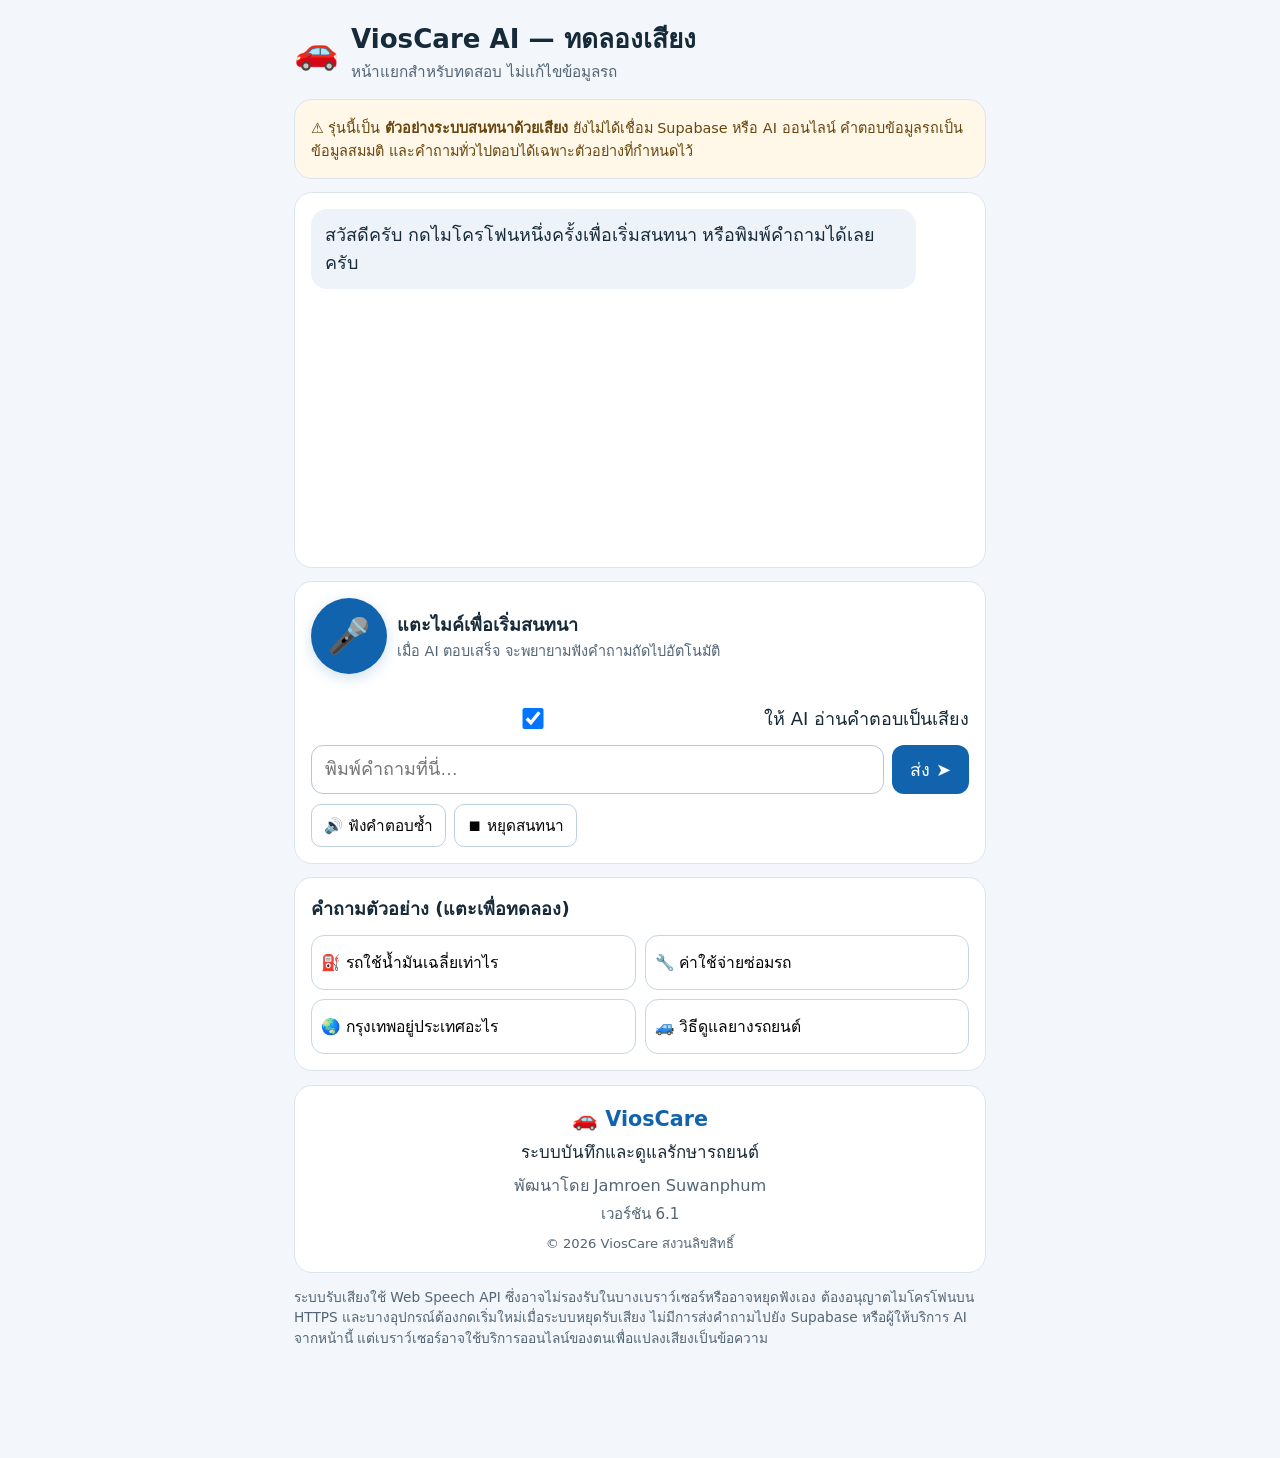
<file: ai-test.html>
<!doctype html><html lang="th"><head><meta charset="utf-8"><meta name="viewport" content="width=device-width,initial-scale=1"><title>ViosCare AI — ทดสอบเสียง</title><style>
:root{font-family:system-ui,'Noto Sans Thai',sans-serif;color:#172a39;background:#f3f7fb;font-size:18px}*{box-sizing:border-box}body{margin:0}.wrap{max-width:720px;margin:auto;padding:18px 14px 110px}header{display:flex;align-items:center;gap:12px;margin-bottom:15px}h1{font-size:1.45rem;margin:0}.muted{color:#536575;font-size:.85rem}.panel{background:white;border:1px solid #dbe5ef;border-radius:18px;padding:16px;margin-bottom:13px}.note{background:#fff7e8;color:#68450c}.chat{height:38vh;min-height:240px;overflow:auto;display:flex;flex-direction:column;gap:10px}.bubble{padding:12px 14px;border-radius:16px;max-width:92%;line-height:1.55;white-space:pre-wrap}.assistant{background:#edf3f9;align-self:flex-start}.user{background:#d8f1e5;align-self:flex-end}.controls{display:flex;align-items:center;gap:10px}.mic{border:0;border-radius:50%;width:76px;height:76px;background:#1263ae;color:white;font-size:35px;flex-shrink:0;box-shadow:0 4px 14px #1263ae33}.mic.active{background:#d84637}.mic:focus-visible,button:focus-visible,input:focus-visible{outline:3px solid #ffb900;outline-offset:2px}button{cursor:pointer;font:inherit}button:disabled{opacity:.5;cursor:not-allowed}.status{font-weight:650}.small{font-size:.8rem}.entry{display:flex;gap:8px;margin-top:12px}input{flex:1;min-width:0;padding:13px;border:1px solid #b6c7d6;border-radius:12px;font-size:1rem}button.send{background:#1263ae;color:white;border:0;border-radius:12px;padding:0 18px}.presets{display:grid;grid-template-columns:1fr 1fr;gap:9px}.preset{background:white;border:1px solid #c4d6e6;border-radius:13px;padding:12px 9px;text-align:left;font-size:.87rem;min-height:55px}.switch{display:flex;align-items:center;gap:10px;margin:10px 0}.switch input{width:21px;height:21px}.pill{border:1px solid #bed0e0;background:white;padding:8px 12px;border-radius:10px;font-size:.85rem}footer{font-size:.76rem;color:#536575;line-height:1.5}.app-credit{text-align:center;background:#fff;border:1px solid #dbe5ef;border-radius:18px;padding:18px 12px;margin-top:14px}.app-credit .brand{font-size:1.15rem;font-weight:750;color:#1263ae}.app-credit .desc{font-size:.94rem;color:#172a39;margin-top:5px}.app-credit .author{font-size:.9rem;margin-top:9px}.app-credit .version{font-size:.84rem;margin-top:5px}.app-credit .copyright{font-size:.73rem;margin-top:8px}.technical-note{margin-top:14px}#alert{color:#a62e22;font-size:.84rem;min-height:1.3em}@media(max-width:370px){.presets{grid-template-columns:1fr}.mic{width:68px;height:68px}}
</style></head><body><main class="wrap"><header><div style="font-size:36px">🚗</div><div><h1>ViosCare AI — ทดลองเสียง</h1><div class="muted">หน้าแยกสำหรับทดสอบ ไม่แก้ไขข้อมูลรถ</div></div></header><section class="panel note small">⚠️ รุ่นนี้เป็น <b>ตัวอย่างระบบสนทนาด้วยเสียง</b> ยังไม่ได้เชื่อม Supabase หรือ AI ออนไลน์ คำตอบข้อมูลรถเป็นข้อมูลสมมติ และคำถามทั่วไปตอบได้เฉพาะตัวอย่างที่กำหนดไว้</section><section class="panel"><div class="chat" id="chat" role="log" aria-live="polite"><div class="bubble assistant">สวัสดีครับ กดไมโครโฟนหนึ่งครั้งเพื่อเริ่มสนทนา หรือพิมพ์คำถามได้เลยครับ</div></div></section><section class="panel"><div class="controls"><button class="mic" id="mic" type="button" aria-label="เริ่มสนทนาด้วยเสียง">🎤</button><div><div class="status" id="status">แตะไมค์เพื่อเริ่มสนทนา</div><div class="muted small" id="hint">เมื่อ AI ตอบเสร็จ จะพยายามฟังคำถามถัดไปอัตโนมัติ</div></div></div><div id="alert" role="alert"></div><label class="switch"><input type="checkbox" id="auto" checked> ให้ AI อ่านคำตอบเป็นเสียง</label><div class="entry"><input id="question" type="text" placeholder="พิมพ์คำถามที่นี่…" aria-label="พิมพ์คำถาม"><button class="send" id="send" type="button">ส่ง ➤</button></div><div style="margin-top:10px;display:flex;gap:8px;flex-wrap:wrap"><button class="pill" id="replay" type="button">🔊 ฟังคำตอบซ้ำ</button><button class="pill" id="stop" type="button">⏹ หยุดสนทนา</button></div></section><section class="panel"><b>คำถามตัวอย่าง (แตะเพื่อทดลอง)</b><div class="presets" style="margin-top:12px"><button class="preset" data-q="รถผมใช้น้ำมันเฉลี่ยเท่าไร">⛽ รถใช้น้ำมันเฉลี่ยเท่าไร</button><button class="preset" data-q="ค่าใช้จ่ายซ่อมรถทั้งหมดเท่าไร">🔧 ค่าใช้จ่ายซ่อมรถ</button><button class="preset" data-q="กรุงเทพเป็นเมืองหลวงของประเทศอะไร">🌏 กรุงเทพอยู่ประเทศอะไร</button><button class="preset" data-q="แนะนำวิธีดูแลยางรถยนต์">🚙 วิธีดูแลยางรถยนต์</button></div></section><footer><div class="app-credit"><div class="brand">🚗 ViosCare</div><div class="desc">ระบบบันทึกและดูแลรักษารถยนต์</div><div class="author">พัฒนาโดย Jamroen Suwanphum</div><div class="version">เวอร์ชัน 6.1</div><div class="copyright">© 2026 ViosCare สงวนลิขสิทธิ์</div></div><div class="technical-note">ระบบรับเสียงใช้ Web Speech API ซึ่งอาจไม่รองรับในบางเบราว์เซอร์หรืออาจหยุดฟังเอง ต้องอนุญาตไมโครโฟนบน HTTPS และบางอุปกรณ์ต้องกดเริ่มใหม่เมื่อระบบหยุดรับเสียง ไม่มีการส่งคำถามไปยัง Supabase หรือผู้ให้บริการ AI จากหน้านี้ แต่เบราว์เซอร์อาจใช้บริการออนไลน์ของตนเพื่อแปลงเสียงเป็นข้อความ</div></footer></main><script>
(()=>{'use strict';const $=id=>document.getElementById(id),chat=$('chat'),mic=$('mic'),status=$('status'),alert=$('alert'),q=$('question'),auto=$('auto');const SpeechRecognition=window.SpeechRecognition||window.webkitSpeechRecognition;let recognition=null,session=false,listening=false,speaking=false,starting=false,lastAnswer='',currentUtterance=null,restartTimer=null,stoppingForSpeech=false;const setStatus=(s)=>status.textContent=s;function add(txt,who){const el=document.createElement('div');el.className='bubble '+who;el.textContent=txt;chat.appendChild(el);chat.scrollTop=chat.scrollHeight}function micUI(){mic.classList.toggle('active',session);mic.textContent=session?'■':'🎤';mic.setAttribute('aria-label',session?'หยุดสนทนาด้วยเสียง':'เริ่มสนทนาด้วยเสียง')}function cancelRestart(){if(restartTimer){clearTimeout(restartTimer);restartTimer=null}}function stopRecognition(){if(recognition){try{recognition.stop()}catch(e){}}}function stopSpeech(){if('speechSynthesis'in window){speechSynthesis.cancel()}speaking=false;currentUtterance=null}function endSession(){session=false;cancelRestart();stopRecognition();stopSpeech();micUI();setStatus('แตะไมค์เพื่อเริ่มสนทนา')}function scheduleListen(){cancelRestart();if(!session||speaking)return;restartTimer=setTimeout(startListen,650)}function startListen(){restartTimer=null;if(!session||speaking||listening||starting)return;if(!recognition){alert.textContent='เบราว์เซอร์นี้ไม่รองรับการพูดถาม กรุณาใช้ Chrome บน Android หรือพิมพ์คำถาม';endSession();return}starting=true;try{recognition.start()}catch(e){starting=false;alert.textContent='เริ่มไมโครโฟนไม่สำเร็จ ลองกดเริ่มใหม่';endSession()}}function say(text){lastAnswer=text;if(!auto.checked||!('speechSynthesis'in window)){setStatus(session?'กำลังเตรียมฟังคำถามต่อ…':'พร้อมรับคำถาม');scheduleListen();return}stoppingForSpeech=true;stopRecognition();stopSpeech();speaking=true;setStatus('🔊 กำลังพูดคำตอบ');const u=new SpeechSynthesisUtterance(text);currentUtterance=u;u.lang='th-TH';u.rate=.95;const voices=speechSynthesis.getVoices();const th=voices.find(v=>v.lang.toLowerCase().startsWith('th'));if(th)u.voice=th;u.onend=u.onerror=()=>{if(currentUtterance!==u)return;currentUtterance=null;speaking=false;stoppingForSpeech=false;setStatus(session?'กำลังเตรียมฟังคำถามต่อ…':'พร้อมรับคำถาม');scheduleListen()};try{speechSynthesis.speak(u)}catch(e){speaking=false;stoppingForSpeech=false;scheduleListen()}}function answer(question){const s=question.toLowerCase();if(/(น้ำมัน|lpg|แก๊ส|กิโลเมตรต่อลิตร|สิ้นเปลือง)/.test(s))return 'ตัวอย่างเท่านั้นครับ สมมติว่ารถวิ่ง 600 กิโลเมตร และใช้น้ำมัน 40 ลิตร จะเฉลี่ย 15 กิโลเมตรต่อลิตร รุ่นทดสอบนี้ยังไม่ได้อ่านข้อมูลจริงของคุณ';if(/(ค่าซ่อม|ซ่อมรถ|บำรุง|ค่าใช้จ่าย)/.test(s))return 'นี่เป็นหน้าทดลองเสียงครับ ยังไม่ได้เชื่อมข้อมูลค่าซ่อมจริงจาก ViosCare จึงยังสรุปยอดค่าใช้จ่ายให้ไม่ได้';if(/(กรุงเทพ|เมืองหลวง|ประเทศไทย)/.test(s))return 'กรุงเทพมหานครเป็นเมืองหลวงของประเทศไทยครับ';if(/(ยางรถ|ลมยาง)/.test(s))return 'ควรตรวจแรงดันลมยางตอนยางเย็นตามค่าที่ผู้ผลิตรถกำหนด ตรวจสภาพดอกยางและรอยแตกร้าวเป็นประจำครับ';if(/(สวัสดี|ชื่ออะไร)/.test(s))return 'สวัสดีครับ ผมคือผู้ช่วย ViosCare รุ่นทดลองระบบเสียงครับ';return 'ผมรับคำถามแล้วครับ แต่ตอนนี้ยังเป็นรุ่นสาธิต จึงตอบได้เฉพาะคำถามตัวอย่าง ยังไม่ได้เชื่อม AI ออนไลน์สำหรับคำถามทั่วไปอย่างอิสระครับ'}function submit(value){const text=(value||'').trim();if(!text)return;q.value='';add(text,'user');const result=answer(text);add(result,'assistant');say(result)}if(SpeechRecognition){recognition=new SpeechRecognition();recognition.lang='th-TH';recognition.continuous=false;recognition.interimResults=false;recognition.maxAlternatives=1;recognition.onstart=()=>{starting=false;listening=true;alert.textContent='';setStatus('🎤 กำลังฟัง พูดได้เลยครับ')};recognition.onresult=e=>{const text=Array.from(e.results).map(r=>r[0].transcript).join(' ').trim();if(text){stoppingForSpeech=true;stopRecognition();submit(text)}};recognition.onerror=e=>{starting=false;listening=false;if(e.error==='not-allowed'||e.error==='service-not-allowed'){alert.textContent='ยังไม่ได้อนุญาตไมโครโฟน กรุณาเปิดสิทธิ์ไมโครโฟนใน Chrome';endSession()}else if(e.error==='no-speech'){setStatus('ไม่ได้ยินเสียง กำลังลองฟังอีกครั้ง')}else if(e.error==='network'){alert.textContent='บริการรู้จำเสียงไม่พร้อมใช้งาน กรุณาตรวจอินเทอร์เน็ต';endSession()}else if(e.error!=='aborted'){setStatus('กำลังลองฟังใหม่')}};recognition.onend=()=>{listening=false;starting=false;if(stoppingForSpeech){stoppingForSpeech=false;return}if(session&&!speaking)scheduleListen()}}else{alert.textContent='เบราว์เซอร์นี้ไม่รองรับการรับเสียง กรุณาทดลองด้วย Chrome บน Android'}mic.addEventListener('click',()=>{if(session){endSession();return}session=true;micUI();stopSpeech();alert.textContent='';startListen()});$('stop').addEventListener('click',endSession);$('send').addEventListener('click',()=>submit(q.value));q.addEventListener('keydown',e=>{if(e.key==='Enter')submit(q.value)});document.querySelectorAll('[data-q]').forEach(b=>b.addEventListener('click',()=>submit(b.dataset.q)));$('replay').addEventListener('click',()=>{if(lastAnswer)say(lastAnswer)});document.addEventListener('visibilitychange',()=>{if(document.hidden&&session)endSession()});})();
</script></body></html>
</file>
